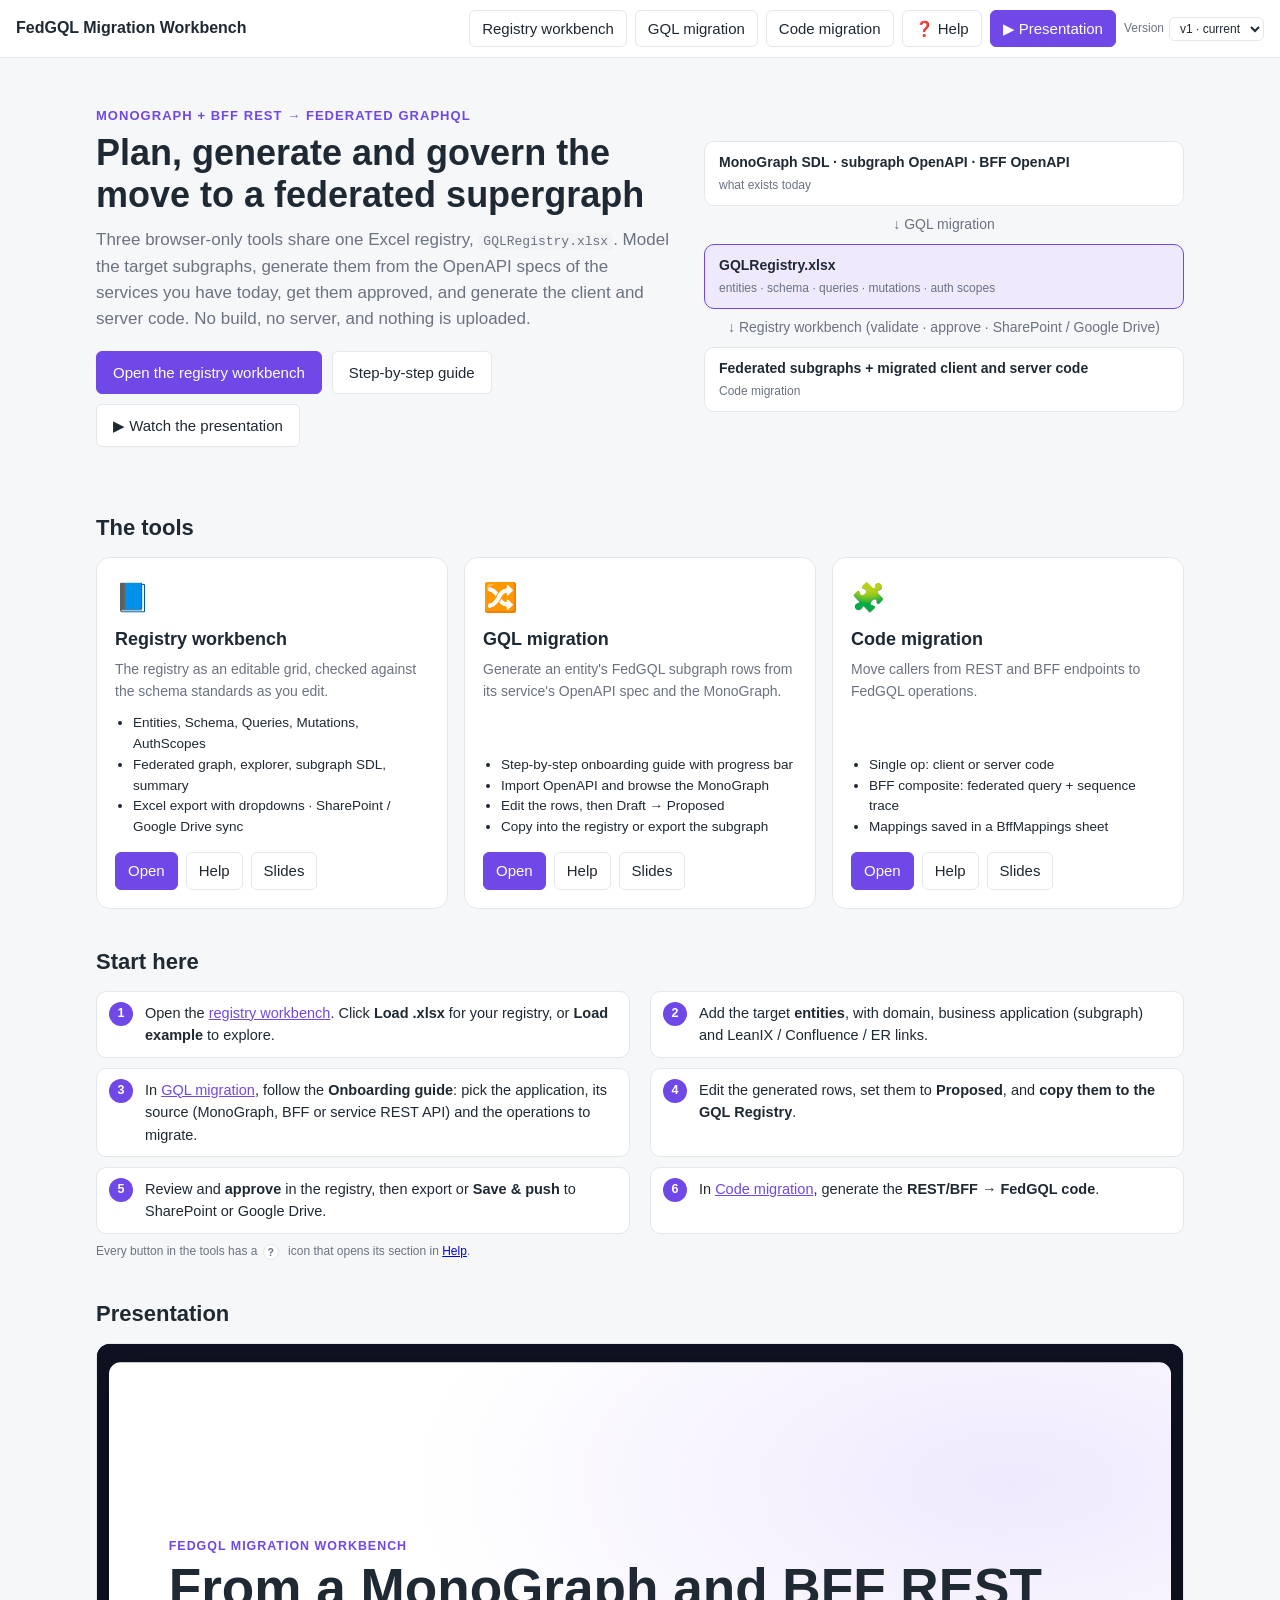
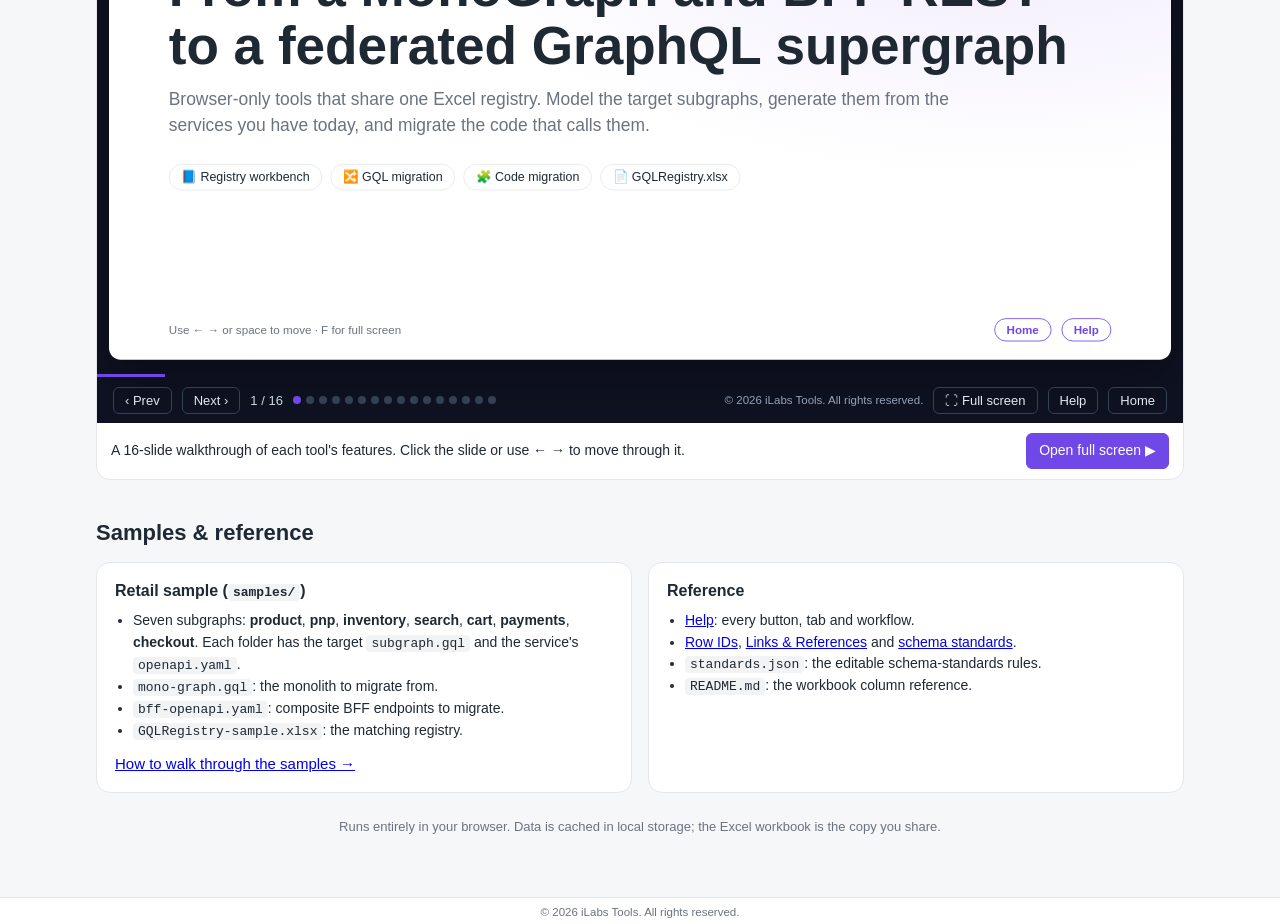
<file: index.html>
<!DOCTYPE html>
<html lang="en">
<head>
<meta charset="UTF-8" />
<meta name="viewport" content="width=device-width, initial-scale=1" />
<title>FedGQL Migration Workbench</title>
<link rel="stylesheet" href="styles.css" />
<style>
  :root{
    --bg: #f6f7f9; --panel: #fff; --ink: #1f2933; --muted: #6b7280; --line: #e4e7eb;
    --accent: #7048e8; --accent-soft: #efe9fd; --ok: #15803d; --bad: #b91c1c; --warn: #b45309;
  }
  body{ font-family: -apple-system, BlinkMacSystemFont, "Segoe UI", Roboto, Helvetica, Arial, sans-serif;
    background: var(--bg); color: var(--ink); font-size: 15px; line-height: 1.55; }
  header{ background: var(--panel); border-bottom: 1px solid var(--line); padding: 10px 16px; display: flex; align-items: center; gap: 8px; flex-wrap: wrap; }
  header a.btn{ text-decoration: none; }
  a.btn.primary{ background: var(--accent); color: #fff; border-color: var(--accent); }
  a.btn.primary:hover{ filter: brightness(1.08); }
  main{ max-width: 1120px; margin: 0 auto; padding: 0 16px 60px; }
  .hero{ padding: 48px 0 28px; display: grid; grid-template-columns: 1.2fr 1fr; gap: 32px; align-items: center; }
  .hero h2{ font-size: 36px; line-height: 1.15; margin: 0 0 12px; }
  .hero p{ font-size: 17px; color: var(--muted); margin: 0 0 18px; }
  .hero .ctas{ display: flex; gap: 10px; flex-wrap: wrap; }
  .hero .ctas a{ text-decoration: none; padding: 9px 16px; font-size: 15px; }
  .kicker{ font-size: 13px; font-weight: 700; letter-spacing: .08em; text-transform: uppercase; color: var(--accent); margin-bottom: 6px; }
  .flow{ display: grid; gap: 8px; }
  .flow div{ background: var(--panel); border: 1px solid var(--line); border-radius: 10px; padding: 10px 14px; font-size: 14px; }
  .flow div b{ display: block; }
  .flow .arrow{ border: none; background: none; text-align: center; padding: 0; color: var(--muted); }
  .flow .hi{ border-color: var(--accent); background: var(--accent-soft); }
  h2.sec{ font-size: 22px; margin: 36px 0 12px; }
  .tools{ display: grid; grid-template-columns: repeat(auto-fit, minmax(250px, 1fr)); gap: 16px; }
  .tool{ background: var(--panel); border: 1px solid var(--line); border-radius: 14px; padding: 18px; display: flex; flex-direction: column; gap: 6px; }
  .tool .ico{ font-size: 28px; }
  .tool h3{ margin: 0; font-size: 18px; }
  .tool p{ margin: 0; color: var(--muted); font-size: 14px; flex: 1; }
  .tool ul{ margin: 4px 0 8px; padding-left: 18px; font-size: 13.5px; }
  .tool .acts{ display: flex; gap: 8px; flex-wrap: wrap; }
  .tool .acts a{ text-decoration: none; }
  ol.steps{ counter-reset: s; list-style: none; padding: 0; margin: 0; display: grid; grid-template-columns: 1fr 1fr; gap: 10px 20px; }
  ol.steps li{ counter-increment: s; position: relative; background: var(--panel); border: 1px solid var(--line); border-radius: 10px; padding: 10px 12px 10px 48px; font-size: 14.5px; }
  ol.steps li::before{ content: counter(s); position: absolute; left: 12px; top: 10px; width: 24px; height: 24px; border-radius: 50%; background: var(--accent); color: #fff; font-weight: 700; font-size: 12.5px; display: flex; align-items: center; justify-content: center; }
  ol.steps a{ color: var(--accent); }
  .demo{ background: var(--panel); border: 1px solid var(--line); border-radius: 14px; overflow: hidden; }
  .demo iframe{ display: block; width: 100%; aspect-ratio: 16 / 10; border: 0; background: #0f1222; }
  .demo .bar{ display: flex; gap: 10px; align-items: center; padding: 10px 14px; border-top: 1px solid var(--line); font-size: 14px; flex-wrap: wrap; }
  .demo .bar a{ text-decoration: none; }
  .grid2{ display: grid; grid-template-columns: 1fr 1fr; gap: 16px; }
  .panel{ background: var(--panel); border: 1px solid var(--line); border-radius: 14px; padding: 16px 18px; }
  .panel h3{ margin: 0 0 6px; font-size: 16px; }
  .panel ul{ margin: 0; padding-left: 18px; font-size: 14px; }
  code{ background: #f1f3f5; padding: 1px 5px; border-radius: 4px; font-size: 13px; }
  footer{ color: var(--muted); font-size: 13px; text-align: center; padding: 24px 0 0; }
  @media (max-width: 860px){
    .hero, .tools, .grid2, ol.steps{ grid-template-columns: 1fr; }
    .hero{ padding-top: 28px; }
  }
</style>
</head>
<body>
<header>
  <h1>FedGQL Migration Workbench</h1>
  <span class="spacer"></span>
  <a class="btn" href="workbench.html">Registry workbench</a>
  <a class="btn" href="gql-migration.html">GQL migration</a>
  <a class="btn" href="subgraph-codemigration.html">Code migration</a>
  <!-- 
  <a class="btn" href="data-mapping.html">Data mapping</a>
  <a class="btn" href="rtm-mapping.html">Traceability</a>
--> 
  <a class="btn" href="help.html">❓ Help</a>
  <a class="btn primary" href="demo.html">▶ Presentation</a>
</header>

<main>
  <section class="hero">
    <div>
      <div class="kicker">MonoGraph + BFF REST → federated GraphQL</div>
      <h2>Plan, generate and govern the move to a federated supergraph</h2>
      <p>Three browser-only tools share one Excel registry, <code>GQLRegistry.xlsx</code>. Model the target
        subgraphs, generate them from the OpenAPI specs of the services you have today, get them approved,
        and generate the client and server code. No build, no server, and nothing is uploaded.</p>
      <div class="ctas">
        <a class="btn primary" href="workbench.html">Open the registry workbench</a>
        <a class="btn" href="help.html#quick-start">Step-by-step guide</a>
        <a class="btn" href="demo.html">▶ Watch the presentation</a>
      </div>
    </div>
    <div class="flow" aria-label="How the tools fit together">
      <div><b>MonoGraph SDL · subgraph OpenAPI · BFF OpenAPI</b><span class="hint">what exists today</span></div>
      <div class="arrow">↓ GQL migration</div>
      <div class="hi"><b>GQLRegistry.xlsx</b><span class="hint">entities · schema · queries · mutations · auth scopes</span></div>
      <div class="arrow">↓ Registry workbench (validate · approve · SharePoint / Google Drive)</div>
      <div><b>Federated subgraphs + migrated client and server code</b><span class="hint">Code migration</span></div>
    </div>
  </section>

  <h2 class="sec">The tools</h2>
  <div class="tools">
    <div class="tool">
      <div class="ico">📘</div><h3>Registry workbench</h3>
      <p>The registry as an editable grid, checked against the schema standards as you edit.</p>
      <ul><li>Entities, Schema, Queries, Mutations, AuthScopes</li><li>Federated graph, explorer, subgraph SDL, summary</li><li>Excel export with dropdowns · SharePoint / Google Drive sync</li></ul>
      <div class="acts"><a class="btn primary" href="workbench.html">Open</a><a class="btn" href="help.html#workbench">Help</a><a class="btn" href="demo.html#wb">Slides</a></div>
    </div>
    <div class="tool">
      <div class="ico">🔀</div><h3>GQL migration</h3>
      <p>Generate an entity's FedGQL subgraph rows from its service's OpenAPI spec and the MonoGraph.</p>
      <ul><li>Step-by-step onboarding guide with progress bar</li><li>Import OpenAPI and browse the MonoGraph</li><li>Edit the rows, then Draft → Proposed</li><li>Copy into the registry or export the subgraph</li></ul>
      <div class="acts"><a class="btn primary" href="gql-migration.html">Open</a><a class="btn" href="help.html#migration">Help</a><a class="btn" href="demo.html#mig">Slides</a></div>
    </div>
    <div class="tool">
      <div class="ico">🧩</div><h3>Code migration</h3>
      <p>Move callers from REST and BFF endpoints to FedGQL operations.</p>
      <ul><li>Single op: client or server code</li><li>BFF composite: federated query + sequence trace</li><li>Mappings saved in a BffMappings sheet</li></ul>
      <div class="acts"><a class="btn primary" href="subgraph-codemigration.html">Open</a><a class="btn" href="help.html#code-migration">Help</a><a class="btn" href="demo.html#code">Slides</a></div>
    </div>
    <!-- 
    <div class="tool">
      <div class="ico">🧭</div><h3>Requirements traceability</h3>
      <p>Trace a program's high-level requirements to detail requirements, impacted applications and interfaces, and the Data mapping datasets they change.</p>
      <ul><li>Onboarding guide: HLR → reqs → design → detail design</li><li>Change summary across apps, interfaces, datasets</li><li>Lineage by HLR ID · coverage checks</li></ul>
      <div class="acts"><a class="btn primary" href="rtm-mapping.html">Open</a><a class="btn" href="help.html#rtm">Help</a><a class="btn" href="samples/RTM-Sample.xlsx">Sample .xlsx</a></div>
    </div>
    <div class="tool">
      <div class="ico">🗺️</div><h3>Data mapping registry</h3>
      <p>Register applications by domain, then trace each attribute from MDM / PIM through integration and domain services to the BFF / FedGQL router and the UI.</p>
      <ul><li>Domains &amp; applications registry with architecture checks</li><li>Editable source → target mapping canvas</li><li>Lineage by business term · systems &amp; flows</li><li>Kafka event catalog · Avro / JSON Schema / SDL / DDL</li></ul>
      <div class="acts"><a class="btn primary" href="data-mapping.html">Open</a><a class="btn" href="samples/DataMappingRegistry-sample.xlsx">Sample .xlsx</a></div>
    </div>
    -->
  </div>

  <h2 class="sec">Start here</h2>
  <ol class="steps">
    <li>Open the <a href="workbench.html">registry workbench</a>. Click <b>Load .xlsx</b> for your registry, or <b>Load example</b> to explore.</li>
    <li>Add the target <b>entities</b>, with domain, business application (subgraph) and LeanIX / Confluence / ER links.</li>
    <li>In <a href="gql-migration.html">GQL migration</a>, follow the <b>Onboarding guide</b>: pick the application, its source (MonoGraph, BFF or service REST API) and the operations to migrate.</li>
    <li>Edit the generated rows, set them to <b>Proposed</b>, and <b>copy them to the GQL Registry</b>.</li>
    <li>Review and <b>approve</b> in the registry, then export or <b>Save &amp; push</b> to SharePoint or Google Drive.</li>
    <li>In <a href="subgraph-codemigration.html">Code migration</a>, generate the <b>REST/BFF → FedGQL code</b>.</li>
  </ol>
  <p class="hint" style="margin-top:8px">Every button in the tools has a <span class="help-ico" style="display:inline-flex">?</span> icon that opens its section in <a href="help.html">Help</a>.</p>

  <h2 class="sec">Presentation</h2>
  <div class="demo">
    <iframe src="demo.html" title="Workbench presentation" loading="lazy"></iframe>
    <div class="bar"><span>A 16-slide walkthrough of each tool's features. Click the slide or use ← → to move through it.</span><span class="spacer" style="flex:1"></span><a class="btn primary" href="demo.html">Open full screen ▶</a></div>
  </div>

  <h2 class="sec">Samples &amp; reference</h2>
  <div class="grid2">
    <div class="panel">
      <h3>Retail sample (<code>samples/</code>)</h3>
      <ul>
        <li>Seven subgraphs: <b>product</b>, <b>pnp</b>, <b>inventory</b>, <b>search</b>, <b>cart</b>, <b>payments</b>, <b>checkout</b>. Each folder has the target <code>subgraph.gql</code> and the service's <code>openapi.yaml</code>.</li>
        <li><code>mono-graph.gql</code>: the monolith to migrate from.</li>
        <li><code>bff-openapi.yaml</code>: composite BFF endpoints to migrate.</li>
        <li><code>GQLRegistry-sample.xlsx</code>: the matching registry.</li>
        <!-- 
        <li><code>DataMappingRegistry-sample.xlsx</code>: product and cart data mapped from MDM / PIM through Kafka, the services and the supergraph to the web, for <a href="data-mapping.html">Data mapping</a>.</li>
        <li><code>DataMappingRegistry-FCC-sample.xlsx</code>: cart &amp; checkout on Flipkart Commerce Cloud (FCC Transact API), from the PDP through the FCC cart, checkout, payment and order calls to the Order Service, plus a Databricks catalog hub (FCC Catalog, Algolia, Elasticsearch) and a ClickHouse data feed observatory, for <a href="data-mapping.html">Data mapping</a> (<a href="help.html#dm-samples">details</a>).</li>
        -->
      </ul>
      <p style="margin:10px 0 0"><a href="help.html#try-samples">How to walk through the samples →</a></p>
    </div>
    <div class="panel">
      <h3>Reference</h3>
      <ul>
        <li><a href="help.html">Help</a>: every button, tab and workflow.</li>
        <li><a href="help.html#row-ids">Row IDs</a>, <a href="help.html#links">Links &amp; References</a> and <a href="help.html#wb-standards">schema standards</a>.</li>
        <li><code>standards.json</code>: the editable schema-standards rules.</li>
        <li><code>README.md</code>: the workbook column reference.</li>
      </ul>
    </div>
  </div>

  <footer>Runs entirely in your browser. Data is cached in local storage; the Excel workbook is the copy you share.</footer>
</main>
<script src="versions.js" defer></script>
<footer class="site-foot">© 2026 iLabs Tools. All rights reserved.</footer>
</body>
</html>
</file>
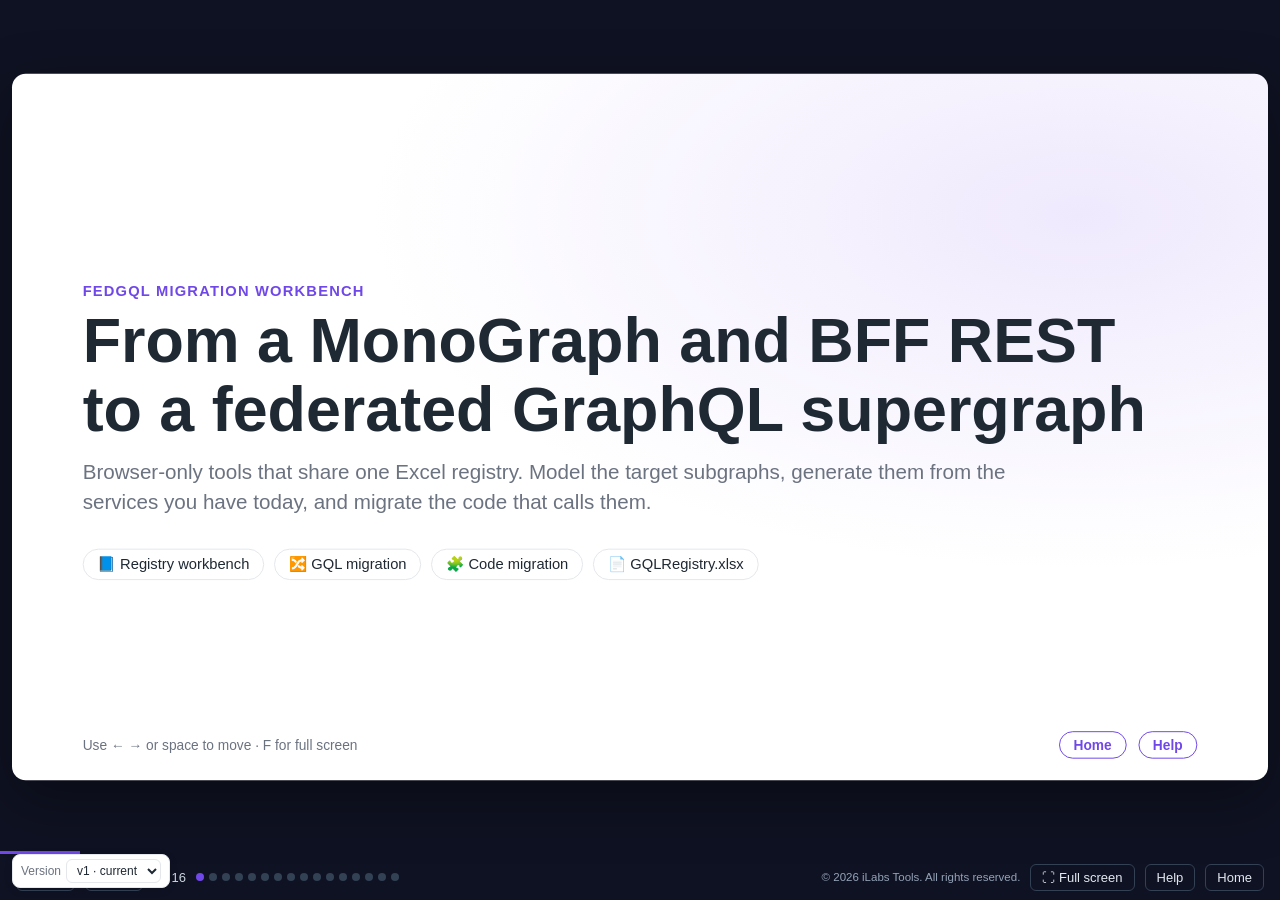
<file: demo.html>
<!DOCTYPE html>
<html lang="en">
<head>
<meta charset="UTF-8" />
<meta name="viewport" content="width=device-width, initial-scale=1" />
<title>Workbench Demo</title>
<style>
  :root{
    --bg: #0f1222; --stage: #ffffff; --ink: #1f2933; --muted: #6b7280; --line: #e4e7eb;
    --accent: #7048e8; --accent-soft: #efe9fd; --query: #0b7285; --mutation: #b45309;
    --ok: #15803d; --bad: #b91c1c; --warn: #b45309; --code: #0f172a;
  }
  *{ box-sizing: border-box; }
  html, body{ margin: 0; height: 100%; background: var(--bg); overflow: hidden;
    font-family: -apple-system, BlinkMacSystemFont, "Segoe UI", Roboto, Helvetica, Arial, sans-serif; color: var(--ink); }
  /* 1280×720 stage scaled to fit the window (PowerPoint-style) */
  #viewport{ position: absolute; inset: 0 0 46px 0; display: flex; align-items: center; justify-content: center; }
  #stage{ width: 1280px; height: 720px; position: relative; flex: none; transform-origin: center center; }
  .slide{ position: absolute; inset: 0; background: var(--stage); border-radius: 14px; padding: 56px 72px 48px;
    display: none; flex-direction: column; overflow: hidden; box-shadow: 0 20px 60px rgba(0,0,0,.35); }
  .slide.active{ display: flex; animation: in .35s ease; }
  @keyframes in{ from{ opacity: 0; transform: translateX(24px); } to{ opacity: 1; transform: none; } }
  .kicker{ font-size: 15px; font-weight: 700; letter-spacing: .08em; text-transform: uppercase; color: var(--accent); margin-bottom: 8px; }
  .slide h1{ font-size: 50px; line-height: 1.1; margin: 0 0 14px; }
  .slide h2{ font-size: 36px; line-height: 1.15; margin: 0 0 18px; }
  .slide p.sub{ font-size: 21px; color: var(--muted); margin: 0 0 22px; max-width: 980px; line-height: 1.45; }
  .cols{ display: grid; grid-template-columns: 1fr 1.15fr; gap: 40px; flex: 1; min-height: 0; align-items: start; }
  .cols.wide{ grid-template-columns: .8fr 1.35fr; gap: 32px; }
  table.m.wrap td{ white-space: normal; }
  ul.pts{ margin: 0; padding: 0; list-style: none; font-size: 19px; line-height: 1.45; }
  ul.pts li{ padding-left: 30px; position: relative; margin: 0 0 14px; }
  ul.pts li::before{ content: ""; position: absolute; left: 4px; top: 10px; width: 10px; height: 10px; border-radius: 3px; background: var(--accent); }
  ul.pts b{ color: var(--ink); }
  .foot{ position: absolute; left: 72px; right: 72px; bottom: 22px; display: flex; gap: 12px; align-items: center; font-size: 14px; color: var(--muted); }
  .foot .sp{ flex: 1; }
  .foot a, a.cta{ color: var(--accent); text-decoration: none; font-weight: 600; border: 1px solid var(--accent); border-radius: 999px; padding: 5px 14px; }
  .foot a:hover, a.cta:hover{ background: var(--accent); color: #fff; }
  code, .mono{ font-family: ui-monospace, SFMono-Regular, Menlo, monospace; }
  code{ background: #f1f3f5; padding: 1px 6px; border-radius: 5px; font-size: .88em; }

  /* title slide */
  .title{ background: radial-gradient(1200px 600px at 85% 20%, #efe9fd 0%, #fff 60%); justify-content: center; }
  .title h1{ font-size: 64px; }
  .badges{ display: flex; gap: 10px; flex-wrap: wrap; margin-top: 10px; }
  .badge{ font-size: 15px; border: 1px solid var(--line); border-radius: 999px; padding: 6px 14px; background: #fff; }

  /* mock app window */
  .win{ border: 1px solid var(--line); border-radius: 12px; background: #f6f7f9; overflow: hidden; box-shadow: 0 10px 30px rgba(15,18,34,.12); font-size: 13px; }
  .win .bar{ background: #fff; border-bottom: 1px solid var(--line); padding: 8px 12px; display: flex; gap: 6px; align-items: center; }
  .win .bar i{ width: 10px; height: 10px; border-radius: 50%; background: #e4e7eb; display: inline-block; }
  .win .bar b{ margin-left: 8px; font-size: 13px; }
  .win .bar .btn{ margin-left: auto; }
  .btn{ display: inline-block; border: 1px solid var(--line); background: #fff; border-radius: 6px; padding: 3px 9px; font-size: 12px; white-space: nowrap; }
  .btn.p{ background: var(--accent); color: #fff; border-color: var(--accent); }
  .tabs{ display: flex; gap: 2px; background: #fff; border-bottom: 1px solid var(--line); padding: 0 10px; }
  .tabs span{ padding: 7px 10px; color: var(--muted); border-bottom: 2px solid transparent; font-size: 12.5px; }
  .tabs span.on{ color: var(--accent); border-bottom-color: var(--accent); font-weight: 600; }
  .body{ padding: 12px; }
  table.m{ border-collapse: collapse; width: 100%; background: #fff; font-size: 12px; }
  table.m th, table.m td{ border: 1px solid var(--line); padding: 5px 7px; text-align: left; white-space: nowrap; }
  table.m th{ background: #f8f9fb; font-weight: 600; }
  .sel{ border: 1px solid #c9ccd1; border-radius: 5px; padding: 1px 6px; background: #fff; }
  .sel::after{ content: " ▾"; color: var(--muted); }
  .chip{ display: inline-block; border-radius: 999px; padding: 1px 8px; font-size: 11px; border: 1px solid var(--line); }
  .chip.draft{ color: var(--muted); } .chip.prop{ color: var(--warn); border-color: var(--warn); background: #fdf4e7; }
  .chip.appr{ color: var(--ok); border-color: var(--ok); background: #eafaf0; }
  .chip.lt{ color: var(--accent); border-color: var(--accent); background: var(--accent-soft); }
  .q{ color: var(--query); font-weight: 700; } .mu{ color: var(--mutation); font-weight: 700; }
  .warnrow td{ background: #fdf9ef; } .errcell{ outline: 2px solid var(--bad); outline-offset: -2px; }
  .hl{ box-shadow: 0 0 0 3px #fde68a; border-radius: 6px; }
  pre.code{ background: var(--code); color: #e2e8f0; padding: 12px 14px; border-radius: 10px; margin: 0; font-size: 12.5px; line-height: 1.5; overflow: hidden; white-space: pre; }
  pre.code .k{ color: #c4b5fd; } pre.code .c{ color: #64748b; } pre.code .s{ color: #86efac; } pre.code mark{ background: #78350f; color: #fde68a; border-radius: 3px; padding: 0 2px; }

  /* diagrams */
  .flow{ display: flex; align-items: stretch; gap: 14px; margin-top: 10px; }
  .node{ flex: 1; border: 1px solid var(--line); border-radius: 14px; padding: 16px; background: #fff; }
  .node h3{ margin: 0 0 6px; font-size: 19px; }
  .node p{ margin: 0; color: var(--muted); font-size: 15px; line-height: 1.4; }
  .node.hi{ border-color: var(--accent); background: var(--accent-soft); }
  .arrow{ align-self: center; font-size: 28px; color: var(--muted); }
  .tools{ display: grid; grid-template-columns: repeat(3, 1fr); gap: 20px; margin-top: 8px; }
  .tool{ border: 1px solid var(--line); border-radius: 16px; padding: 22px; background: #fff; display: flex; flex-direction: column; gap: 8px; }
  .tool .ico{ font-size: 34px; }
  .tool h3{ margin: 0; font-size: 22px; }
  .tool p{ margin: 0; color: var(--muted); font-size: 15.5px; line-height: 1.45; flex: 1; }
  .sg{ display: grid; grid-template-columns: repeat(4, 1fr); gap: 14px; }
  .sgc{ border: 1px solid var(--line); border-radius: 12px; padding: 14px; background: #fff; font-size: 14px; }
  .sgc h4{ margin: 0 0 6px; font-size: 17px; color: var(--accent); }
  .sgc div{ color: var(--muted); line-height: 1.45; }
  .router{ text-align: center; margin: 0 auto 14px; width: 60%; border: 2px dashed var(--accent); border-radius: 12px; padding: 10px; font-weight: 700; color: var(--accent); }
  ol.big{ counter-reset: s; list-style: none; padding: 0; margin: 0; display: grid; grid-template-columns: 1fr 1fr; gap: 12px 28px; }
  ol.big li{ counter-increment: s; position: relative; padding: 10px 14px 10px 54px; border: 1px solid var(--line); border-radius: 12px; font-size: 16.5px; line-height: 1.35; }
  ol.big li::before{ content: counter(s); position: absolute; left: 12px; top: 10px; width: 30px; height: 30px; border-radius: 50%; background: var(--accent); color: #fff; font-weight: 700; display: flex; align-items: center; justify-content: center; }
  .seq{ font-size: 13px; }
  .seq .lane{ display: grid; grid-template-columns: 110px repeat(4, 1fr); gap: 6px; margin-bottom: 6px; align-items: center; }
  .seq .actor{ text-align: center; background: #fff; border: 1px solid var(--line); border-radius: 8px; padding: 6px 4px; font-weight: 600; }
  .seq .msg{ grid-column: span 1; background: var(--accent-soft); border-radius: 6px; padding: 4px 8px; }

  /* controls */
  #controls{ position: fixed; left: 0; right: 0; bottom: 0; height: 46px; display: flex; align-items: center; gap: 10px; padding: 0 16px; color: #cbd5e1; font-size: 13px; }
  #controls button, #controls a{ background: transparent; color: #e2e8f0; border: 1px solid #334155; border-radius: 6px; padding: 5px 11px; font: inherit; cursor: pointer; text-decoration: none; }
  #controls button:hover, #controls a:hover{ background: #1e293b; }
  #controls .copy{ font-size: 11.5px; color: #94a3b8; white-space: nowrap; }
  @media (max-width: 760px){ #controls .copy{ display: none; } }
  #controls .sp{ flex: 1; }
  #progress{ position: fixed; left: 0; bottom: 46px; height: 3px; background: var(--accent); transition: width .3s; }
  #dots{ display: flex; gap: 5px; }
  #dots b{ width: 8px; height: 8px; border-radius: 50%; background: #334155; cursor: pointer; }
  #dots b.on{ background: var(--accent); }
  @media (prefers-reduced-motion: reduce){ .slide.active{ animation: none; } }
</style>
</head>
<body>
<div id="viewport"><div id="stage">

<!-- 1 · Title -->
<section class="slide title" data-id="intro">
  <div class="kicker">FedGQL Migration Workbench</div>
  <h1>From a MonoGraph and BFF REST<br>to a federated GraphQL supergraph</h1>
  <p class="sub">Browser-only tools that share one Excel registry. Model the target subgraphs, generate them from the services you have today, and migrate the code that calls them.</p>
  <div class="badges"><span class="badge">📘 Registry workbench</span><span class="badge">🔀 GQL migration</span><span class="badge">🧩 Code migration</span><span class="badge">📄 GQLRegistry.xlsx</span></div>
  <div class="foot"><span>Use ← → or space to move · F for full screen</span><span class="sp"></span><a href="index.html">Home</a><a href="help.html">Help</a></div>
</section>

<!-- 2 · Journey -->
<section class="slide" data-id="journey">
  <div class="kicker">The journey</div>
  <h2>Split the monolith into subgraphs, one entity at a time</h2>
  <div class="flow">
    <div class="node"><h3>Today</h3><p>A monolithic <b>MonoGraph</b> schema, plus <b>BFF</b> REST endpoints that fan out to several services by hand.</p></div>
    <div class="arrow">→</div>
    <div class="node hi"><h3>Registry</h3><p>Every entity, type, operation and auth scope in <code>GQLRegistry.xlsx</code>, with owners, approval status and links.</p></div>
    <div class="arrow">→</div>
    <div class="node"><h3>Target</h3><p>Federated <b>subgraphs</b> joined by <code>@key</code>. The router answers one query from several subgraphs.</p></div>
  </div>
  <ul class="pts" style="margin-top:34px">
    <li><b>Generate the subgraphs</b> from each service's OpenAPI spec, and check them against the MonoGraph.</li>
    <li><b>Govern</b> every change: Draft → Proposed → Approved, checked against the schema standards.</li>
    <li><b>Migrate the callers</b>: REST and BFF endpoints become FedGQL client and server code.</li>
  </ul>
  <div class="foot"><span>2</span><span class="sp"></span><a href="help.html#overview">Help: overview</a></div>
</section>

<!-- 3 · Three tools -->
<section class="slide" data-id="tools">
  <div class="kicker">Three tools, one workbook</div>
  <h2>What each tool does</h2>
  <div class="tools">
    <div class="tool"><div class="ico">📘</div><h3>Registry workbench</h3><p>The registry as an editable grid, with a federated graph view, an operation explorer, subgraph SDL, a summary and SharePoint / Google Drive sync.</p><a class="cta" href="workbench.html">workbench.html</a></div>
    <div class="tool"><div class="ico">🔀</div><h3>GQL migration</h3><p>Turn a service's OpenAPI spec and the MonoGraph into FedGQL registry rows. Review, propose and copy them into the registry.</p><a class="cta" href="gql-migration.html">gql-migration.html</a></div>
    <div class="tool"><div class="ico">🧩</div><h3>Code migration</h3><p>Map REST operations and BFF endpoints to FedGQL operations, and generate client and server code plus federated queries.</p><a class="cta" href="subgraph-codemigration.html">subgraph-codemigration.html</a></div>
  </div>
  <div class="foot"><span>3</span><span class="sp"></span><a href="help.html#quick-start">Help: quick start</a></div>
</section>

<!-- 4 · Registry grid -->
<section class="slide" data-id="wb">
  <div class="kicker">Registry workbench · workbench.html</div>
  <h2>The registry as an editable grid</h2>
  <div class="cols wide">
    <ul class="pts">
      <li><b>Five sheets</b>: Entities, Schema, Queries, Mutations, AuthScopes.</li>
      <li><b>Dropdowns</b> for entity, Kind, Persona and Approval Status, including in the exported Excel file.</li>
      <li><b>Row IDs include the entity</b>: <code>QRY-ENT-003-001</code>. Picking a row's entity renumbers its ID.</li>
      <li>Excel-style <b>filter, widen and hide</b> on every column. Edits save automatically.</li>
      <li><b>Links</b> are tagged <span class="chip lt">LeanIX</span> <span class="chip lt">Confluence</span> <span class="chip lt">ER</span>.</li>
    </ul>
    <div class="win">
      <div class="bar"><i></i><i></i><i></i><b>GraphQL Schema Registry</b><span class="btn">Load .xlsx</span><span class="btn">Export .xlsx</span><span class="btn">Template</span></div>
      <div class="tabs"><span class="on">Registry</span><span>Federated Graph</span><span>Explorer</span><span>Subgraph SDL</span><span>Summary</span></div>
      <div class="body">
        <div style="display:flex;gap:6px;margin-bottom:8px"><span class="btn">Entities (5)</span><span class="btn">Schema (27)</span><span class="btn p">Queries (5)</span><span class="btn">Mutations (2)</span><span class="btn">AuthScopes (11)</span></div>
        <table class="m wrap">
          <tr><th>QueryID</th><th>Entity</th><th>Query</th><th>Return</th><th>Approval</th></tr>
          <tr><td class="mono">QRY-ENT-001-001</td><td><span class="sel">ENT-001 · Product</span></td><td>product</td><td>Product</td><td><span class="chip appr">Approved</span></td></tr>
          <tr><td class="mono">QRY-ENT-002-001</td><td><span class="sel">ENT-002 · ProductStoreContext</span></td><td>productStoreContext</td><td>ProductStoreContext</td><td><span class="chip prop">Proposed</span></td></tr>
          <tr><td class="mono">QRY-ENT-004-001</td><td><span class="sel">ENT-004 · ProductSearch</span></td><td>searchProducts</td><td>SearchResponse!</td><td><span class="chip draft">Draft</span></td></tr>
          <tr><td class="mono hl">QRY-ENT-000-001</td><td><span class="sel">—</span></td><td></td><td></td><td></td></tr>
        </table>
        <div style="margin-top:8px;font-size:12px;color:var(--muted)">↑ <b>+ Add row</b> creates <code>…-ENT-000-001</code>; pick an entity and it becomes <code>QRY-ENT-00n-###</code>.</div>
      </div>
    </div>
  </div>
  <div class="foot"><span>4</span><span class="sp"></span><a href="workbench.html">Open</a><a href="help.html#wb-registry">Help</a></div>
</section>

<!-- 5 · AuthScopes -->
<section class="slide" data-id="wb-scopes">
  <div class="kicker">Registry workbench · AuthScopes</div>
  <h2>Auth scopes: one row per scope and persona</h2>
  <div class="cols">
    <ul class="pts">
      <li>Pick the <b>Persona</b> from a dropdown: Customer, CustomerCare, B2BShopper, B2BShopperCare, B2BAdmin, B2BAdminCare.</li>
      <li>Describe the <b>Permission</b> the scope grants that persona. <b>No row means no access.</b></li>
      <li>Scopes belong to an entity, so their IDs are <code>SCP-&lt;EntityID&gt;-###</code>.</li>
    </ul>
    <div class="win">
      <div class="bar"><i></i><i></i><i></i><b>AuthScopes (11)</b></div>
      <div class="body">
        <table class="m">
          <tr><th>ScopeID</th><th>Scope</th><th>Persona</th><th>Permission</th></tr>
          <tr><td class="mono">SCP-ENT-002-001</td><td>price:read</td><td><span class="sel">Customer</span></td><td>read store shelf price</td></tr>
          <tr><td class="mono">SCP-ENT-002-002</td><td>price:read</td><td><span class="sel">B2BShopper</span></td><td>read own org contract price</td></tr>
          <tr><td class="mono">SCP-ENT-002-004</td><td>price:write</td><td><span class="sel hl">B2BAdmin</span></td><td>set store price for own org</td></tr>
          <tr><td class="mono">SCP-ENT-003-001</td><td>inventory:read</td><td><span class="sel">Customer</span></td><td>read store availability</td></tr>
          <tr><td class="mono">SCP-ENT-004-001</td><td>search:read</td><td><span class="sel">Customer</span></td><td>search the catalogue</td></tr>
        </table>
      </div>
    </div>
  </div>
  <div class="foot"><span>5</span><span class="sp"></span><a href="workbench.html">Open</a><a href="help.html#sheet-authscopes">Help</a></div>
</section>

<!-- 6 · Standards -->
<section class="slide" data-id="wb-standards">
  <div class="kicker">Registry workbench · schema standards</div>
  <h2>Schema standards checked as you type</h2>
  <div class="cols">
    <ul class="pts">
      <li>Rules come from <i>GQL Federation — Schema Standards and Patterns</i> (<code>standards.json</code>).</li>
      <li>Flagged cells are <b>outlined</b>. The ⚠ badge lists each issue with a fix and a link to the relevant section.</li>
      <li>Filter the grid to <b>rows with issues</b>. <b>Standards ⓘ</b> opens the full rule list.</li>
      <li>Advisory in the registry. In GQL migration, <b>errors block</b> copying and export.</li>
    </ul>
    <div class="win">
      <div class="bar"><i></i><i></i><i></i><b>Schema</b><span class="btn" style="color:var(--warn);border-color:var(--warn)">⚠ 2 rows with standards issues</span></div>
      <div class="body">
        <table class="m">
          <tr><th>TypeName</th><th>Definition</th><th></th></tr>
          <tr class="warnrow"><td>Price</td><td class="mono">amount: <span class="errcell">Float!</span></td><td><span class="chip prop">⚠ 1</span></td></tr>
          <tr><td colspan="3" style="white-space:normal;font-size:11.5px;color:var(--warn)">SCALAR-MONEY-NOT-DECIMAL — monetary fields should use the <b>Money</b> scalar · §Scalars ↗</td></tr>
          <tr class="warnrow"><td>SearchResponse</td><td class="mono">facets: <span class="errcell">[SearchFacet!]</span></td><td><span class="chip" style="color:var(--bad);border-color:var(--bad)">⚠ 1</span></td></tr>
          <tr><td colspan="3" style="white-space:normal;font-size:11.5px;color:var(--bad)">NULL-ARRAY-NONNULL — arrays must be <b>[Type!]!</b> (no data = empty array) · §Nullability ↗</td></tr>
        </table>
      </div>
    </div>
  </div>
  <div class="foot"><span>6</span><span class="sp"></span><a href="workbench.html">Open</a><a href="help.html#wb-standards">Help</a></div>
</section>

<!-- 7 · Views -->
<section class="slide" data-id="wb-views">
  <div class="kicker">Registry workbench · views</div>
  <h2>See the supergraph the registry describes</h2>
  <div class="cols">
    <ul class="pts">
      <li><b>Federated Graph</b>: a Mermaid diagram of router → subgraphs → entities, grouped by application or capability.</li>
      <li><b>Federated Graph</b>: subgraphs → entities, an Apollo-style schema <b>Visualization</b> with lint markers, and a <b>Mermaid ER</b> of how types extend each other across subgraphs.</li>
      <li><b>Explorer</b>: search the queries and mutations and see each one's signature, a sample operation and the entity SDL.</li>
      <li><b>✎ Edit row</b>: every field and parameter as its own row with a description.</li>
      <li><b>Subgraph SDL</b>: the complete SDL for an entity, with <b>borrow / extend</b> for entities owned by other subgraphs.</li>
      <li><b>Summary</b>: counts per subgraph, an approval breakdown and a tree of type relationships.</li>
    </ul>
<pre class="code"><span class="c"># Subgraph SDL — pnp (ENT-002)</span>
<span class="k">type</span> ProductStoreContext <span class="c">@key(fields: "sku storeId")</span> {
  sku: String!
  storeId: ID!
  price: Price!
}
<span class="k">type</span> Price { amount: Money!  currency: String! }

<span class="k">extend type</span> Product <span class="c">@key(fields: "sku")</span> {
  sku: String! <span class="c">@external</span>
  <mark>storeContext(storeId: ID!): ProductStoreContext</mark>
  <mark>allStoreContexts: [ProductStoreContext!]!</mark>
}

<span class="k">type</span> Query {
  productStoreContext(sku: String!, storeId: ID!): ProductStoreContext
}</pre>
  </div>
  <div class="foot"><span>7</span><span class="sp"></span><a href="workbench.html">Open</a><a href="help.html#wb-graph">Help</a></div>
</section>

<!-- 8 · Sync -->
<section class="slide" data-id="wb-sync">
  <div class="kicker">Registry workbench · sharing</div>
  <h2>Excel is the shared copy; SharePoint or Google Drive keeps the versions</h2>
  <div class="flow">
    <div class="node"><h3>📥 Load / Template / Example</h3><p>Open a workbook, start from the template (it includes the FedGQL default scalars), or load the retail sample.</p></div>
    <div class="node hi"><h3>🔀 Pull &amp; merge</h3><p>Compares your last sync, your local edits and the SharePoint or Drive copy. If both sides changed a row, both versions are kept.</p></div>
    <div class="node"><h3>📤 Save &amp; push</h3><p>Downloads the next version (<code>…-v3.xlsx</code>) to upload next to the previous one in SharePoint or Drive.</p></div>
  </div>
  <ul class="pts" style="margin-top:30px">
    <li>Switch between <b>SharePoint</b> and <b>Google Drive</b> in the sync bar. No sign-in: the page opens the file or folder for you.</li>
    <li>Exports include <b>in-cell dropdowns</b> for Persona, Kind, Approval Status and EntityID.</li>
  </ul>
  <div class="foot"><span>8</span><span class="sp"></span><a href="workbench.html">Open</a><a href="help.html#wb-sharepoint">Help</a></div>
</section>

<!-- 9 · Migration: load + import -->
<section class="slide" data-id="mig">
  <div class="kicker">GQL migration · gql-migration.html</div>
  <h2>Pick the entity, import the service's OpenAPI spec</h2>
  <div class="cols">
    <ul class="pts">
      <li><b>Load data</b>: load <code>GQLRegistry.xlsx</code> and pick the <b>registry entity</b> to migrate.</li>
      <li><b>Import OpenAPI spec</b>: schemas become types, request bodies become inputs, GETs become <span class="q">queries</span> and writes become <span class="mu">mutations</span>.</li>
      <li>Generated rows get the entity in their IDs: <code>SCH-</code>, <code>QRY-</code>, <code>MUT-ENT-002-###</code>.</li>
      <li>You can reload a <code>…-subgraph.xlsx</code> you exported earlier to continue.</li>
    </ul>
    <div class="win">
      <div class="bar"><i></i><i></i><i></i><b>FedGQL Migration Workbench</b><span class="btn">Export subgraph</span></div>
      <div class="tabs"><span class="on">Load data</span><span>MonoGraph schema</span><span>Subgraphs</span><span>FedGQL subgraph</span><span>Code migration</span><span>GQL Registry</span></div>
      <div class="body">
        <div style="margin-bottom:8px"><b>GQL Registry entity</b> <span class="sel hl">ENT-002 · ProductStoreContext</span></div>
        <table class="m"><tr><th>Field</th><th>Value</th></tr>
          <tr><td>Business Application</td><td>pnp</td></tr>
          <tr><td>Links &amp; References</td><td><span class="chip lt">LeanIX</span> <span class="chip lt">Confluence</span> <span class="chip lt">ER</span></td></tr></table>
        <div style="margin-top:10px"><span class="btn p">Import OpenAPI spec (JSON/YAML)…</span> <span style="color:var(--ok);font-size:12px">✓ pnp/openapi.yaml · 3 types · 3 ops</span></div>
      </div>
    </div>
  </div>
  <div class="foot"><span>9</span><span class="sp"></span><a href="gql-migration.html">Open</a><a href="help.html#mig-load">Help</a></div>
</section>

<!-- 10 · MonoGraph -->
<section class="slide" data-id="mig-mono">
  <div class="kicker">GQL migration · MonoGraph schema</div>
  <h2>Track where each MonoGraph type and method moves</h2>
  <div class="cols">
    <ul class="pts">
      <li>Load the monolith's SDL, then <b>search</b> its types and root methods.</li>
      <li>View each item's source SDL, or copy it as a <b>federation <code>@key</code> stub</b>.</li>
      <li><b>Assign</b> each item to a target domain and entity, to see how much of the monolith is covered.</li>
    </ul>
    <div class="win">
      <div class="bar"><i></i><i></i><i></i><b>MonoGraph schema · mono-graph.gql</b></div>
      <div class="body" style="display:grid;grid-template-columns:170px 1fr;gap:10px">
        <table class="m"><tr><th>Types &amp; methods</th></tr><tr><td>Product</td></tr><tr><td style="background:var(--accent-soft)"><b>ProductStoreContext</b></td></tr><tr><td>Inventory</td></tr><tr><td><span class="q">Q</span> searchProducts</td></tr><tr><td><span class="mu">M</span> updateStorePrice</td></tr></table>
        <div>
<pre class="code" style="font-size:11.5px"><span class="k">type</span> ProductStoreContext {
  sku: String!
  storeId: ID!
  price: Price!
  inventoryCount: Int!
}</pre>
          <div style="margin-top:8px;font-size:12px"><b>Assign to target</b> Domain <span class="sel">pnp</span> Entity <span class="sel">ProductStoreContext</span> <span class="btn p">Save</span></div>
        </div>
      </div>
    </div>
  </div>
  <div class="foot"><span>10</span><span class="sp"></span><a href="gql-migration.html">Open</a><a href="help.html#mig-monograph">Help</a></div>
</section>

<!-- 11 · FedGQL subgraph -->
<section class="slide" data-id="mig-fedgql">
  <div class="kicker">GQL migration · FedGQL subgraph</div>
  <h2>Edit, propose, then copy into the registry</h2>
  <div class="cols wide">
    <ul class="pts">
      <li><b>Step 1</b>: edit the generated rows in place, including links, approval and parameters.</li>
      <li><b>Step 2</b>: set a row's Approval to <span class="chip prop">Proposed</span> when it's ready.</li>
      <li><b>Step 3</b>: <b>Copy to GQL Registry →</b>. Only Proposed rows are checked and copied. <b>Standards errors must be fixed first.</b></li>
      <li>Or <b>Export subgraph xls</b> to share the rows as a file.</li>
    </ul>
    <div class="win">
      <div class="bar"><i></i><i></i><i></i><b>FedGQL subgraph — pnp</b><span class="btn p">Copy to GQL Registry →</span></div>
      <div class="body">
        <table class="m wrap">
          <tr><th>ID</th><th>Name</th><th>REST API</th><th>Approval</th></tr>
          <tr><td class="mono">QRY-ENT-002-001</td><td>productStoreContext</td><td class="mono">GET /prices/{sku}/stores/{storeId}</td><td><span class="sel hl">Proposed</span></td></tr>
          <tr><td class="mono">QRY-ENT-002-002</td><td>allStoreContexts</td><td class="mono">GET /prices/{sku}/stores</td><td><span class="sel">Draft</span></td></tr>
          <tr><td class="mono">MUT-ENT-002-001</td><td>updateStorePrice</td><td class="mono">PUT /prices/{sku}/stores/{storeId}</td><td><span class="sel hl">Proposed</span></td></tr>
        </table>
        <div style="margin-top:8px;font-size:12px;color:var(--ok)">✓ Registry merged: 1 entity · 2 queries/mutations → review under <b>GQL Registry</b></div>
      </div>
    </div>
  </div>
  <div class="foot"><span>11</span><span class="sp"></span><a href="gql-migration.html">Open</a><a href="help.html#mig-fedgql">Help</a></div>
</section>

<!-- 12 · Code: single op -->
<section class="slide" data-id="code">
  <div class="kicker">Code migration · subgraph-codemigration.html</div>
  <h2>REST call in, FedGQL client or server code out</h2>
  <div class="cols">
    <ul class="pts">
      <li>Load the registry and the service's REST spec. The <b>REST</b> line in each operation's <b>Links &amp; References</b> pairs it with its REST operation.</li>
      <li><b>Client</b>: JavaScript, Java, Android (Kotlin), iOS (Swift).</li>
      <li><b>Server</b>: the whole federation subgraph — schema, REST client, Query / Mutation / entity resolvers and bootstrap — in Spring for GraphQL, Hot Chocolate or Apollo Server.</li>
      <li>REST and FedGQL shown side by side, with <mark style="background:#fef3c7">renamed fields highlighted</mark>.</li>
    </ul>
    <div style="display:grid;gap:10px">
<pre class="code"><span class="c">// Current — REST (GET /products/{sku})</span>
<span class="k">const</span> res = <span class="k">await</span> fetch(`${BASE}/products/${sku}`);
<span class="k">const</span> product = <span class="k">await</span> res.json();</pre>
<pre class="code"><span class="c">// Target — FedGQL</span>
<span class="k">const</span> query = `<span class="k">query</span> Product($sku: String!) {
  product(sku: $sku) { sku title <mark>imageUrl</mark> brand }
}`;
<span class="k">const</span> { data } = <span class="k">await</span> post(GRAPHQL_URL, { query, variables: { sku } });</pre>
    </div>
  </div>
  <div class="foot"><span>12</span><span class="sp"></span><a href="subgraph-codemigration.html">Open</a><a href="help.html#code-single">Help</a></div>
</section>

<!-- 13 · Code: BFF composite -->
<section class="slide" data-id="code-bff">
  <div class="kicker">Code migration · BFF composite</div>
  <h2>One BFF endpoint becomes one federated query</h2>
  <div class="cols">
    <ul class="pts">
      <li>Pick the BFF endpoint, then <b>＋ Add FedGQL op</b> for each subgraph operation it calls.</li>
      <li>You get the <b>combined document</b>, a <b>single federated query</b> and a <b>sequence trace</b> of how the router resolves it.</li>
      <li>Handler or client code is generated. Mappings are saved to a <code>BffMappings</code> sheet.</li>
    </ul>
    <div>
      <div class="win" style="margin-bottom:10px"><div class="body seq">
        <div class="lane"><span class="actor">Client</span><span class="actor">Router</span><span class="actor">search</span><span class="actor">product</span><span class="actor">pnp + inventory</span></div>
        <div class="lane"><span>GET /bff/search</span><span class="msg" style="grid-column:2/4">① searchProducts → skus</span></div>
        <div class="lane"><span></span><span class="msg" style="grid-column:3/5;margin-left:40%">② _entities: title, brand</span></div>
        <div class="lane"><span></span><span class="msg" style="grid-column:4/6;margin-left:40%">③ storeContext → price + stock</span></div>
      </div></div>
<pre class="code" style="font-size:11.5px"><span class="k">query</span> SearchAndCheckStorePrices {
  searchProducts(query: <span class="s">"running shoes"</span>) {
    hits { sku title brand
      storeContext(storeId: <span class="s">"store-melbourne-01"</span>) {
        price { amount currency } inventoryCount } } } }</pre>
    </div>
  </div>
  <div class="foot"><span>13</span><span class="sp"></span><a href="subgraph-codemigration.html">Open</a><a href="help.html#code-bff">Help</a></div>
</section>

<!-- 14 · Code: orchestrated mutation -->
<section class="slide" data-id="code-orch">
  <div class="kicker">Code migration · orchestrating mutation</div>
  <h2>Checkout: one mutation, orchestrated</h2>
  <div class="cols">
    <ul class="pts">
      <li>The router runs mutation fields one after another, but <b>one field can't use the previous field's result</b>.</li>
      <li>Pick <b>submitCheckout</b> as the <b>orchestrating mutation</b>. The other ops become its steps: cart → inventory → payments → clear cart.</li>
      <li>You get the one mutation the client sends, a <b>resolver skeleton</b> with compensation on failure, and a <b>Mermaid</b> sequence diagram.</li>
      <li>Single ops get a sequence trace too: router → subgraph → <code>_entities</code> by <code>@key</code>.</li>
    </ul>
    <div>
      <div class="win" style="margin-bottom:10px"><div class="body seq">
        <div class="lane"><span class="actor">Client</span><span class="actor">Router</span><span class="actor">checkout</span><span class="actor">cart · inventory</span><span class="actor">payments</span></div>
        <div class="lane"><span>POST /bff/checkout</span><span class="msg" style="grid-column:2/4">① submitCheckout(input)</span></div>
        <div class="lane"><span></span><span class="msg" style="grid-column:3/5;margin-left:30%">② cart(id) · ③ inventory(sku, storeId)</span></div>
        <div class="lane"><span></span><span class="msg" style="grid-column:3/6;margin-left:20%">④ processPayment(input) → PaymentTransaction</span></div>
        <div class="lane"><span></span><span class="msg" style="grid-column:3/5;margin-left:30%">⑤ clearCart(input)</span></div>
        <div class="lane"><span></span><span class="msg" style="grid-column:2/4">⑥ CheckoutResult { success, order }</span></div>
      </div></div>
<pre class="code" style="font-size:11.5px"><span class="k">mutation</span> SubmitCheckout($input: SubmitCheckoutInput!) {
  submitCheckout(input: $input) {
    success
    order { id status totalPaid paymentTransaction { id status } }
    errors { code message } } }</pre>
    </div>
  </div>
  <div class="foot"><span>14</span><span class="sp"></span><a href="subgraph-codemigration.html">Open</a><a href="help.html#code-bff">Help</a></div>
</section>

<!-- 15 · Data mapping -->
 <!-- 
<section class="slide" data-id="dm">
  <div class="kicker">Data mapping · data-mapping.html</div>
  <h2>Trace every attribute from core system to screen</h2>
  <div class="flow">
    <div class="node"><h3>Core &amp; third party</h3><p>MDM, PIM, ERP, supplier files, SaaS APIs.</p></div>
    <div class="arrow">→</div>
    <div class="node"><h3>Integration</h3><p>REST, Kafka or CSV into an integration service; canonical Kafka events out.</p></div>
    <div class="arrow">→</div>
    <div class="node hi"><h3>Services</h3><p>Each owns its table, REST API, subgraph and events.</p></div>
    <div class="arrow">→</div>
    <div class="node"><h3>Edge &amp; UI</h3><p>FedGQL router → web, BFF → app.</p></div>
  </div>
  <ul class="pts" style="margin-top:28px">
    <li>One workbook, <code>DataMappingRegistry.xlsx</code>: domains, applications, datasets, attributes, <b>source → target mappings</b> with transformations, flows, Kafka events and a business glossary.</li>
    <li><b>Mapping canvas</b>: drag a port onto an attribute to map it; focus on a flow, a term or an application; ✨ Auto-map suggests drafts.</li>
    <li><b>Lineage</b> by business term (core → UI coverage), a <b>Kafka catalog</b>, and generated Avro / JSON Schema / SDL / DDL / TypeScript.</li>
    <li><b>Issues</b> enforce the architecture: front ends only via the BFF or router, core data only via integration services, PII masked before it leaves.</li>
  </ul>
  <div class="foot"><span>15</span><span class="sp"></span><a href="data-mapping.html">Open</a><a href="help.html#data-mapping">Help</a></div>
</section>
-->
<!-- 16 · Data mapping: FCC sample -->
 <!-- 
<section class="slide" data-id="dm-fcc">
  <div class="kicker">Data mapping · samples/DataMappingRegistry-FCC-sample.xlsx</div>
  <h2>Cart &amp; checkout on Flipkart Commerce Cloud</h2>
  <div class="cols">
    <ul class="pts">
      <li><b>PDP → cart</b>: the SKU's FCC <code>listingId</code> rides from the Product Service to the add-to-cart form.</li>
      <li>The <b>Commerce Orchestrator</b> owns the commerce subgraph and calls the FCC Transact REST API with the five FCC headers.</li>
      <li><b>placeOrder</b> is a saga: Initiate Checkout (soft reservation) → Initiate Payment (order id) → Create Order (pending / approved).</li>
      <li>The <b>FCC Order Bridge</b> turns FCC's payment webhook + Get Checkout into <code>order.created.v1</code> for the Order Service.</li>
      <li>A Databricks <b>Catalog Hub</b> (data hub) merges MDM (Kafka) and PIM (file) and pushes the catalog to the Product Service, FCC Catalog, Algolia and Elasticsearch; a ClickHouse <b>Data Feed Observatory</b> collects every feed and ingestion log from Kafka.</li>
      <li>FCC bodies are modelled from the public docs and marked <i>Proposed</i>.</li>
    </ul>
    <div class="win"><div class="body seq">
      <div class="lane"><span class="actor">Web</span><span class="actor">Router</span><span class="actor">Orchestrator</span><span class="actor">FCC</span><span class="actor">Bridge → OMS</span></div>
      <div class="lane"><span></span><span class="msg" style="grid-column:2/4">① addToCart(input)</span></div>
      <div class="lane"><span></span><span class="msg" style="grid-column:3/5;margin-left:20%">② POST /v1/cart · /v1/cart/{id}/items</span></div>
      <div class="lane"><span></span><span class="msg" style="grid-column:2/4">③ placeOrder(input)</span></div>
      <div class="lane"><span></span><span class="msg" style="grid-column:3/5;margin-left:20%">④ /v1/checkout → /payments → /order</span></div>
      <div class="lane"><span></span><span class="msg" style="grid-column:4/6;margin-left:20%">⑤ webhook · GET /v1/checkout/{id}</span></div>
      <div class="lane"><span></span><span class="msg" style="grid-column:4/6;margin-left:40%">⑥ order.created.v1</span></div>
    </div></div>
  </div>
  <div class="foot"><span>16</span><span class="sp"></span><a href="data-mapping.html">Open</a><a href="help.html#dm-samples">Help</a></div>
</section>
-->
<!-- 17 · Samples -->
<section class="slide" data-id="samples">
  <div class="kicker">samples/</div>
  <h2>A complete retail example to practise on</h2>
  <div class="router">Router · supergraph (7 subgraphs)</div>
  <div class="sg">
    <div class="sgc"><h4>product</h4><div>Owns <code>Product @key(sku)</code>.</div></div>
    <div class="sgc"><h4>pnp</h4><div>Owns ProductStoreContext and Price; adds <code>storeContext</code> to Product.</div></div>
    <div class="sgc"><h4>inventory</h4><div>Owns Inventory; adds <code>inventoryCount</code>.</div></div>
    <div class="sgc"><h4>search</h4><div><code>searchProducts</code>; returns Product references.</div></div>
    <div class="sgc"><h4>cart</h4><div>Owns <code>Cart @key(id)</code>; lines reference Product.</div></div>
    <div class="sgc"><h4>payments</h4><div><code>processPayment</code>; knows amounts, not items.</div></div>
    <div class="sgc"><h4>checkout</h4><div><code>submitCheckout</code> saga; owns Order.</div></div>
  </div>
  <ul class="pts" style="margin-top:24px">
    <li><code>subgraph/&lt;name&gt;/subgraph.gql</code> (target) and <code>openapi.yaml</code> (the service's current REST API) for each subgraph. All seven compose into a valid supergraph.</li>
    <li><code>mono-graph.gql</code>, <code>bff-openapi.yaml</code>, <code>GQLRegistry-sample.xlsx</code> (with pre-mapped BFF endpoints) and reference query/mutation + Mermaid files.</li>
    <li><code>DataMappingRegistry-sample.xlsx</code> (the same retail flow, attribute by attribute) and <code>DataMappingRegistry-FCC-sample.xlsx</code> (cart &amp; checkout on Flipkart Commerce Cloud) for <a href="data-mapping.html">Data mapping</a>.</li>
  </ul>
  <div class="foot"><span>17</span><span class="sp"></span><a href="help.html#try-samples">Help: try the samples</a></div>
</section>

<!-- 18 · Get started -->
<section class="slide" data-id="start">
  <div class="kicker">Get started</div>
  <h2>End to end in eight steps</h2>
  <ol class="big">
    <li><b>Workbench</b>: load the registry, or Load example.</li>
    <li>Add the target <b>entities</b>: domain, application, links.</li>
    <li><b>GQL migration</b>: pick the entity and import its OpenAPI spec.</li>
    <li>Compare with the <b>MonoGraph</b> and assign its types.</li>
    <li>Edit the rows and set them to <b>Proposed</b>.</li>
    <li><b>Copy to the GQL Registry</b>, then review and approve.</li>
    <li>Export, or <b>Save &amp; push</b> to SharePoint or Drive.</li>
    <li><b>Code migration</b>: generate the REST/BFF → FedGQL code.</li>
  </ol>
  <div class="foot"><span>18</span><span class="sp"></span><a href="index.html">Home</a><a href="workbench.html">Open workbench</a><a href="help.html#quick-start">Step-by-step help</a></div>
</section>

</div></div>

<div id="progress"></div>
<div id="controls">
  <button id="prev" title="Previous (←)">‹ Prev</button>
  <button id="next" title="Next (→ / space)">Next ›</button>
  <span id="count"></span>
  <span id="dots"></span>
  <span class="sp"></span>
  <span class="copy">© 2026 iLabs Tools. All rights reserved.</span>
  <button id="fs" title="Full screen (F)">⛶ Full screen</button>
  <a href="help.html">Help</a>
  <a href="index.html">Home</a>
</div>

<script>
const slides = [...document.querySelectorAll(".slide")];
const stage = document.getElementById("stage");
let cur = 0;
// Deep links: #mig / #code / #dm (used by the tools' Demo buttons) or #<n>.
function fromHash() {
  const h = decodeURIComponent(location.hash.slice(1));
  if (!h) return 0;
  if (/^\d+$/.test(h)) return Math.min(slides.length - 1, Math.max(0, +h - 1));
  const i = slides.findIndex(s => s.dataset.id === h);
  return i < 0 ? 0 : i;
}
function show(i) {
  cur = Math.max(0, Math.min(slides.length - 1, i));
  slides.forEach((s, k) => s.classList.toggle("active", k === cur));
  document.getElementById("count").textContent = `${cur + 1} / ${slides.length}`;
  document.getElementById("progress").style.width = ((cur + 1) / slides.length * 100) + "%";
  document.querySelectorAll("#dots b").forEach((d, k) => d.classList.toggle("on", k === cur));
  const id = slides[cur].dataset.id; if (location.hash.slice(1) !== id) history.replaceState(null, "", "#" + id);
}
// Scale the fixed 1280×720 stage to the window, like a presentation.
function fit() {
  const vp = document.getElementById("viewport").getBoundingClientRect();
  const s = Math.min((vp.width - 24) / 1280, (vp.height - 24) / 720);
  stage.style.transform = `scale(${Math.max(0.2, s)})`;
}
const dots = document.getElementById("dots");
slides.forEach((s, k) => { const d = document.createElement("b"); d.title = (k + 1) + " · " + (s.querySelector("h1,h2") || {}).textContent; d.onclick = () => show(k); dots.appendChild(d); });
document.getElementById("prev").onclick = () => show(cur - 1);
document.getElementById("next").onclick = () => show(cur + 1);
const fsToggle = () => { if (document.fullscreenElement) document.exitFullscreen(); else if (document.documentElement.requestFullscreen) document.documentElement.requestFullscreen(); };
document.getElementById("fs").onclick = fsToggle;
document.addEventListener("keydown", e => {
  if (e.target.closest && e.target.closest("input,textarea,select")) return;
  if (["ArrowRight", "PageDown", " "].includes(e.key)) { e.preventDefault(); show(cur + 1); }
  else if (["ArrowLeft", "PageUp", "Backspace"].includes(e.key)) { e.preventDefault(); show(cur - 1); }
  else if (e.key === "Home") show(0);
  else if (e.key === "End") show(slides.length - 1);
  else if (e.key === "f" || e.key === "F") fsToggle();
});
// Click on the slide background advances (links and buttons keep working).
stage.addEventListener("click", e => { if (!e.target.closest("a,button")) show(cur + 1); });
let tx = null;
stage.addEventListener("touchstart", e => { tx = e.touches[0].clientX; }, { passive: true });
stage.addEventListener("touchend", e => { if (tx == null) return; const dx = e.changedTouches[0].clientX - tx; if (Math.abs(dx) > 40) show(cur + (dx < 0 ? 1 : -1)); tx = null; });
window.addEventListener("resize", fit);
window.addEventListener("hashchange", () => show(fromHash()));
fit(); show(fromHash());
</script>
<script src="versions.js" defer></script>
</body>
</html>
</file>
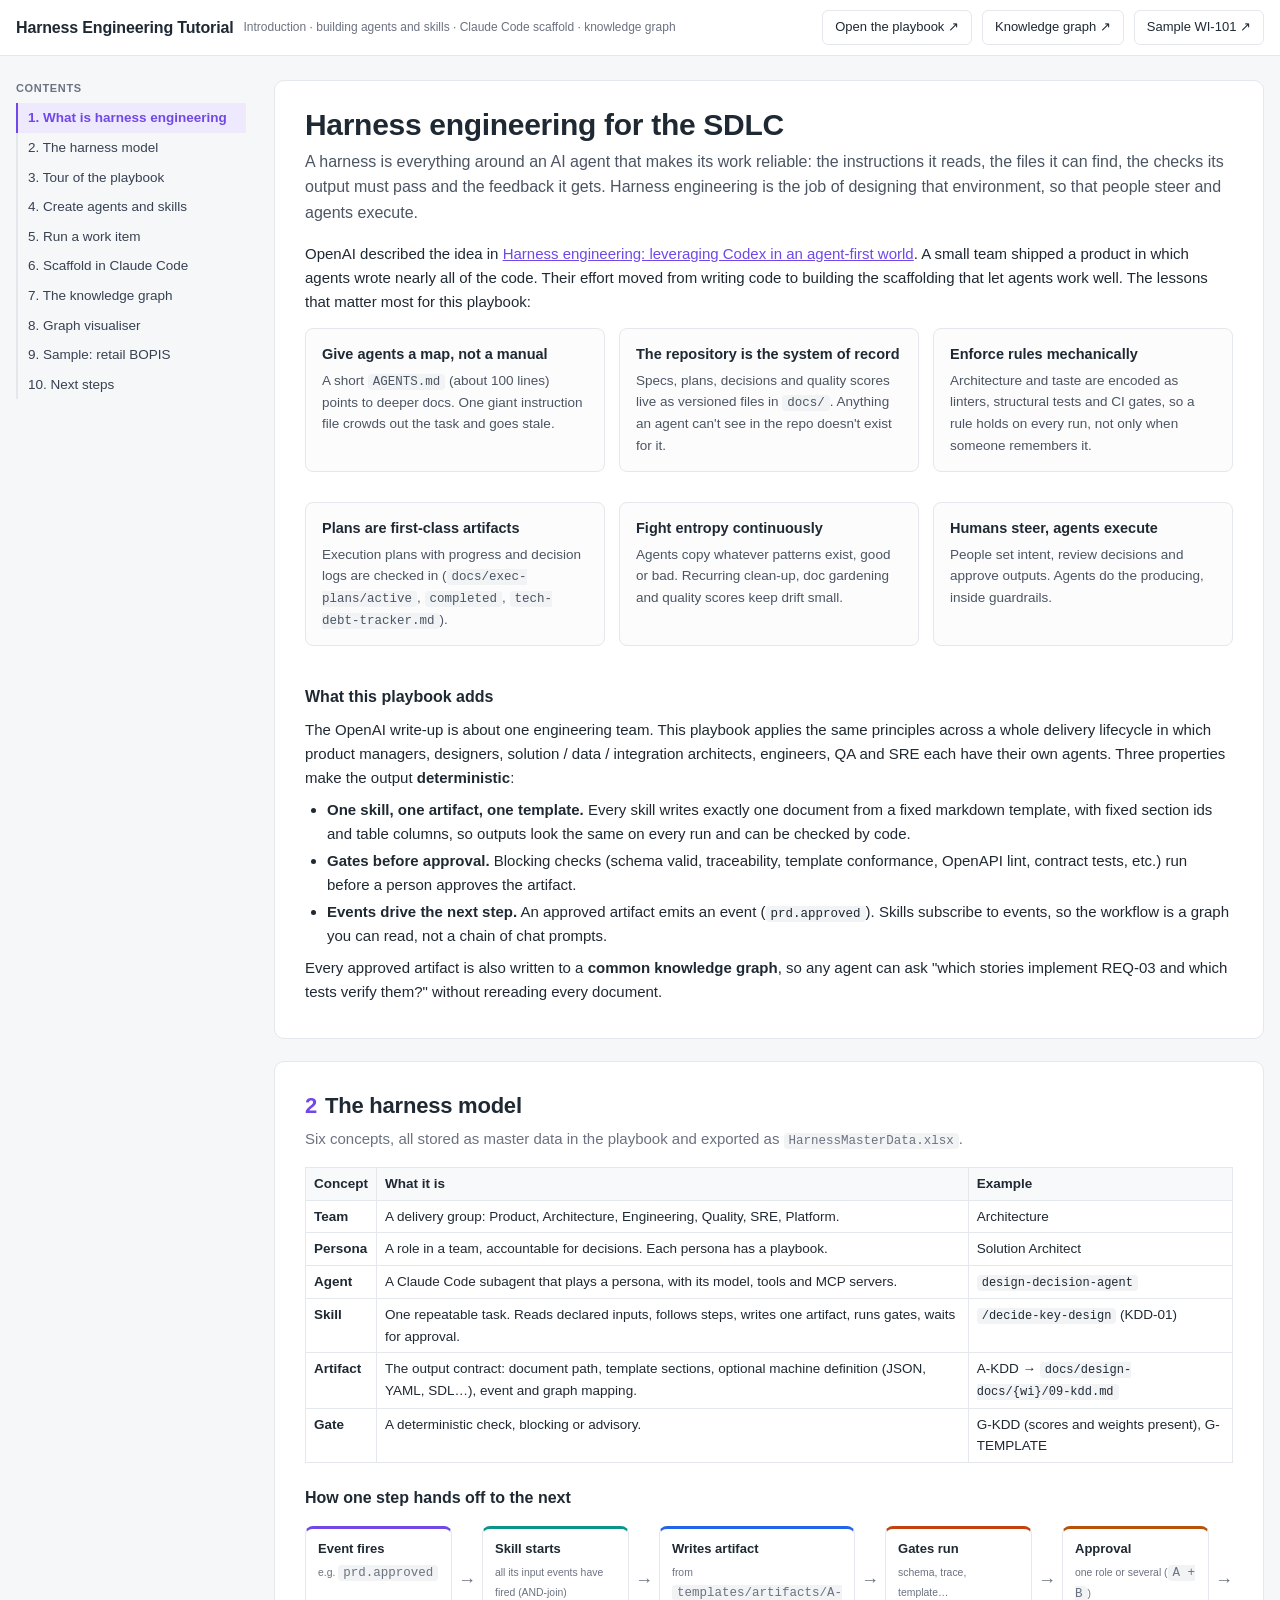
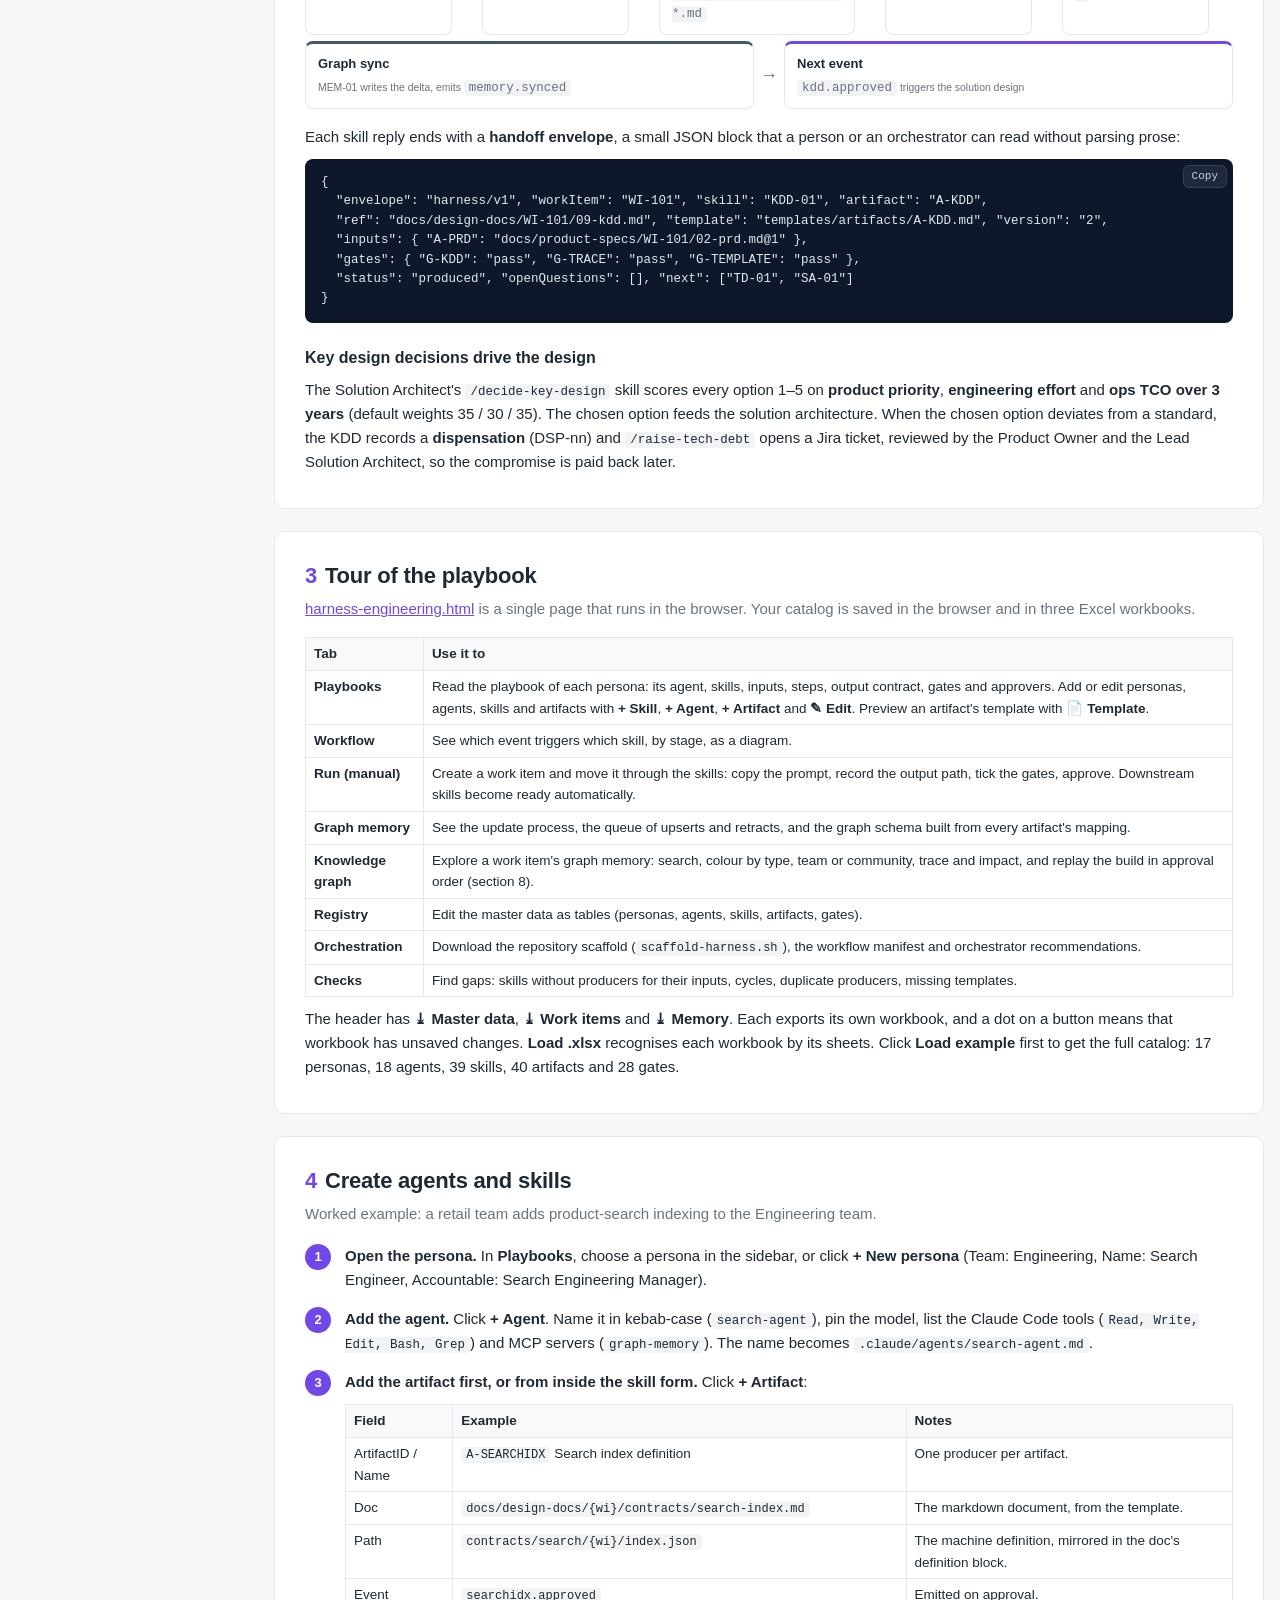
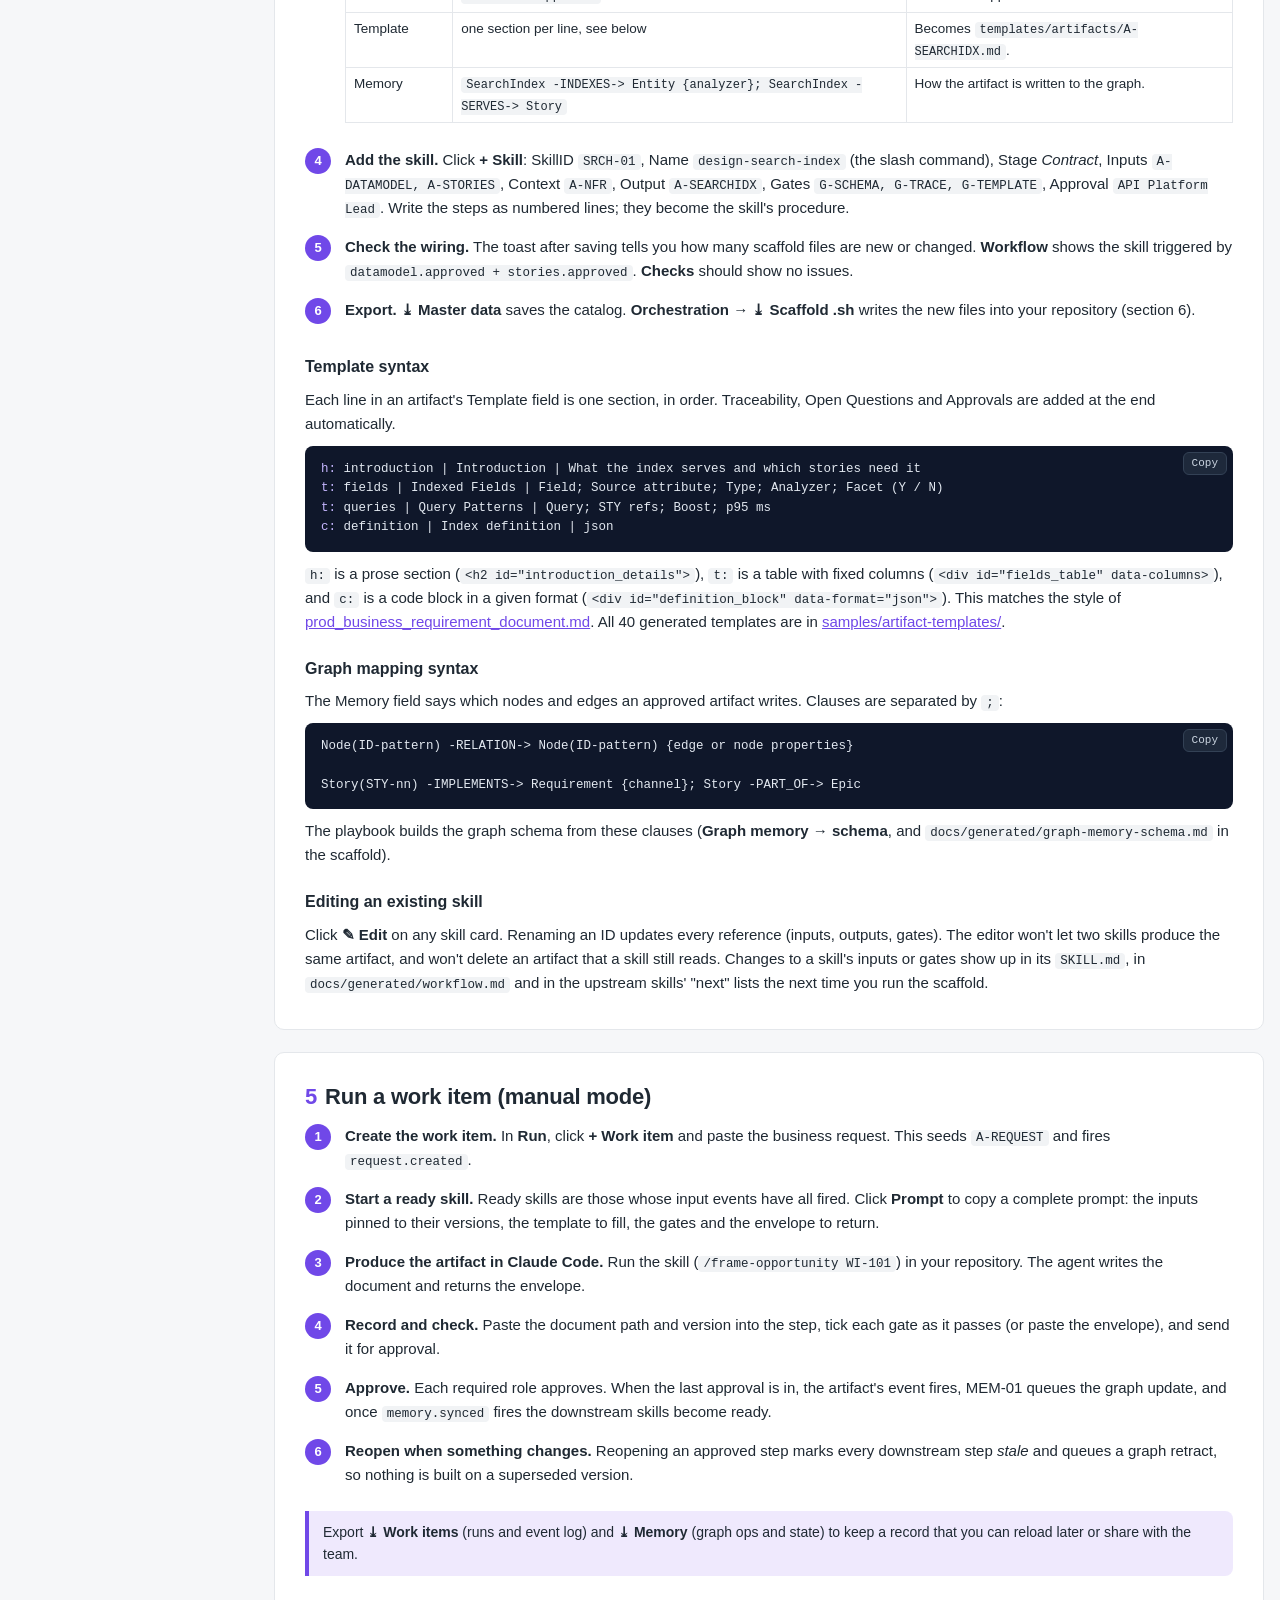
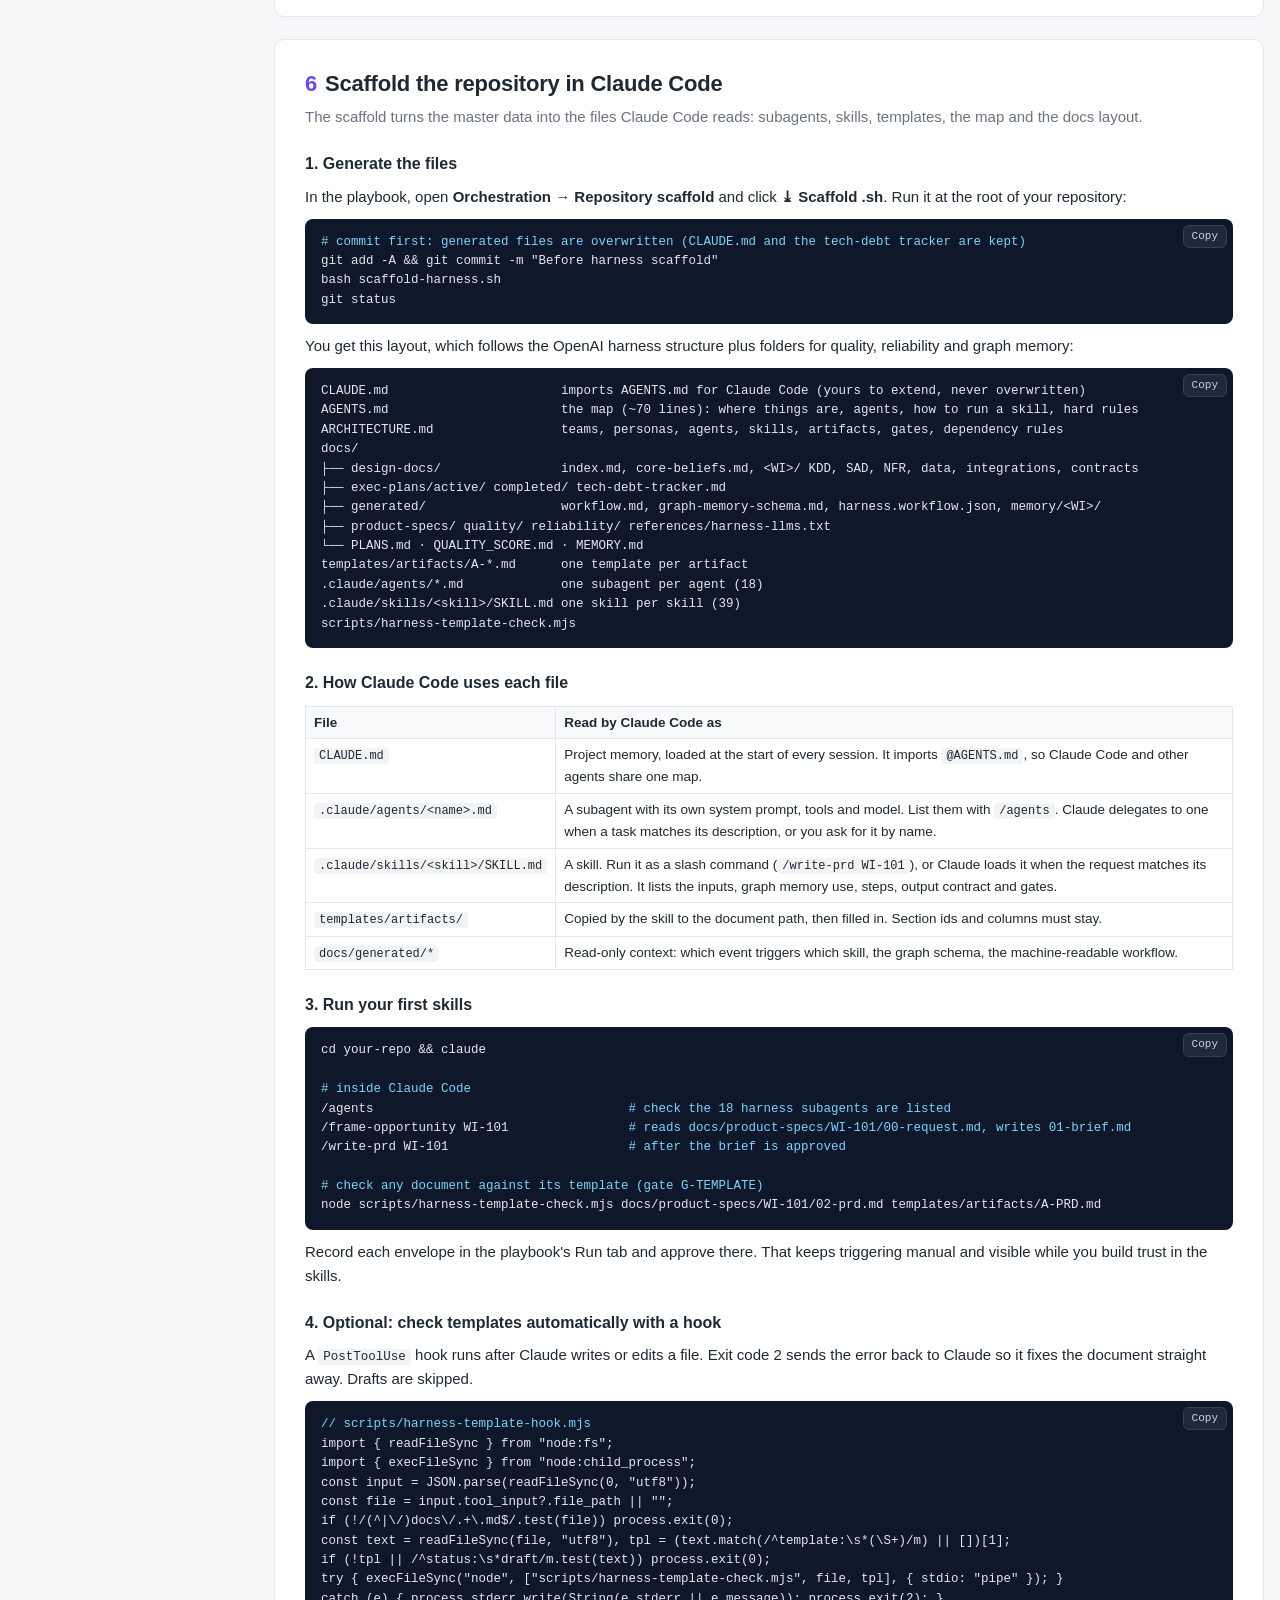
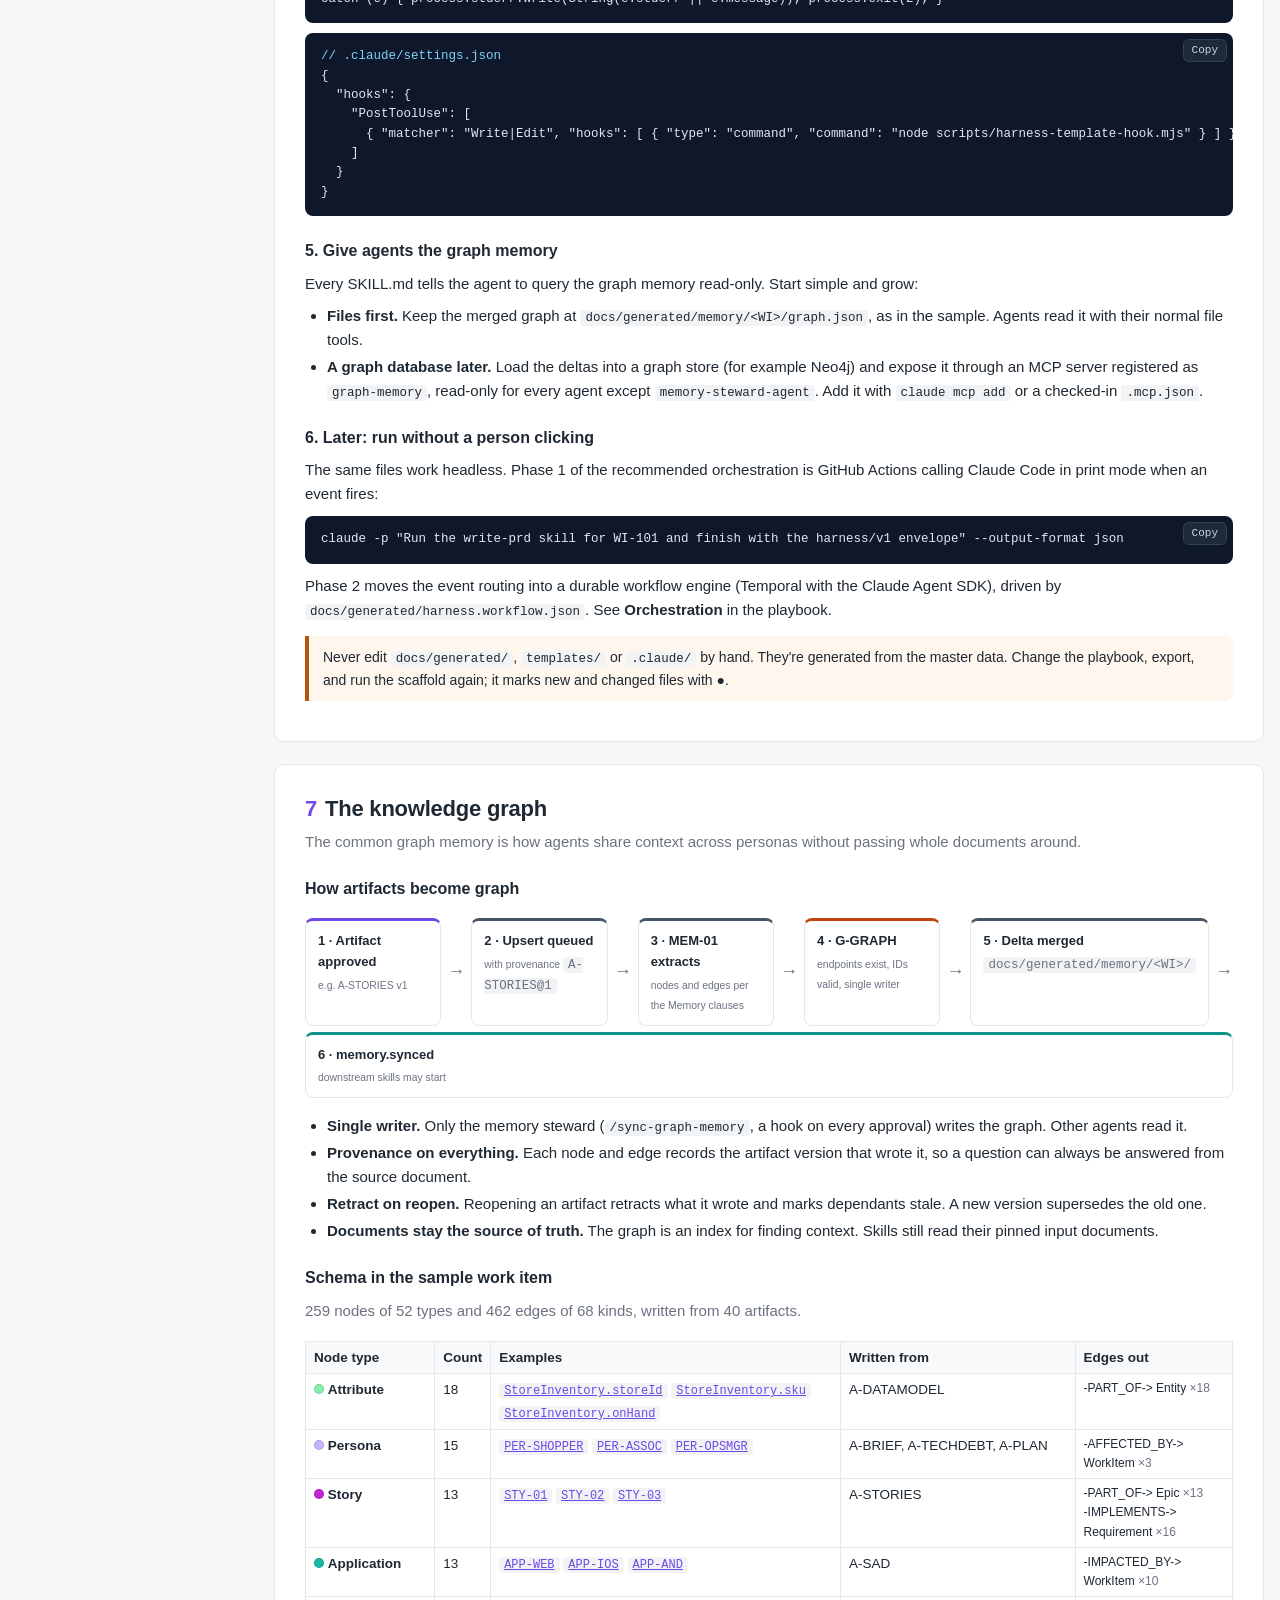
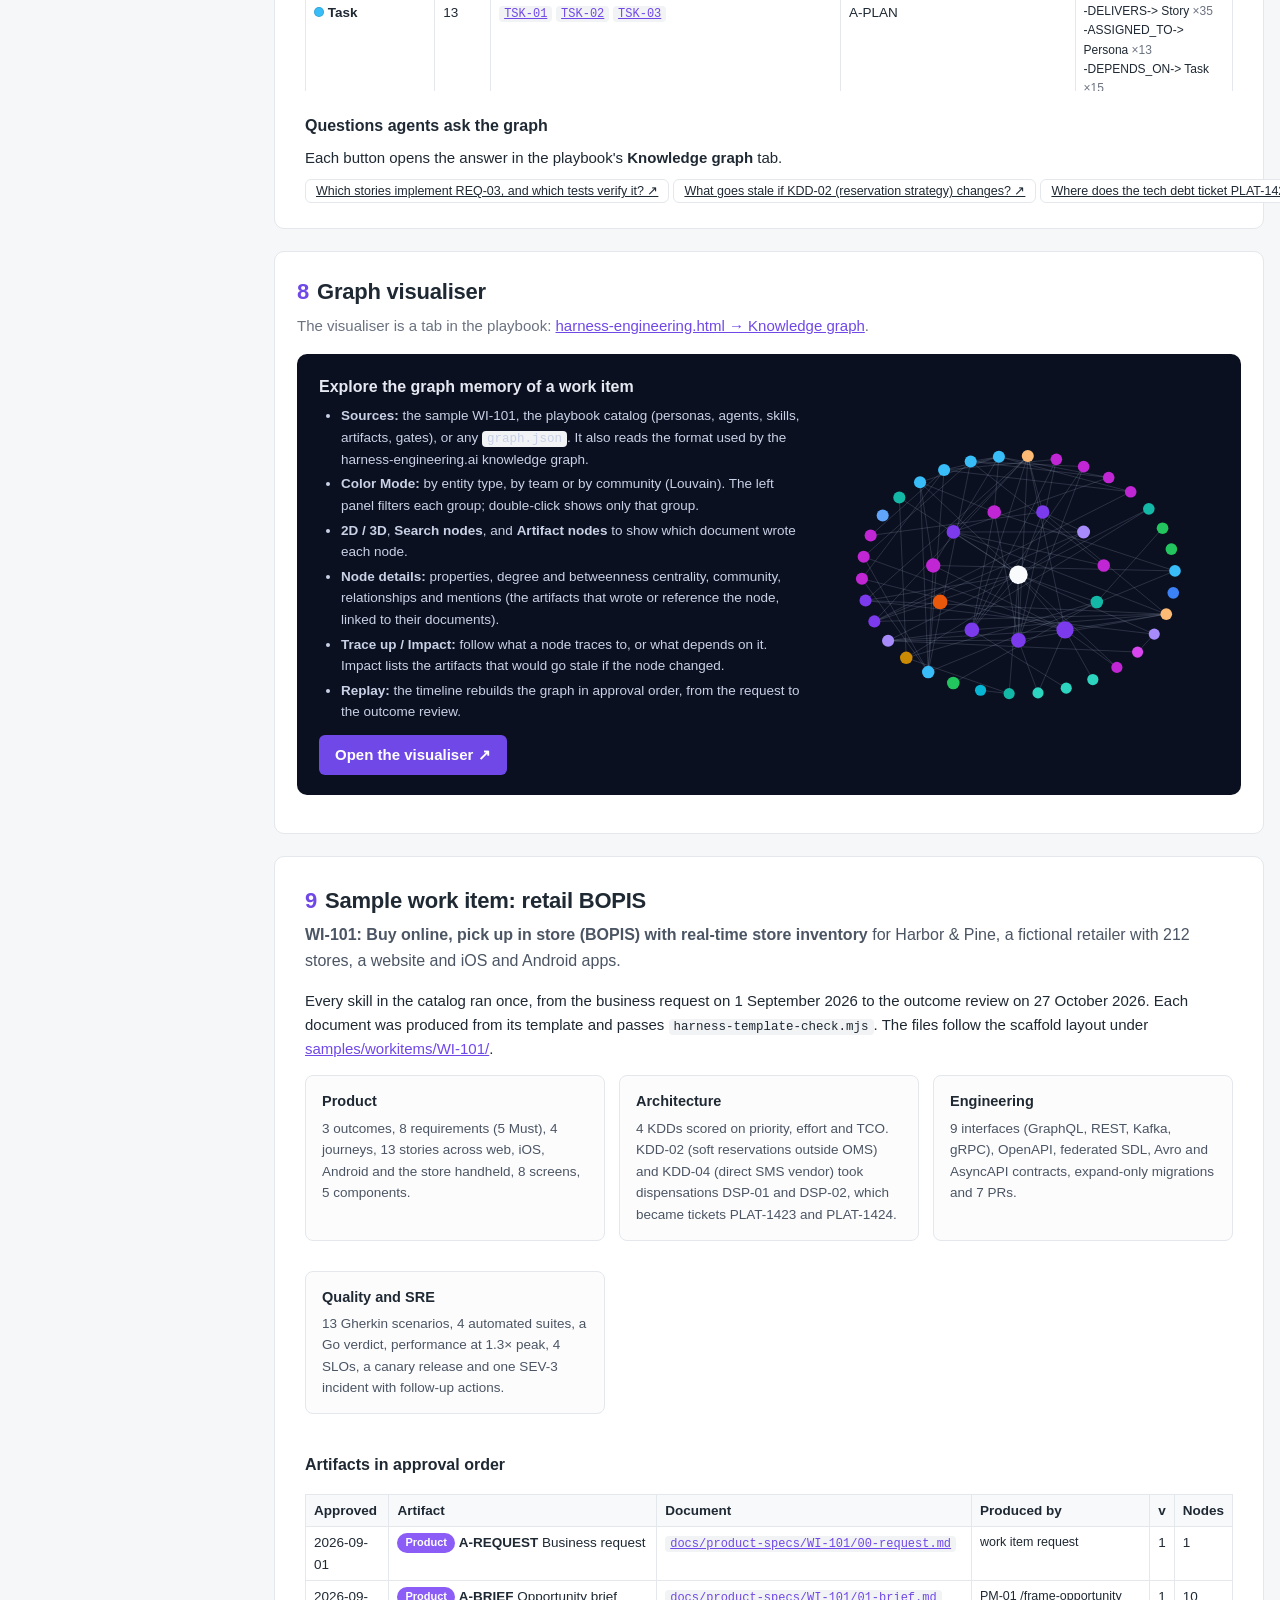
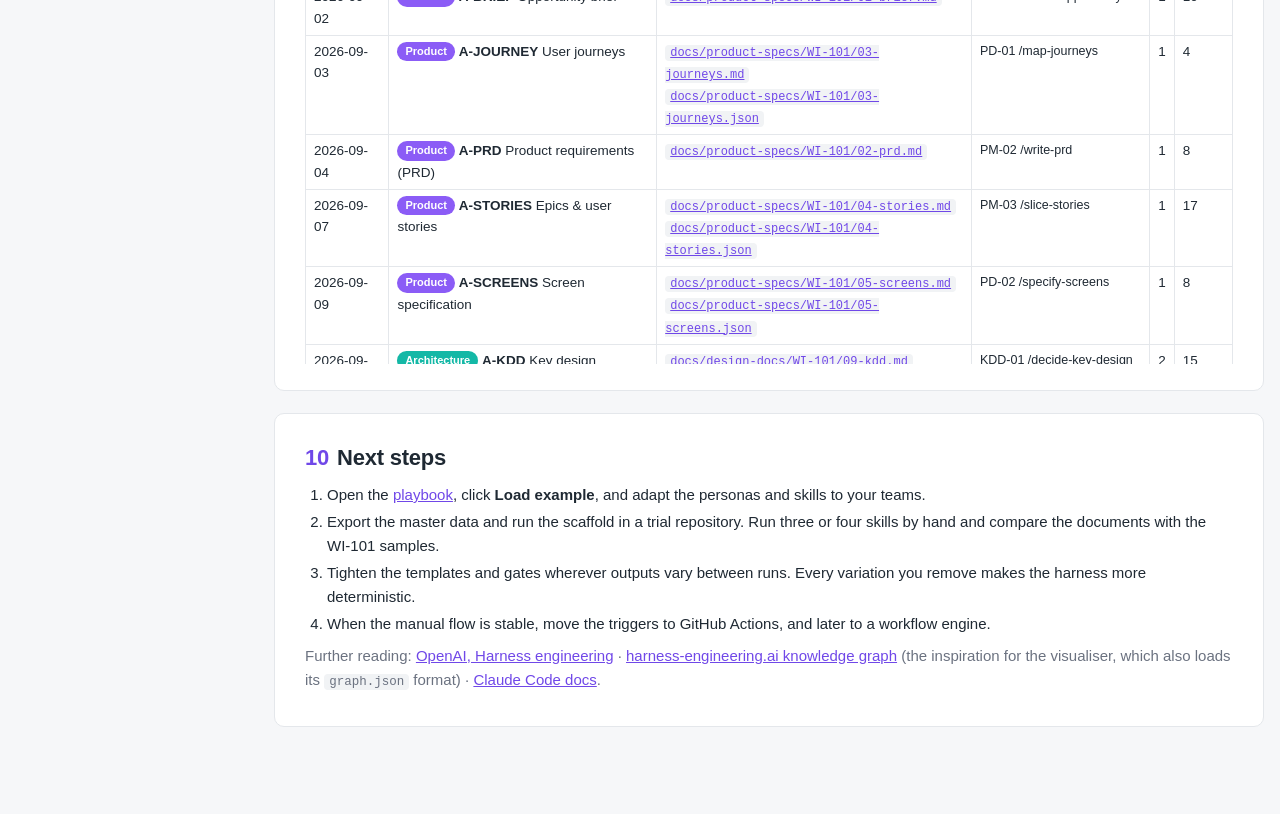
<file: harness-tutorial.html>
<!DOCTYPE html>
<html lang="en">
<head>
<meta charset="UTF-8" />
<meta name="viewport" content="width=device-width, initial-scale=1.0" />
<title>Harness Engineering Tutorial</title>
<link rel="stylesheet" href="styles.css" />
<script src="samples/workitems/WI-101/graph.js"></script>
<script src="harness-kg.js"></script>
<style>
  :root{
    --bg: #f6f7f9; --panel: #fff; --ink: #1f2933; --muted: #6b7280; --line: #e4e7eb;
    --accent: #7048e8; --accent-soft: #efe9fd; --ok: #15803d; --bad: #b91c1c; --warn: #b45309;
    --t-product: #7048e8; --t-arch: #0d9488; --t-eng: #2563eb; --t-qa: #c2410c; --t-sre: #b45309; --t-plat: #475569;
  }
  body{ font-family: -apple-system, BlinkMacSystemFont, "Segoe UI", Roboto, Helvetica, Arial, sans-serif; background: var(--bg); color: var(--ink); font-size: 15px; line-height: 1.6; height: auto; }
  header{ position: sticky; top: 0; z-index: 20; background: var(--panel); border-bottom: 1px solid var(--line); padding: 10px 16px; display: flex; align-items: center; gap: 10px; flex-wrap: wrap; }
  header a.btn{ text-decoration: none; font-size: 13px; }
  header .tag{ font-size: 12px; color: var(--muted); }
  .layout{ display: grid; grid-template-columns: 230px minmax(0, 1fr); gap: 28px; max-width: 1280px; margin: 0 auto; padding: 24px 16px 80px; }
  nav.toc{ position: sticky; top: 70px; align-self: start; font-size: 13.5px; }
  nav.toc b{ display: block; font-size: 11px; letter-spacing: .06em; text-transform: uppercase; color: var(--muted); margin-bottom: 6px; }
  nav.toc a{ display: block; padding: 4px 10px; border-left: 2px solid var(--line); color: #374151; text-decoration: none; }
  nav.toc a:hover{ color: var(--accent); }
  nav.toc a.on{ border-left-color: var(--accent); color: var(--accent); font-weight: 600; background: var(--accent-soft); }
  main{ min-width: 0; }
  section{ background: var(--panel); border: 1px solid var(--line); border-radius: 10px; padding: 26px 30px; margin-bottom: 22px; scroll-margin-top: 70px; }
  section.wide{ padding: 22px 22px 26px; }
  h1{ font-size: 30px; line-height: 1.2; margin: 0 0 6px; letter-spacing: -.01em; }
  h2{ font-size: 22px; margin: 0 0 4px; letter-spacing: -.01em; }
  h2 .num{ color: var(--accent); margin-right: 8px; }
  h3{ font-size: 16px; margin: 22px 0 6px; }
  .lede{ color: #4b5563; font-size: 16px; margin: 0 0 16px; }
  .sub{ color: var(--muted); margin: 0 0 16px; }
  p{ margin: 8px 0; } ul, ol{ margin: 8px 0; padding-left: 22px; } li{ margin: 3px 0; }
  code{ font-family: ui-monospace, SFMono-Regular, Menlo, monospace; font-size: 12.5px; background: #f1f3f5; padding: 1px 5px; border-radius: 4px; }
  pre{ position: relative; background: #0f172a; color: #e2e8f0; border-radius: 8px; padding: 14px 16px; overflow-x: auto; font-size: 12.5px; line-height: 1.55; margin: 10px 0; }
  pre code{ background: none; padding: 0; color: inherit; font-size: inherit; }
  pre .cp{ position: absolute; top: 6px; right: 6px; font-size: 11px; padding: 2px 8px; background: #1e293b; color: #cbd5e1; border-color: #334155; }
  pre .cm{ color: #7dd3fc; } pre .k{ color: #c4b5fd; }
  table{ font-size: 13.5px; margin: 10px 0; } th{ background: #f8f9fb; font-weight: 600; }
  td code, th code{ font-size: 12px; }
  .grid2{ display: grid; grid-template-columns: repeat(auto-fit, minmax(260px, 1fr)); gap: 14px; margin: 14px 0; }
  .card{ border: 1px solid var(--line); border-radius: 8px; padding: 14px 16px; background: #fcfcfd; }
  .card h4{ margin: 0 0 4px; font-size: 14.5px; }
  .card p{ margin: 0; font-size: 13.5px; color: #4b5563; }
  .callout{ border-left: 4px solid var(--accent); background: var(--accent-soft); padding: 10px 14px; border-radius: 0 8px 8px 0; margin: 14px 0; font-size: 14px; }
  .callout.warn{ border-color: var(--warn); background: #fff7ed; }
  .flow{ display: flex; flex-wrap: wrap; align-items: stretch; gap: 6px; margin: 16px 0; }
  .flow .st{ flex: 1 1 120px; border: 1px solid var(--line); border-radius: 8px; padding: 10px 12px; background: #fff; font-size: 12.5px; position: relative; }
  .flow .st b{ display: block; font-size: 13px; margin-bottom: 2px; }
  .flow .st small{ color: var(--muted); }
  .flow .ar{ align-self: center; color: var(--muted); font-size: 18px; }
  .flow .st.p{ border-top: 3px solid var(--t-product); } .flow .st.a{ border-top: 3px solid var(--t-arch); } .flow .st.e{ border-top: 3px solid var(--t-eng); }
  .flow .st.q{ border-top: 3px solid var(--t-qa); } .flow .st.s{ border-top: 3px solid var(--t-sre); } .flow .st.m{ border-top: 3px solid var(--t-plat); }
  .steps{ counter-reset: s; list-style: none; padding: 0; }
  .steps > li{ counter-increment: s; position: relative; padding: 2px 0 10px 40px; }
  .steps > li::before{ content: counter(s); position: absolute; left: 0; top: 2px; width: 26px; height: 26px; border-radius: 50%; background: var(--accent); color: #fff; font-size: 13px; font-weight: 700; display: grid; place-items: center; }
  .pill{ display: inline-block; font-size: 11px; font-weight: 700; padding: 1px 8px; border-radius: 999px; color: #fff; vertical-align: 1px; }
  a{ color: var(--accent); }
  .qbtn{ font-size: 12.5px; padding: 4px 10px; margin: 3px 4px 3px 0; }
  .muted{ color: var(--muted); }
  .dot{ width: 10px; height: 10px; border-radius: 50%; flex: none; display: inline-block; }
  .kg-hero{ display: grid; grid-template-columns: minmax(0, 1.2fr) minmax(0, 1fr); gap: 18px; align-items: center; background: #0b1020; color: #e6e9f2; border-radius: 10px; padding: 20px 22px; margin: 12px 0; }
  .kg-hero h4{ margin: 0 0 6px; font-size: 16px; } .kg-hero ul{ margin: 6px 0 12px; font-size: 13.5px; color: #c9d1e6; }
  .kg-hero a.go{ display: inline-block; background: var(--accent); color: #fff; padding: 8px 16px; border-radius: 6px; text-decoration: none; font-weight: 600; }
  .kg-hero svg{ width: 100%; height: auto; }
  @media (max-width: 760px){ .kg-hero{ grid-template-columns: 1fr; } }

  @media (max-width: 1000px){
    .layout{ grid-template-columns: 1fr; } nav.toc{ display: none; }
    section{ padding: 18px 16px; }
  }
</style>
</head>
<body>
<header>
  <h1 style="font-size:16px;margin:0">Harness Engineering Tutorial</h1>
  <span class="tag">Introduction · building agents and skills · Claude Code scaffold · knowledge graph</span>
  <span class="spacer"></span>
  <a class="btn" href="harness-engineering.html" target="_blank" rel="noopener">Open the playbook ↗</a>
  <a class="btn" href="harness-engineering.html#kg" target="_blank" rel="noopener">Knowledge graph ↗</a>
  <a class="btn" href="samples/workitems/WI-101/README.md" target="_blank" rel="noopener">Sample WI-101 ↗</a>
</header>

<div class="layout">
<nav class="toc" id="toc">
  <b>Contents</b>
  <a href="#intro">1. What is harness engineering</a>
  <a href="#model">2. The harness model</a>
  <a href="#playbook">3. Tour of the playbook</a>
  <a href="#create">4. Create agents and skills</a>
  <a href="#run">5. Run a work item</a>
  <a href="#scaffold">6. Scaffold in Claude Code</a>
  <a href="#graph">7. The knowledge graph</a>
  <a href="#viz">8. Graph visualiser</a>
  <a href="#sample">9. Sample: retail BOPIS</a>
  <a href="#next">10. Next steps</a>
</nav>

<main>
<!-- ============================================================ 1 -->
<section id="intro">
  <h1>Harness engineering for the SDLC</h1>
  <p class="lede">A harness is everything around an AI agent that makes its work reliable: the instructions it reads, the files it can find, the checks its output must pass and the feedback it gets. Harness engineering is the job of designing that environment, so that people steer and agents execute.</p>
  <p>OpenAI described the idea in <a href="https://openai.com/index/harness-engineering/" target="_blank" rel="noopener">Harness engineering: leveraging Codex in an agent-first world</a>. A small team shipped a product in which agents wrote nearly all of the code. Their effort moved from writing code to building the scaffolding that let agents work well. The lessons that matter most for this playbook:</p>
  <div class="grid2">
    <div class="card"><h4>Give agents a map, not a manual</h4><p>A short <code>AGENTS.md</code> (about 100 lines) points to deeper docs. One giant instruction file crowds out the task and goes stale.</p></div>
    <div class="card"><h4>The repository is the system of record</h4><p>Specs, plans, decisions and quality scores live as versioned files in <code>docs/</code>. Anything an agent can't see in the repo doesn't exist for it.</p></div>
    <div class="card"><h4>Enforce rules mechanically</h4><p>Architecture and taste are encoded as linters, structural tests and CI gates, so a rule holds on every run, not only when someone remembers it.</p></div>
    <div class="card"><h4>Plans are first-class artifacts</h4><p>Execution plans with progress and decision logs are checked in (<code>docs/exec-plans/active</code>, <code>completed</code>, <code>tech-debt-tracker.md</code>).</p></div>
    <div class="card"><h4>Fight entropy continuously</h4><p>Agents copy whatever patterns exist, good or bad. Recurring clean-up, doc gardening and quality scores keep drift small.</p></div>
    <div class="card"><h4>Humans steer, agents execute</h4><p>People set intent, review decisions and approve outputs. Agents do the producing, inside guardrails.</p></div>
  </div>
  <h3>What this playbook adds</h3>
  <p>The OpenAI write-up is about one engineering team. This playbook applies the same principles across a whole delivery lifecycle in which product managers, designers, solution / data / integration architects, engineers, QA and SRE each have their own agents. Three properties make the output <b>deterministic</b>:</p>
  <ul>
    <li><b>One skill, one artifact, one template.</b> Every skill writes exactly one document from a fixed markdown template, with fixed section ids and table columns, so outputs look the same on every run and can be checked by code.</li>
    <li><b>Gates before approval.</b> Blocking checks (schema valid, traceability, template conformance, OpenAPI lint, contract tests, etc.) run before a person approves the artifact.</li>
    <li><b>Events drive the next step.</b> An approved artifact emits an event (<code>prd.approved</code>). Skills subscribe to events, so the workflow is a graph you can read, not a chain of chat prompts.</li>
  </ul>
  <p>Every approved artifact is also written to a <b>common knowledge graph</b>, so any agent can ask "which stories implement REQ-03 and which tests verify them?" without rereading every document.</p>
</section>

<!-- ============================================================ 2 -->
<section id="model">
  <h2><span class="num">2</span>The harness model</h2>
  <p class="sub">Six concepts, all stored as master data in the playbook and exported as <code>HarnessMasterData.xlsx</code>.</p>
  <table>
    <tr><th>Concept</th><th>What it is</th><th>Example</th></tr>
    <tr><td><b>Team</b></td><td>A delivery group: Product, Architecture, Engineering, Quality, SRE, Platform.</td><td>Architecture</td></tr>
    <tr><td><b>Persona</b></td><td>A role in a team, accountable for decisions. Each persona has a playbook.</td><td>Solution Architect</td></tr>
    <tr><td><b>Agent</b></td><td>A Claude Code subagent that plays a persona, with its model, tools and MCP servers.</td><td><code>design-decision-agent</code></td></tr>
    <tr><td><b>Skill</b></td><td>One repeatable task. Reads declared inputs, follows steps, writes one artifact, runs gates, waits for approval.</td><td><code>/decide-key-design</code> (KDD-01)</td></tr>
    <tr><td><b>Artifact</b></td><td>The output contract: document path, template sections, optional machine definition (JSON, YAML, SDL…), event and graph mapping.</td><td>A-KDD → <code>docs/design-docs/{wi}/09-kdd.md</code></td></tr>
    <tr><td><b>Gate</b></td><td>A deterministic check, blocking or advisory.</td><td>G-KDD (scores and weights present), G-TEMPLATE</td></tr>
  </table>
  <h3>How one step hands off to the next</h3>
  <div class="flow">
    <div class="st p"><b>Event fires</b><small>e.g. <code>prd.approved</code></small></div><span class="ar">→</span>
    <div class="st a"><b>Skill starts</b><small>all its input events have fired (AND-join)</small></div><span class="ar">→</span>
    <div class="st e"><b>Writes artifact</b><small>from <code>templates/artifacts/A-*.md</code></small></div><span class="ar">→</span>
    <div class="st q"><b>Gates run</b><small>schema, trace, template…</small></div><span class="ar">→</span>
    <div class="st s"><b>Approval</b><small>one role or several (<code>A + B</code>)</small></div><span class="ar">→</span>
    <div class="st m"><b>Graph sync</b><small>MEM-01 writes the delta, emits <code>memory.synced</code></small></div><span class="ar">→</span>
    <div class="st p"><b>Next event</b><small><code>kdd.approved</code> triggers the solution design</small></div>
  </div>
  <p>Each skill reply ends with a <b>handoff envelope</b>, a small JSON block that a person or an orchestrator can read without parsing prose:</p>
<pre><code>{
  "envelope": "harness/v1", "workItem": "WI-101", "skill": "KDD-01", "artifact": "A-KDD",
  "ref": "docs/design-docs/WI-101/09-kdd.md", "template": "templates/artifacts/A-KDD.md", "version": "2",
  "inputs": { "A-PRD": "docs/product-specs/WI-101/02-prd.md@1" },
  "gates": { "G-KDD": "pass", "G-TRACE": "pass", "G-TEMPLATE": "pass" },
  "status": "produced", "openQuestions": [], "next": ["TD-01", "SA-01"]
}</code></pre>
  <h3>Key design decisions drive the design</h3>
  <p>The Solution Architect's <code>/decide-key-design</code> skill scores every option 1–5 on <b>product priority</b>, <b>engineering effort</b> and <b>ops TCO over 3 years</b> (default weights 35 / 30 / 35). The chosen option feeds the solution architecture. When the chosen option deviates from a standard, the KDD records a <b>dispensation</b> (DSP-nn) and <code>/raise-tech-debt</code> opens a Jira ticket, reviewed by the Product Owner and the Lead Solution Architect, so the compromise is paid back later.</p>
</section>

<!-- ============================================================ 3 -->
<section id="playbook">
  <h2><span class="num">3</span>Tour of the playbook</h2>
  <p class="sub"><a href="harness-engineering.html" target="_blank" rel="noopener">harness-engineering.html</a> is a single page that runs in the browser. Your catalog is saved in the browser and in three Excel workbooks.</p>
  <table>
    <tr><th>Tab</th><th>Use it to</th></tr>
    <tr><td><b>Playbooks</b></td><td>Read the playbook of each persona: its agent, skills, inputs, steps, output contract, gates and approvers. Add or edit personas, agents, skills and artifacts with <b>+ Skill</b>, <b>+ Agent</b>, <b>+ Artifact</b> and <b>✎ Edit</b>. Preview an artifact's template with <b>📄 Template</b>.</td></tr>
    <tr><td><b>Workflow</b></td><td>See which event triggers which skill, by stage, as a diagram.</td></tr>
    <tr><td><b>Run (manual)</b></td><td>Create a work item and move it through the skills: copy the prompt, record the output path, tick the gates, approve. Downstream skills become ready automatically.</td></tr>
    <tr><td><b>Graph memory</b></td><td>See the update process, the queue of upserts and retracts, and the graph schema built from every artifact's mapping.</td></tr>
    <tr><td><b>Knowledge graph</b></td><td>Explore a work item's graph memory: search, colour by type, team or community, trace and impact, and replay the build in approval order (section 8).</td></tr>
    <tr><td><b>Registry</b></td><td>Edit the master data as tables (personas, agents, skills, artifacts, gates).</td></tr>
    <tr><td><b>Orchestration</b></td><td>Download the repository scaffold (<code>scaffold-harness.sh</code>), the workflow manifest and orchestrator recommendations.</td></tr>
    <tr><td><b>Checks</b></td><td>Find gaps: skills without producers for their inputs, cycles, duplicate producers, missing templates.</td></tr>
  </table>
  <p>The header has <b>⤓ Master data</b>, <b>⤓ Work items</b> and <b>⤓ Memory</b>. Each exports its own workbook, and a dot on a button means that workbook has unsaved changes. <b>Load .xlsx</b> recognises each workbook by its sheets. Click <b>Load example</b> first to get the full catalog: 17 personas, 18 agents, 39 skills, 40 artifacts and 28 gates.</p>
</section>

<!-- ============================================================ 4 -->
<section id="create">
  <h2><span class="num">4</span>Create agents and skills</h2>
  <p class="sub">Worked example: a retail team adds product-search indexing to the Engineering team.</p>
  <ol class="steps">
    <li><b>Open the persona.</b> In <b>Playbooks</b>, choose a persona in the sidebar, or click <b>+ New persona</b> (Team: Engineering, Name: Search Engineer, Accountable: Search Engineering Manager).</li>
    <li><b>Add the agent.</b> Click <b>+ Agent</b>. Name it in kebab-case (<code>search-agent</code>), pin the model, list the Claude Code tools (<code>Read, Write, Edit, Bash, Grep</code>) and MCP servers (<code>graph-memory</code>). The name becomes <code>.claude/agents/search-agent.md</code>.</li>
    <li><b>Add the artifact first, or from inside the skill form.</b> Click <b>+ Artifact</b>:
      <table>
        <tr><th>Field</th><th>Example</th><th>Notes</th></tr>
        <tr><td>ArtifactID / Name</td><td><code>A-SEARCHIDX</code> Search index definition</td><td>One producer per artifact.</td></tr>
        <tr><td>Doc</td><td><code>docs/design-docs/{wi}/contracts/search-index.md</code></td><td>The markdown document, from the template.</td></tr>
        <tr><td>Path</td><td><code>contracts/search/{wi}/index.json</code></td><td>The machine definition, mirrored in the doc's definition block.</td></tr>
        <tr><td>Event</td><td><code>searchidx.approved</code></td><td>Emitted on approval.</td></tr>
        <tr><td>Template</td><td>one section per line, see below</td><td>Becomes <code>templates/artifacts/A-SEARCHIDX.md</code>.</td></tr>
        <tr><td>Memory</td><td><code>SearchIndex -INDEXES-> Entity {analyzer}; SearchIndex -SERVES-> Story</code></td><td>How the artifact is written to the graph.</td></tr>
      </table>
    </li>
    <li><b>Add the skill.</b> Click <b>+ Skill</b>: SkillID <code>SRCH-01</code>, Name <code>design-search-index</code> (the slash command), Stage <i>Contract</i>, Inputs <code>A-DATAMODEL, A-STORIES</code>, Context <code>A-NFR</code>, Output <code>A-SEARCHIDX</code>, Gates <code>G-SCHEMA, G-TRACE, G-TEMPLATE</code>, Approval <code>API Platform Lead</code>. Write the steps as numbered lines; they become the skill's procedure.</li>
    <li><b>Check the wiring.</b> The toast after saving tells you how many scaffold files are new or changed. <b>Workflow</b> shows the skill triggered by <code>datamodel.approved + stories.approved</code>. <b>Checks</b> should show no issues.</li>
    <li><b>Export.</b> <b>⤓ Master data</b> saves the catalog. <b>Orchestration → ⤓ Scaffold .sh</b> writes the new files into your repository (section 6).</li>
  </ol>
  <h3>Template syntax</h3>
  <p>Each line in an artifact's Template field is one section, in order. Traceability, Open Questions and Approvals are added at the end automatically.</p>
<pre><code><span class="k">h:</span> introduction | Introduction | What the index serves and which stories need it
<span class="k">t:</span> fields | Indexed Fields | Field; Source attribute; Type; Analyzer; Facet (Y / N)
<span class="k">t:</span> queries | Query Patterns | Query; STY refs; Boost; p95 ms
<span class="k">c:</span> definition | Index definition | json</code></pre>
  <p><code>h:</code> is a prose section (<code>&lt;h2 id="introduction_details"&gt;</code>), <code>t:</code> is a table with fixed columns (<code>&lt;div id="fields_table" data-columns&gt;</code>), and <code>c:</code> is a code block in a given format (<code>&lt;div id="definition_block" data-format="json"&gt;</code>). This matches the style of <a href="samples/artifact-templates/prod_business_requirement_document.md" target="_blank" rel="noopener">prod_business_requirement_document.md</a>. All 40 generated templates are in <a href="samples/artifact-templates/README.md" target="_blank" rel="noopener">samples/artifact-templates/</a>.</p>
  <h3>Graph mapping syntax</h3>
  <p>The Memory field says which nodes and edges an approved artifact writes. Clauses are separated by <code>;</code>:</p>
<pre><code>Node(ID-pattern) -RELATION-> Node(ID-pattern) {edge or node properties}

Story(STY-nn) -IMPLEMENTS-> Requirement {channel}; Story -PART_OF-> Epic</code></pre>
  <p>The playbook builds the graph schema from these clauses (<b>Graph memory → schema</b>, and <code>docs/generated/graph-memory-schema.md</code> in the scaffold).</p>
  <h3>Editing an existing skill</h3>
  <p>Click <b>✎ Edit</b> on any skill card. Renaming an ID updates every reference (inputs, outputs, gates). The editor won't let two skills produce the same artifact, and won't delete an artifact that a skill still reads. Changes to a skill's inputs or gates show up in its <code>SKILL.md</code>, in <code>docs/generated/workflow.md</code> and in the upstream skills' "next" lists the next time you run the scaffold.</p>
</section>

<!-- ============================================================ 5 -->
<section id="run">
  <h2><span class="num">5</span>Run a work item (manual mode)</h2>
  <ol class="steps">
    <li><b>Create the work item.</b> In <b>Run</b>, click <b>+ Work item</b> and paste the business request. This seeds <code>A-REQUEST</code> and fires <code>request.created</code>.</li>
    <li><b>Start a ready skill.</b> Ready skills are those whose input events have all fired. Click <b>Prompt</b> to copy a complete prompt: the inputs pinned to their versions, the template to fill, the gates and the envelope to return.</li>
    <li><b>Produce the artifact in Claude Code.</b> Run the skill (<code>/frame-opportunity WI-101</code>) in your repository. The agent writes the document and returns the envelope.</li>
    <li><b>Record and check.</b> Paste the document path and version into the step, tick each gate as it passes (or paste the envelope), and send it for approval.</li>
    <li><b>Approve.</b> Each required role approves. When the last approval is in, the artifact's event fires, MEM-01 queues the graph update, and once <code>memory.synced</code> fires the downstream skills become ready.</li>
    <li><b>Reopen when something changes.</b> Reopening an approved step marks every downstream step <i>stale</i> and queues a graph retract, so nothing is built on a superseded version.</li>
  </ol>
  <div class="callout">Export <b>⤓ Work items</b> (runs and event log) and <b>⤓ Memory</b> (graph ops and state) to keep a record that you can reload later or share with the team.</div>
</section>

<!-- ============================================================ 6 -->
<section id="scaffold">
  <h2><span class="num">6</span>Scaffold the repository in Claude Code</h2>
  <p class="sub">The scaffold turns the master data into the files Claude Code reads: subagents, skills, templates, the map and the docs layout.</p>
  <h3>1. Generate the files</h3>
  <p>In the playbook, open <b>Orchestration → Repository scaffold</b> and click <b>⤓ Scaffold .sh</b>. Run it at the root of your repository:</p>
<pre><code><span class="cm"># commit first: generated files are overwritten (CLAUDE.md and the tech-debt tracker are kept)</span>
git add -A &amp;&amp; git commit -m "Before harness scaffold"
bash scaffold-harness.sh
git status</code></pre>
  <p>You get this layout, which follows the OpenAI harness structure plus folders for quality, reliability and graph memory:</p>
<pre><code>CLAUDE.md                       imports AGENTS.md for Claude Code (yours to extend, never overwritten)
AGENTS.md                       the map (~70 lines): where things are, agents, how to run a skill, hard rules
ARCHITECTURE.md                 teams, personas, agents, skills, artifacts, gates, dependency rules
docs/
├── design-docs/                index.md, core-beliefs.md, &lt;WI&gt;/ KDD, SAD, NFR, data, integrations, contracts
├── exec-plans/active/ completed/ tech-debt-tracker.md
├── generated/                  workflow.md, graph-memory-schema.md, harness.workflow.json, memory/&lt;WI&gt;/
├── product-specs/ quality/ reliability/ references/harness-llms.txt
└── PLANS.md · QUALITY_SCORE.md · MEMORY.md
templates/artifacts/A-*.md      one template per artifact
.claude/agents/*.md             one subagent per agent (18)
.claude/skills/&lt;skill&gt;/SKILL.md one skill per skill (39)
scripts/harness-template-check.mjs</code></pre>
  <h3>2. How Claude Code uses each file</h3>
  <table>
    <tr><th>File</th><th>Read by Claude Code as</th></tr>
    <tr><td><code>CLAUDE.md</code></td><td>Project memory, loaded at the start of every session. It imports <code>@AGENTS.md</code>, so Claude Code and other agents share one map.</td></tr>
    <tr><td><code>.claude/agents/&lt;name&gt;.md</code></td><td>A subagent with its own system prompt, tools and model. List them with <code>/agents</code>. Claude delegates to one when a task matches its description, or you ask for it by name.</td></tr>
    <tr><td><code>.claude/skills/&lt;skill&gt;/SKILL.md</code></td><td>A skill. Run it as a slash command (<code>/write-prd WI-101</code>), or Claude loads it when the request matches its description. It lists the inputs, graph memory use, steps, output contract and gates.</td></tr>
    <tr><td><code>templates/artifacts/</code></td><td>Copied by the skill to the document path, then filled in. Section ids and columns must stay.</td></tr>
    <tr><td><code>docs/generated/*</code></td><td>Read-only context: which event triggers which skill, the graph schema, the machine-readable workflow.</td></tr>
  </table>
  <h3>3. Run your first skills</h3>
<pre><code>cd your-repo &amp;&amp; claude

<span class="cm"># inside Claude Code</span>
/agents                                  <span class="cm"># check the 18 harness subagents are listed</span>
/frame-opportunity WI-101                <span class="cm"># reads docs/product-specs/WI-101/00-request.md, writes 01-brief.md</span>
/write-prd WI-101                        <span class="cm"># after the brief is approved</span>

<span class="cm"># check any document against its template (gate G-TEMPLATE)</span>
node scripts/harness-template-check.mjs docs/product-specs/WI-101/02-prd.md templates/artifacts/A-PRD.md</code></pre>
  <p>Record each envelope in the playbook's Run tab and approve there. That keeps triggering manual and visible while you build trust in the skills.</p>
  <h3>4. Optional: check templates automatically with a hook</h3>
  <p>A <code>PostToolUse</code> hook runs after Claude writes or edits a file. Exit code 2 sends the error back to Claude so it fixes the document straight away. Drafts are skipped.</p>
<pre><code><span class="cm">// scripts/harness-template-hook.mjs</span>
import { readFileSync } from "node:fs";
import { execFileSync } from "node:child_process";
const input = JSON.parse(readFileSync(0, "utf8"));
const file = input.tool_input?.file_path || "";
if (!/(^|\/)docs\/.+\.md$/.test(file)) process.exit(0);
const text = readFileSync(file, "utf8"), tpl = (text.match(/^template:\s*(\S+)/m) || [])[1];
if (!tpl || /^status:\s*draft/m.test(text)) process.exit(0);
try { execFileSync("node", ["scripts/harness-template-check.mjs", file, tpl], { stdio: "pipe" }); }
catch (e) { process.stderr.write(String(e.stderr || e.message)); process.exit(2); }</code></pre>
<pre><code><span class="cm">// .claude/settings.json</span>
{
  "hooks": {
    "PostToolUse": [
      { "matcher": "Write|Edit", "hooks": [ { "type": "command", "command": "node scripts/harness-template-hook.mjs" } ] }
    ]
  }
}</code></pre>
  <h3>5. Give agents the graph memory</h3>
  <p>Every SKILL.md tells the agent to query the graph memory read-only. Start simple and grow:</p>
  <ul>
    <li><b>Files first.</b> Keep the merged graph at <code>docs/generated/memory/&lt;WI&gt;/graph.json</code>, as in the sample. Agents read it with their normal file tools.</li>
    <li><b>A graph database later.</b> Load the deltas into a graph store (for example Neo4j) and expose it through an MCP server registered as <code>graph-memory</code>, read-only for every agent except <code>memory-steward-agent</code>. Add it with <code>claude mcp add</code> or a checked-in <code>.mcp.json</code>.</li>
  </ul>
  <h3>6. Later: run without a person clicking</h3>
  <p>The same files work headless. Phase 1 of the recommended orchestration is GitHub Actions calling Claude Code in print mode when an event fires:</p>
<pre><code>claude -p "Run the write-prd skill for WI-101 and finish with the harness/v1 envelope" --output-format json</code></pre>
  <p>Phase 2 moves the event routing into a durable workflow engine (Temporal with the Claude Agent SDK), driven by <code>docs/generated/harness.workflow.json</code>. See <b>Orchestration</b> in the playbook.</p>
  <div class="callout warn">Never edit <code>docs/generated/</code>, <code>templates/</code> or <code>.claude/</code> by hand. They're generated from the master data. Change the playbook, export, and run the scaffold again; it marks new and changed files with ●.</div>
</section>

<!-- ============================================================ 7 -->
<section id="graph">
  <h2><span class="num">7</span>The knowledge graph</h2>
  <p class="sub">The common graph memory is how agents share context across personas without passing whole documents around.</p>
  <h3>How artifacts become graph</h3>
  <div class="flow">
    <div class="st p"><b>1 · Artifact approved</b><small>e.g. A-STORIES v1</small></div><span class="ar">→</span>
    <div class="st m"><b>2 · Upsert queued</b><small>with provenance <code>A-STORIES@1</code></small></div><span class="ar">→</span>
    <div class="st m"><b>3 · MEM-01 extracts</b><small>nodes and edges per the Memory clauses</small></div><span class="ar">→</span>
    <div class="st q"><b>4 · G-GRAPH</b><small>endpoints exist, IDs valid, single writer</small></div><span class="ar">→</span>
    <div class="st m"><b>5 · Delta merged</b><small><code>docs/generated/memory/&lt;WI&gt;/</code></small></div><span class="ar">→</span>
    <div class="st a"><b>6 · memory.synced</b><small>downstream skills may start</small></div>
  </div>
  <ul>
    <li><b>Single writer.</b> Only the memory steward (<code>/sync-graph-memory</code>, a hook on every approval) writes the graph. Other agents read it.</li>
    <li><b>Provenance on everything.</b> Each node and edge records the artifact version that wrote it, so a question can always be answered from the source document.</li>
    <li><b>Retract on reopen.</b> Reopening an artifact retracts what it wrote and marks dependants stale. A new version supersedes the old one.</li>
    <li><b>Documents stay the source of truth.</b> The graph is an index for finding context. Skills still read their pinned input documents.</li>
  </ul>
  <h3>Schema in the sample work item</h3>
  <p class="muted" id="schemaNote"></p>
  <div style="max-height:360px;overflow:auto"><table id="schemaTable"></table></div>
  <h3>Questions agents ask the graph</h3>
  <p>Each button opens the answer in the playbook's <b>Knowledge graph</b> tab.</p>
  <div id="qs"></div>
</section>

<!-- ============================================================ 8 -->
<section id="viz" class="wide">
  <h2><span class="num">8</span>Graph visualiser</h2>
  <p class="sub">The visualiser is a tab in the playbook: <a href="harness-engineering.html#kg" target="_blank" rel="noopener">harness-engineering.html → Knowledge graph</a>.</p>
  <div class="kg-hero">
    <div>
      <h4>Explore the graph memory of a work item</h4>
      <ul>
        <li><b>Sources:</b> the sample WI-101, the playbook catalog (personas, agents, skills, artifacts, gates), or any <code>graph.json</code>. It also reads the format used by the harness-engineering.ai knowledge graph.</li>
        <li><b>Color Mode:</b> by entity type, by team or by community (Louvain). The left panel filters each group; double-click shows only that group.</li>
        <li><b>2D / 3D</b>, <b>Search nodes</b>, and <b>Artifact nodes</b> to show which document wrote each node.</li>
        <li><b>Node details:</b> properties, degree and betweenness centrality, community, relationships and mentions (the artifacts that wrote or reference the node, linked to their documents).</li>
        <li><b>Trace up / Impact:</b> follow what a node traces to, or what depends on it. Impact lists the artifacts that would go stale if the node changed.</li>
        <li><b>Replay:</b> the timeline rebuilds the graph in approval order, from the request to the outcome review.</li>
      </ul>
      <a class="go" href="harness-engineering.html#kg" target="_blank" rel="noopener">Open the visualiser ↗</a>
    </div>
    <svg viewBox="0 0 320 220" aria-hidden="true" id="kgPreview"></svg>
  </div>
</section>

<!-- ============================================================ 9 -->
<section id="sample">
  <h2><span class="num">9</span>Sample work item: retail BOPIS</h2>
  <p class="lede"><b>WI-101: Buy online, pick up in store (BOPIS) with real-time store inventory</b> for Harbor &amp; Pine, a fictional retailer with 212 stores, a website and iOS and Android apps.</p>
  <p>Every skill in the catalog ran once, from the business request on 1 September 2026 to the outcome review on 27 October 2026. Each document was produced from its template and passes <code>harness-template-check.mjs</code>. The files follow the scaffold layout under <a href="samples/workitems/WI-101/README.md" target="_blank" rel="noopener">samples/workitems/WI-101/</a>.</p>
  <div class="grid2">
    <div class="card"><h4>Product</h4><p>3 outcomes, 8 requirements (5 Must), 4 journeys, 13 stories across web, iOS, Android and the store handheld, 8 screens, 5 components.</p></div>
    <div class="card"><h4>Architecture</h4><p>4 KDDs scored on priority, effort and TCO. KDD-02 (soft reservations outside OMS) and KDD-04 (direct SMS vendor) took dispensations DSP-01 and DSP-02, which became tickets PLAT-1423 and PLAT-1424.</p></div>
    <div class="card"><h4>Engineering</h4><p>9 interfaces (GraphQL, REST, Kafka, gRPC), OpenAPI, federated SDL, Avro and AsyncAPI contracts, expand-only migrations and 7 PRs.</p></div>
    <div class="card"><h4>Quality and SRE</h4><p>13 Gherkin scenarios, 4 automated suites, a Go verdict, performance at 1.3× peak, 4 SLOs, a canary release and one SEV-3 incident with follow-up actions.</p></div>
  </div>
  <h3>Artifacts in approval order</h3>
  <div style="max-height:480px;overflow:auto"><table id="artTable"></table></div>
</section>

<!-- ============================================================ 10 -->
<section id="next">
  <h2><span class="num">10</span>Next steps</h2>
  <ol>
    <li>Open the <a href="harness-engineering.html" target="_blank" rel="noopener">playbook</a>, click <b>Load example</b>, and adapt the personas and skills to your teams.</li>
    <li>Export the master data and run the scaffold in a trial repository. Run three or four skills by hand and compare the documents with the WI-101 samples.</li>
    <li>Tighten the templates and gates wherever outputs vary between runs. Every variation you remove makes the harness more deterministic.</li>
    <li>When the manual flow is stable, move the triggers to GitHub Actions, and later to a workflow engine.</li>
  </ol>
  <p class="muted">Further reading: <a href="https://openai.com/index/harness-engineering/" target="_blank" rel="noopener">OpenAI, Harness engineering</a> · <a href="https://harness-engineering.ai/knowledge-graph/" target="_blank" rel="noopener">harness-engineering.ai knowledge graph</a> (the inspiration for the visualiser, which also loads its <code>graph.json</code> format) · <a href="https://docs.claude.com/en/docs/claude-code/overview" target="_blank" rel="noopener">Claude Code docs</a>.</p>
</section>
</main>
</div>

<script>
"use strict";
const $ = id => document.getElementById(id);
const E = s => String(s == null ? "" : s).replace(/[&<>"']/g, c => ({ "&": "&amp;", "<": "&lt;", ">": "&gt;", '"': "&quot;", "'": "&#39;" }[c]));
const SAMPLE_BASE = "samples/workitems/WI-101/";

/* --------------------------------------------------------------- page chrome */
document.querySelectorAll("pre").forEach(p => { const b = document.createElement("button"); b.className = "cp"; b.textContent = "Copy";
  b.onclick = () => { navigator.clipboard && navigator.clipboard.writeText(p.querySelector("code").innerText).then(() => { b.textContent = "Copied"; setTimeout(() => b.textContent = "Copy", 1200); }); }; p.appendChild(b); });
(() => { const links = [...document.querySelectorAll("#toc a")], secs = links.map(a => $(a.hash.slice(1)));
  const io = new IntersectionObserver(es => es.forEach(e => { if (e.isIntersecting) links.forEach(a => a.classList.toggle("on", a.hash === "#" + e.target.id)); }), { rootMargin: "-20% 0px -70% 0px" });
  secs.forEach(s => s && io.observe(s)); })();

const KG = window.HarnessKG || { TYPE_COL: {}, TEAM_COL: {} }, TYPE_COL = KG.TYPE_COL, TEAM_COL = KG.TEAM_COL;
const kgLink = (id, mode) => `harness-engineering.html#kg?focus=${encodeURIComponent(id)}${mode ? "&mode=" + mode : ""}`;

// a small static preview of the sample graph: the most connected nodes around the work item
function preview() {
  const S = window.HX_SAMPLE_GRAPH, svg = $("kgPreview"); if (!S || !svg) return;
  const deg = {}; S.relationships.forEach(r => { deg[r.source] = (deg[r.source] || 0) + 1; deg[r.target] = (deg[r.target] || 0) + 1; });
  const top = Object.keys(S.entities).sort((a, b) => (deg[b] || 0) - (deg[a] || 0)).slice(0, 46), pos = {};
  top.forEach((id, i) => { const ring = i === 0 ? 0 : i < 12 ? 1 : 2, k = ring === 1 ? i - 1 : i - 12, n = ring === 1 ? 11 : 34, a = k / n * Math.PI * 2 + ring;
    pos[id] = [160 + Math.cos(a) * [0, 55, 100][ring] * 1.25, 110 + Math.sin(a) * [0, 55, 100][ring] * 0.95]; });
  const lines = S.relationships.filter(r => pos[r.source] && pos[r.target]).map(r => `<line x1="${pos[r.source][0]}" y1="${pos[r.source][1]}" x2="${pos[r.target][0]}" y2="${pos[r.target][1]}" stroke="rgba(148,163,184,.3)" stroke-width=".6"/>`).join("");
  const dots = top.map(id => `<circle cx="${pos[id][0]}" cy="${pos[id][1]}" r="${2 + Math.sqrt(deg[id] || 0)}" fill="${TYPE_COL[S.entities[id].type] || "#94a3b8"}"><title>${E(S.entities[id].name)}</title></circle>`).join("");
  svg.innerHTML = lines + dots;
}

/* --------------------------------------------------------------- tutorial tables from the sample */
function sampleTables() {
  const S = window.HX_SAMPLE_GRAPH; if (!S) return;
  const types = {}; Object.values(S.entities).forEach(e => { const t = types[e.type] = types[e.type] || { n: 0, arts: new Set(), ex: [] }; t.n++; t.arts.add(e.artifact); if (t.ex.length < 3) t.ex.push(e.name.length > 30 ? null : e.name); });
  Object.entries(S.entities).forEach(([id, e]) => { const t = types[e.type]; if (t.ids === undefined) t.ids = []; if (t.ids.length < 3) t.ids.push(id); });
  const rels = {}; S.relationships.forEach(r => { const k = `${S.entities[r.source].type} -${r.type}-> ${S.entities[r.target].type}`; rels[k] = (rels[k] || 0) + 1; });
  $("schemaNote").textContent = `${Object.keys(S.entities).length} nodes of ${Object.keys(types).length} types and ${S.relationships.length} edges of ${Object.keys(rels).length} kinds, written from ${Object.keys(S.artifacts).length} artifacts.`;
  $("schemaTable").innerHTML = `<tr><th>Node type</th><th>Count</th><th>Examples</th><th>Written from</th><th>Edges out</th></tr>` + Object.entries(types).sort((a, b) => b[1].n - a[1].n).map(([t, o]) =>
    `<tr><td><span class="dot" style="background:${TYPE_COL[t] || "#94a3b8"};border:1px solid #0002"></span> <b>${E(t)}</b></td><td>${o.n}</td><td>${o.ids.map(i => `<a href="${kgLink(i)}" target="_blank" rel="noopener"><code>${E(i)}</code></a>`).join(" ")}</td><td>${[...o.arts].map(E).join(", ")}</td><td style="font-size:12px">${Object.entries(rels).filter(([k]) => k.startsWith(t + " -")).map(([k, c]) => E(k.replace(t + " ", "")) + (c > 1 ? ` <span class="muted">×${c}</span>` : "")).join("<br>")}</td></tr>`).join("");
  $("artTable").innerHTML = `<tr><th>Approved</th><th>Artifact</th><th>Document</th><th>Produced by</th><th>v</th><th>Nodes</th></tr>` + Object.entries(S.artifacts).map(([aid, a]) => {
    const n = Object.values(S.entities).filter(e => e.artifact === aid).length;
    return `<tr><td>${E(a.approved)}</td><td><span class="pill" style="background:${TEAM_COL[a.team] || "#64748b"}">${E(a.team)}</span> <b>${E(aid)}</b> ${E(a.title)}</td><td><a href="${E(SAMPLE_BASE + a.doc)}" target="_blank" rel="noopener"><code>${E(a.doc)}</code></a>${a.definition && !a.definition.startsWith("pr://") && !a.definition.includes("*") && !a.definition.endsWith(".xlsx") && !a.definition.includes("<") ? `<br><a href="${E(SAMPLE_BASE + a.definition)}" target="_blank" rel="noopener"><code>${E(a.definition)}</code></a>` : ""}</td><td style="font-size:12.5px">${E(a.produced_by.split(" (")[0])}</td><td>${E(a.version)}</td><td>${n}</td></tr>`; }).join("");
  const QS = [["Which stories implement REQ-03, and which tests verify it?", "REQ-03", "impact"], ["What goes stale if KDD-02 (reservation strategy) changes?", "KDD-02", "impact"],
    ["Where does the tech debt ticket PLAT-1423 come from?", "PLAT-1423", "up"], ["What does the store availability interface IF-02 connect?", "IF-02", ""],
    ["Which journey and outcome does the incident INC-2041 hurt?", "INC-2041", "up"], ["What would changing StoreInventory.available affect?", "StoreInventory.available", "impact"]];
  $("qs").innerHTML = QS.map(([q, id, m]) => `<a class="btn qbtn" href="${kgLink(id, m)}" target="_blank" rel="noopener">${E(q)} ↗</a>`).join("");
}

sampleTables();
preview();
</script>
</body>
</html>
</file>
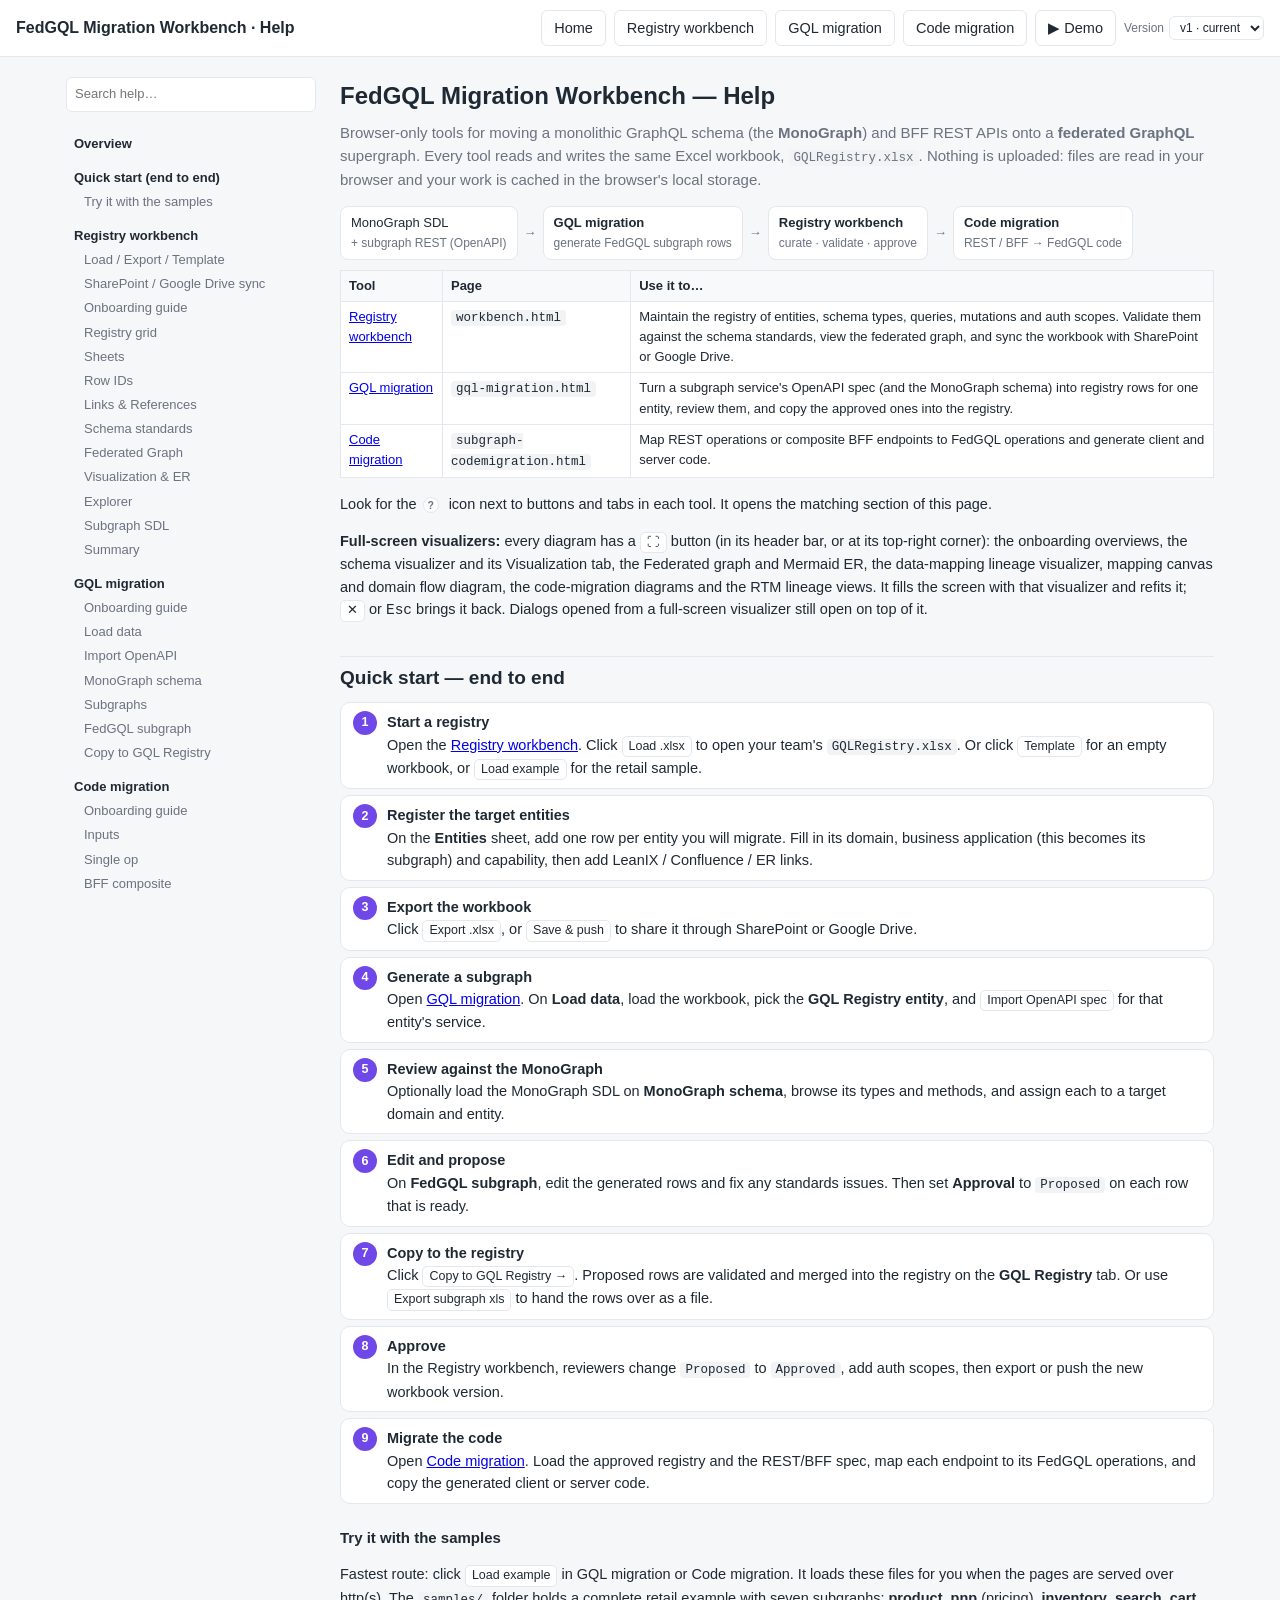
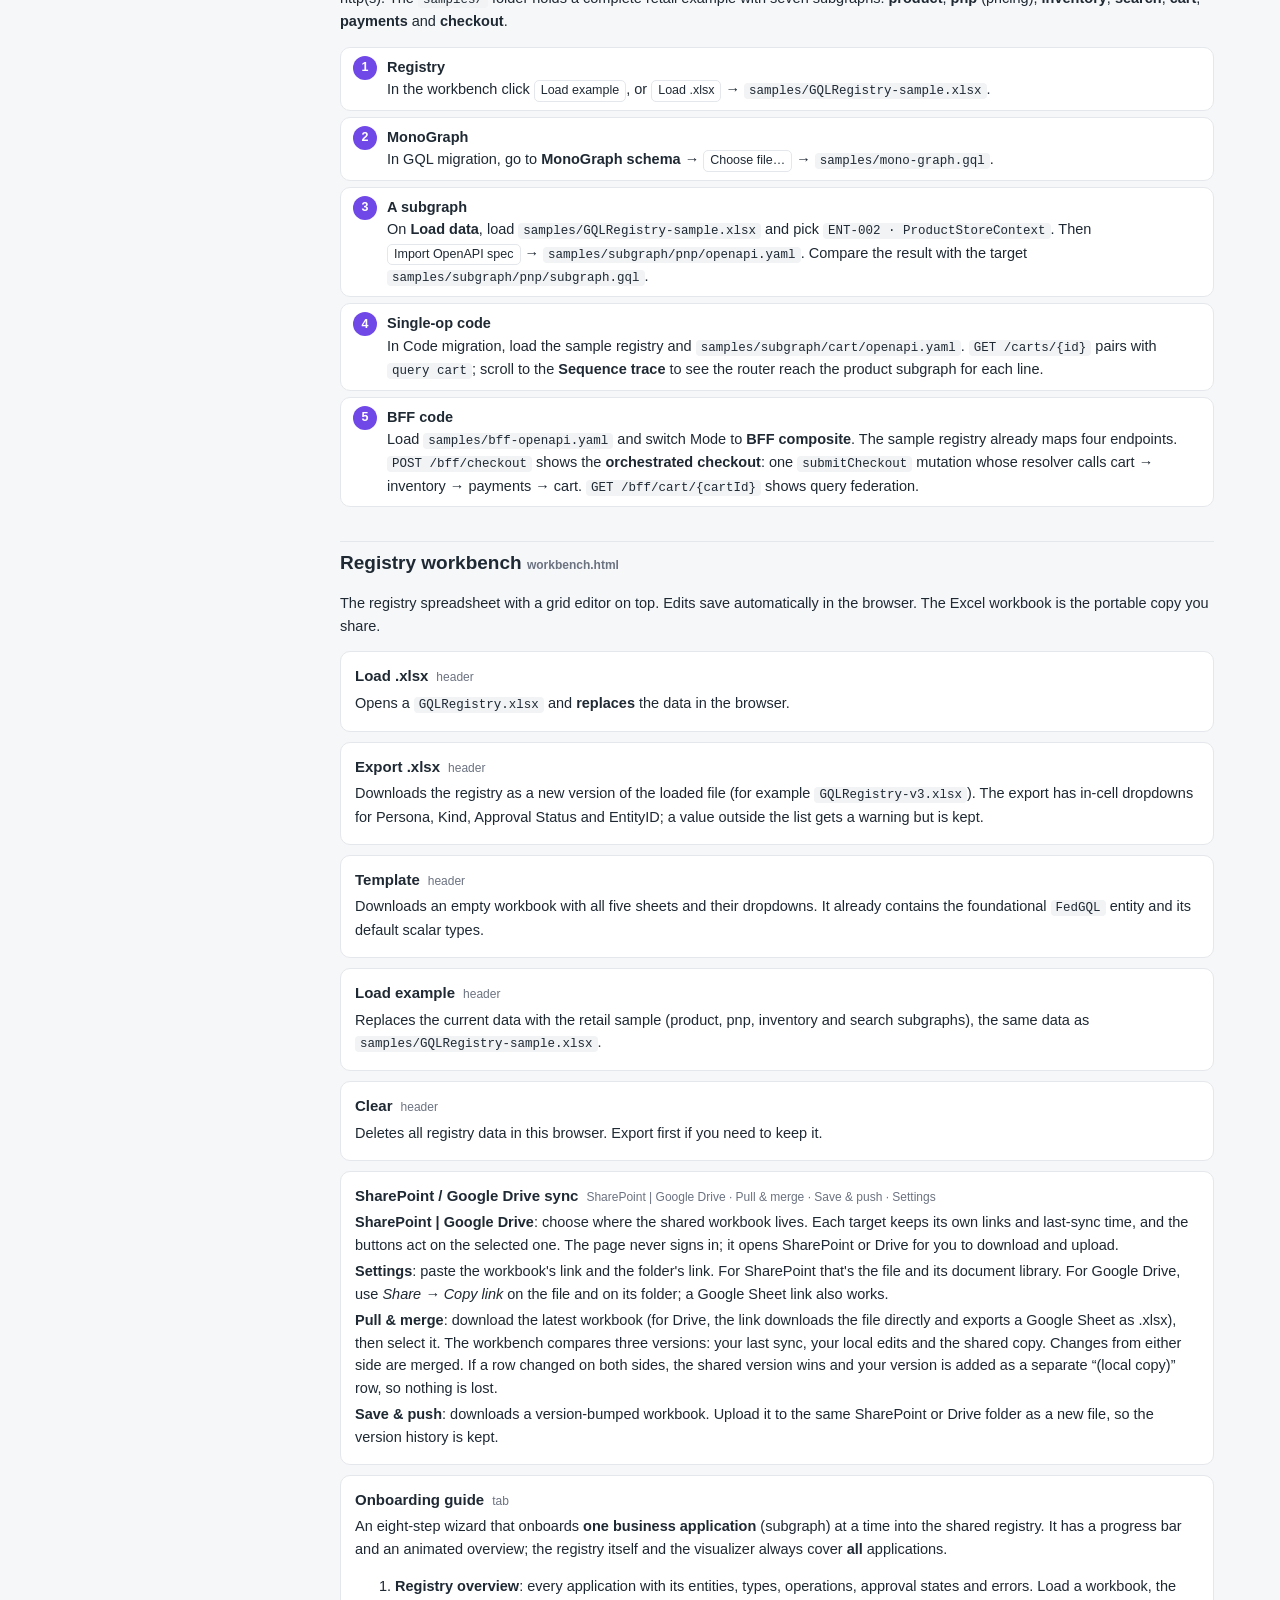
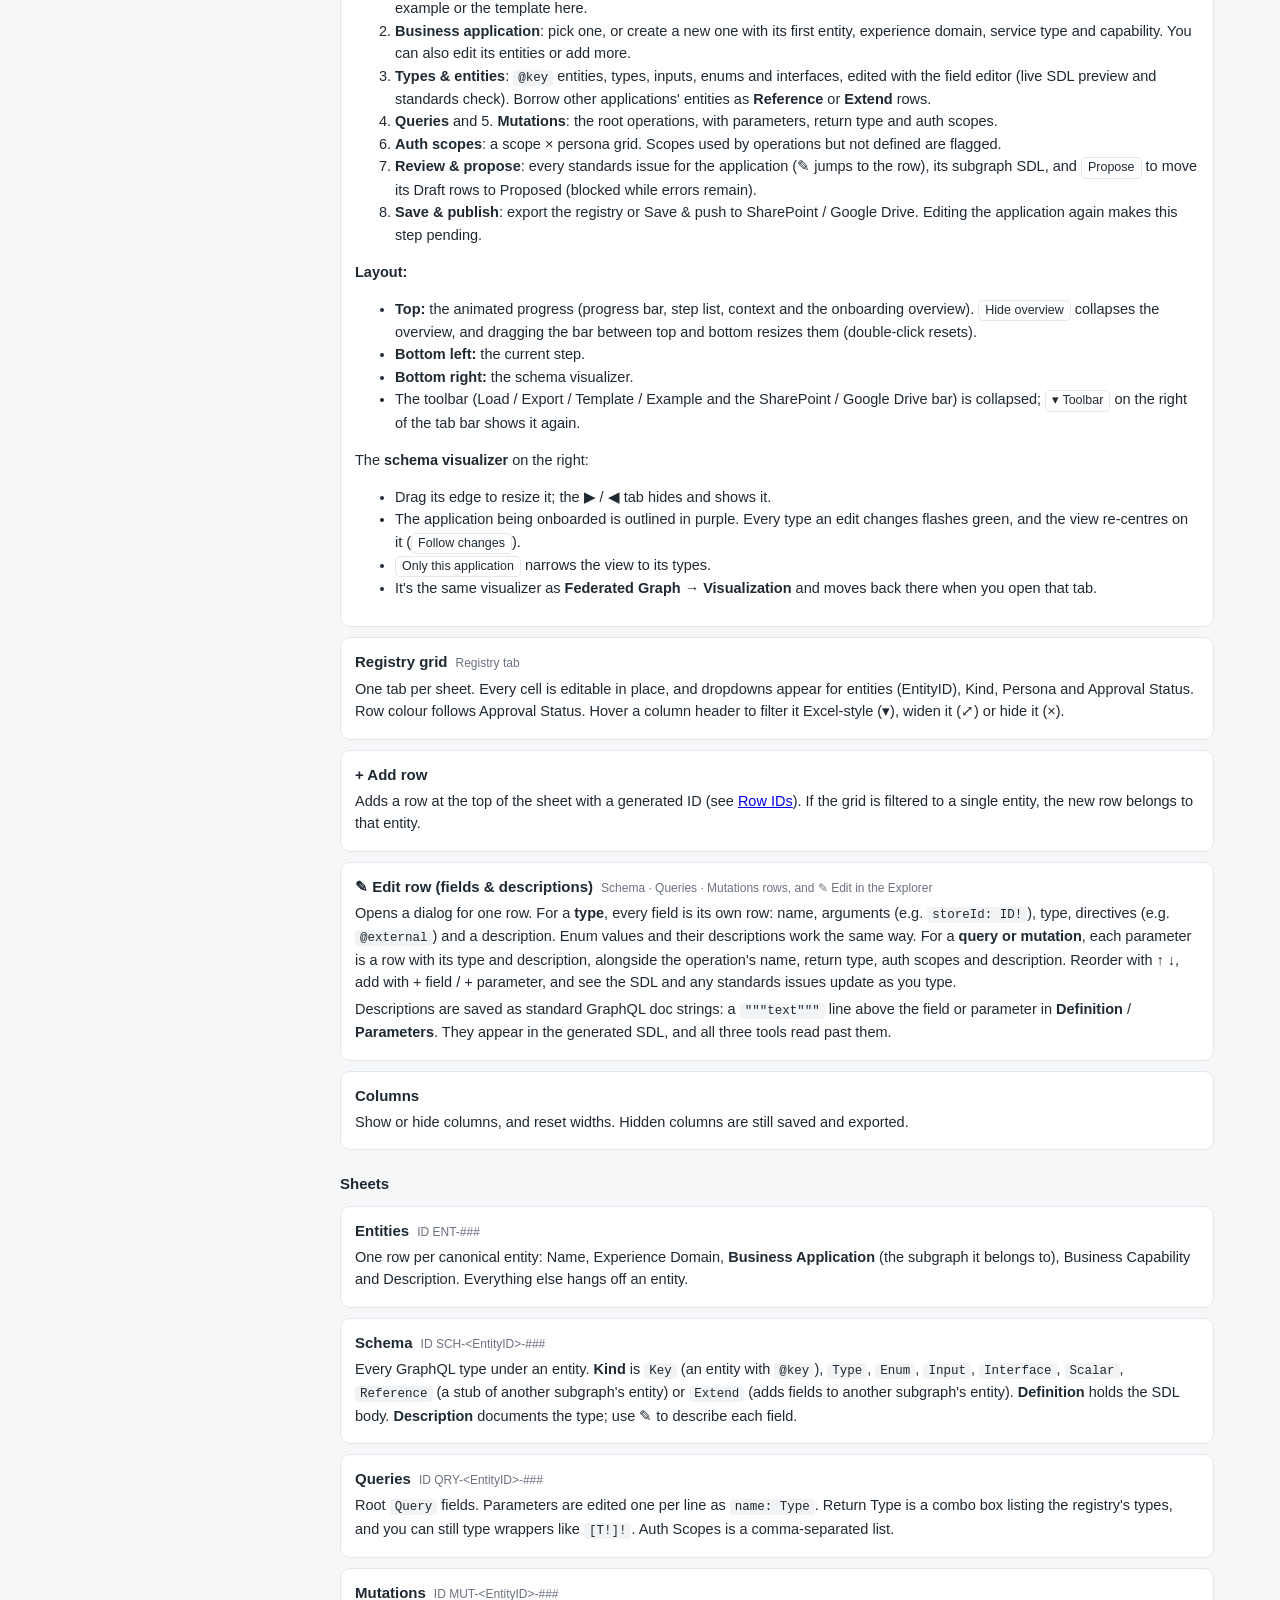
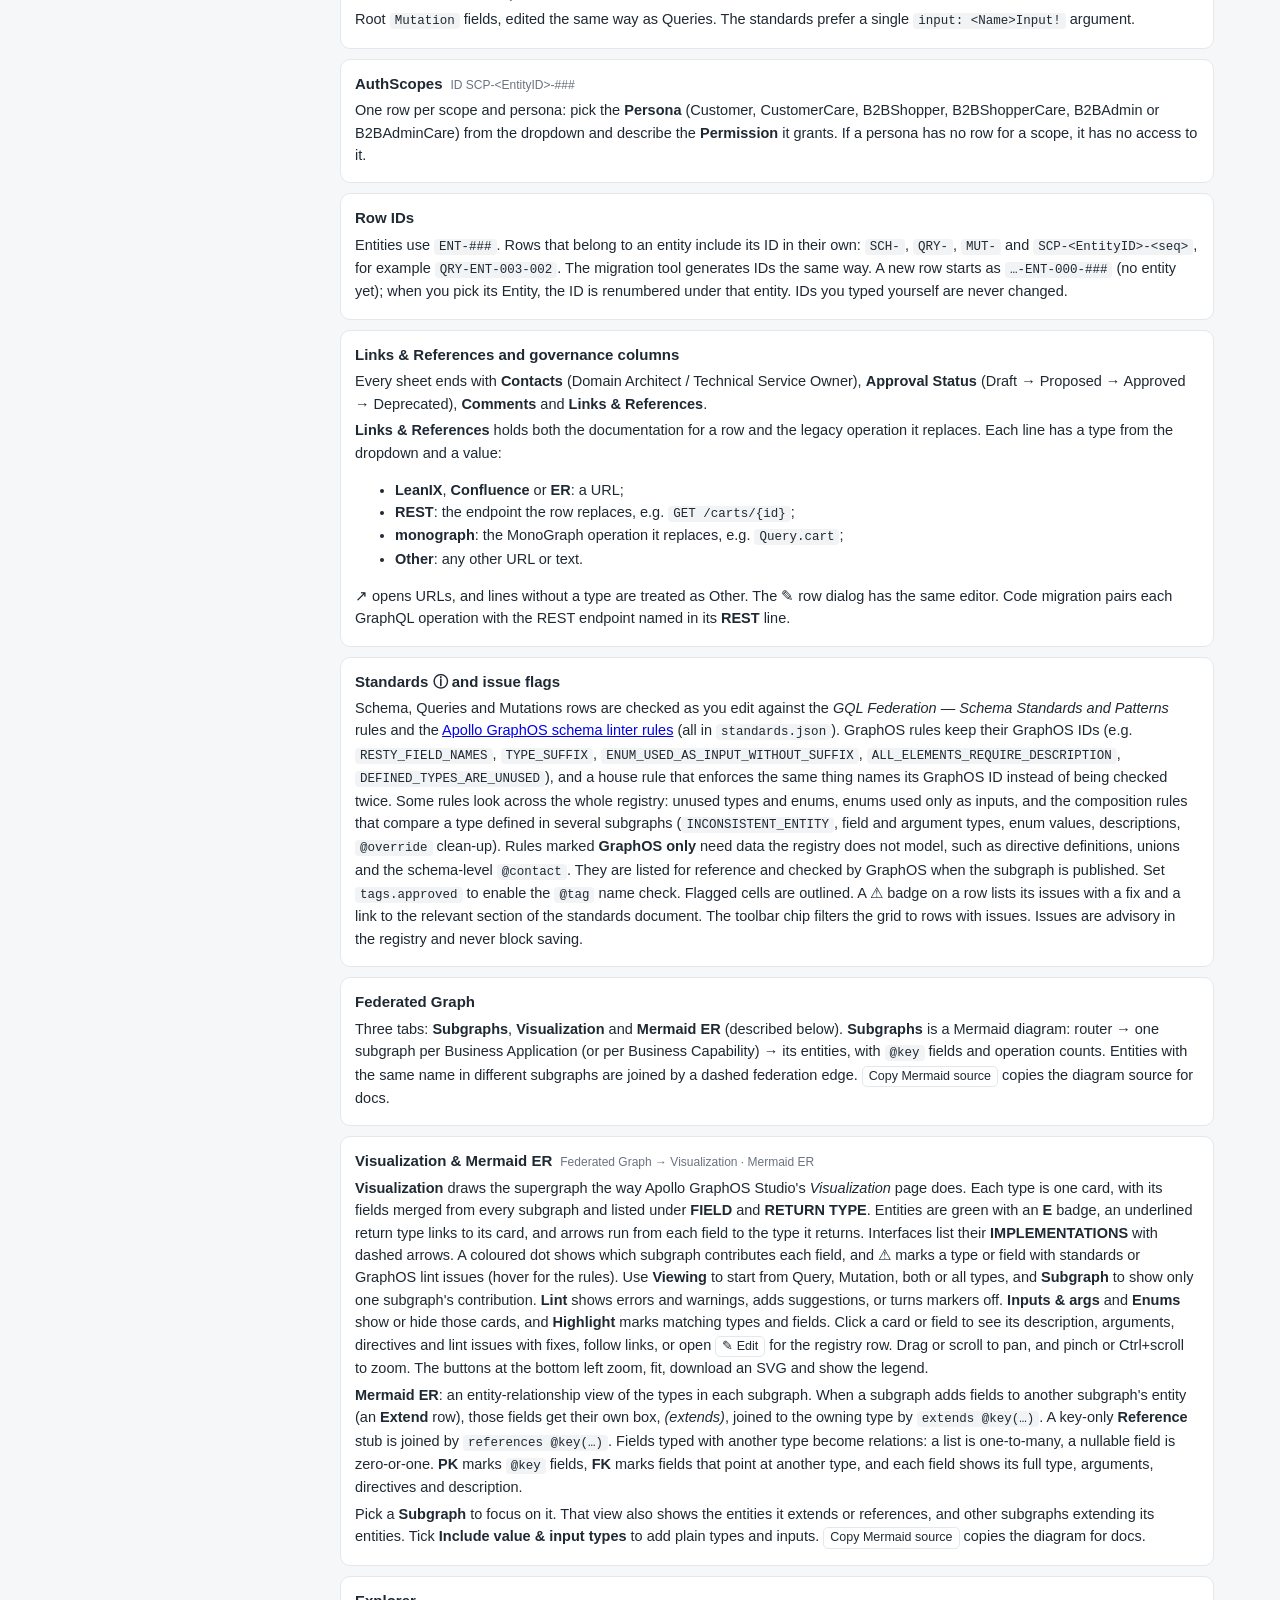
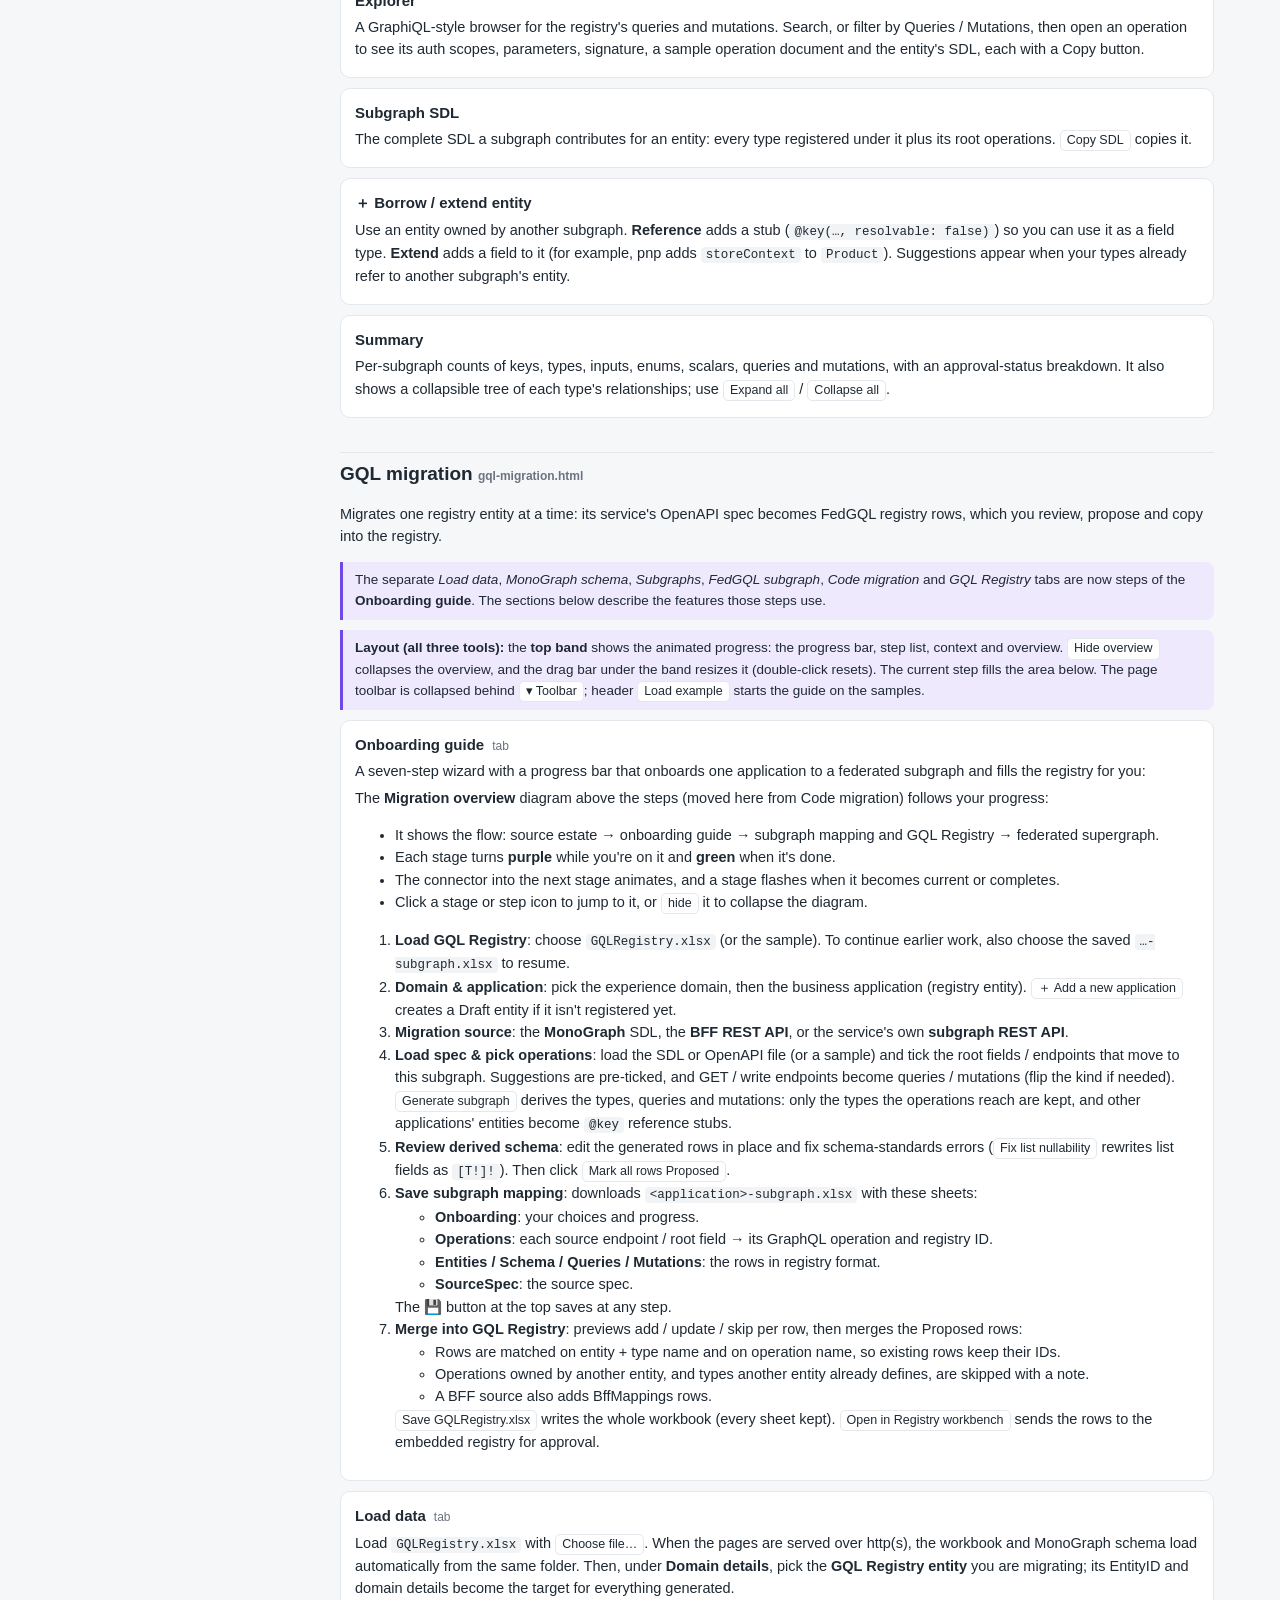
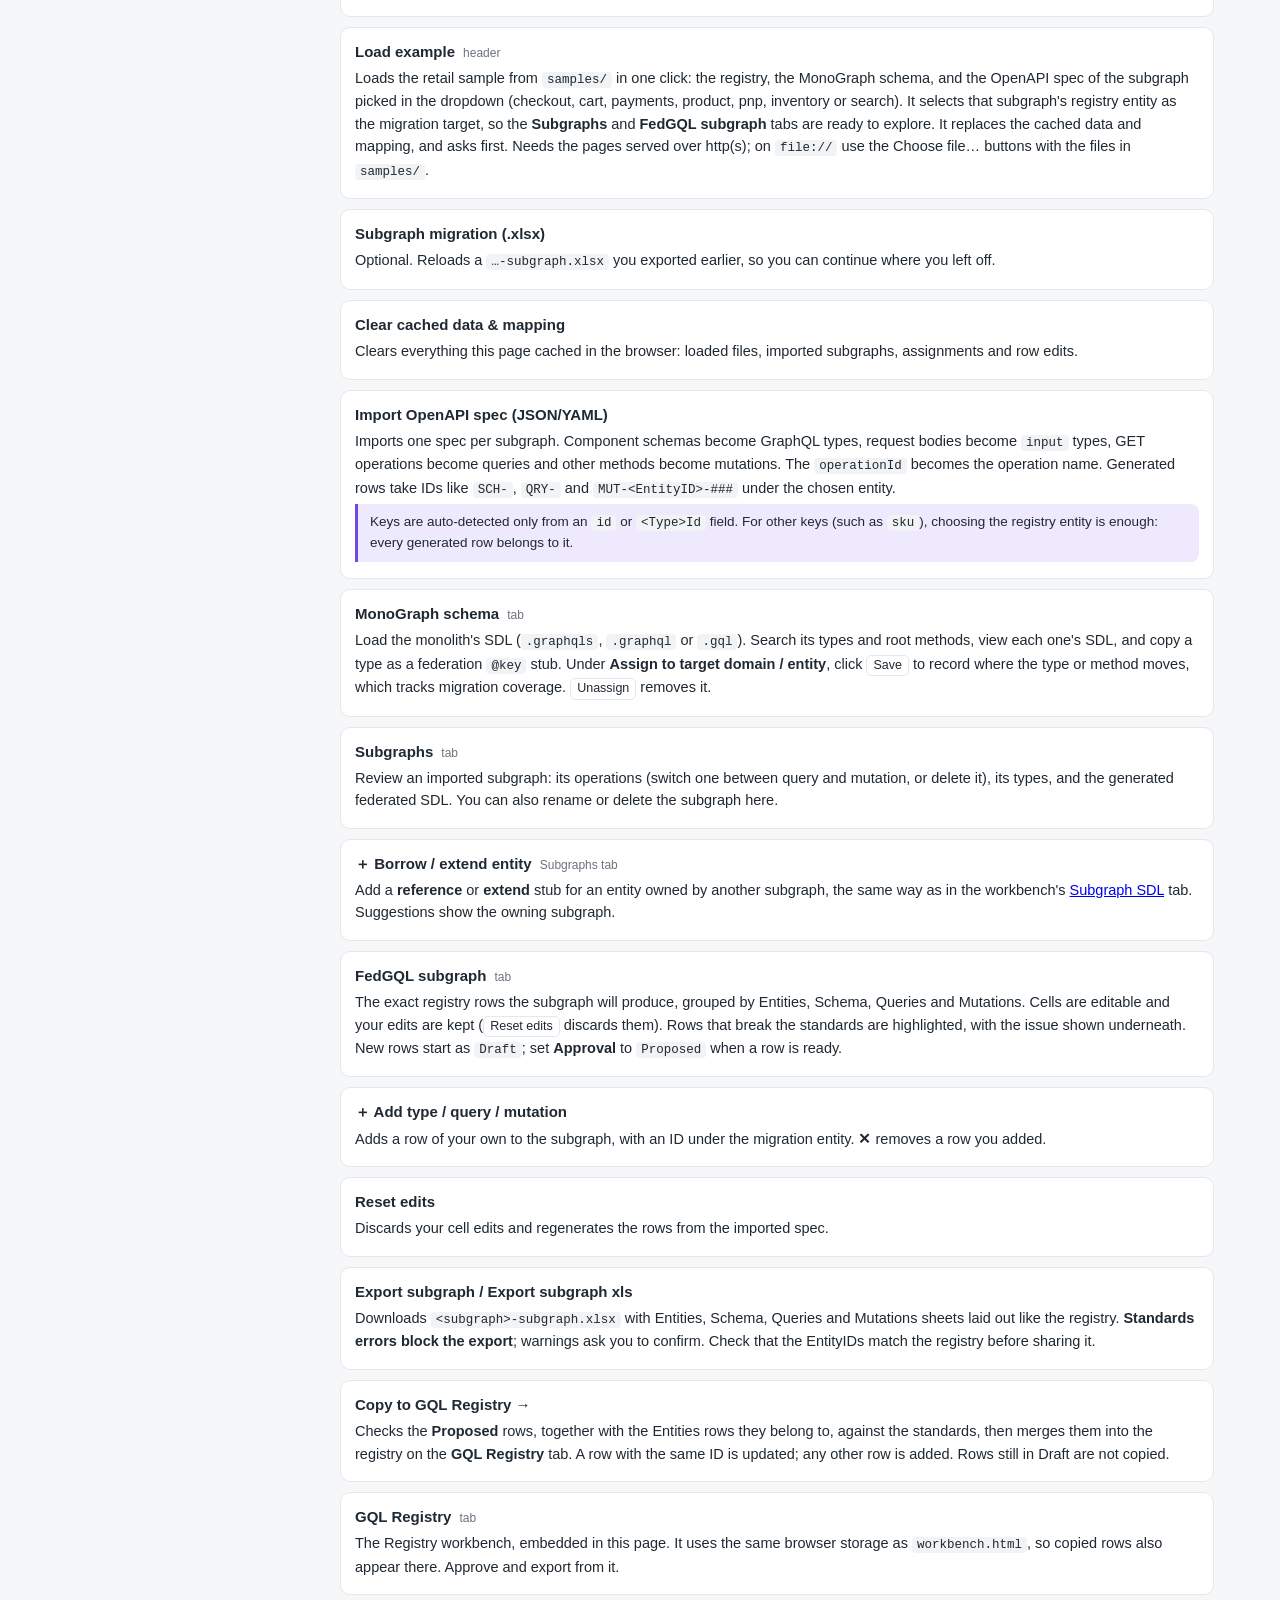
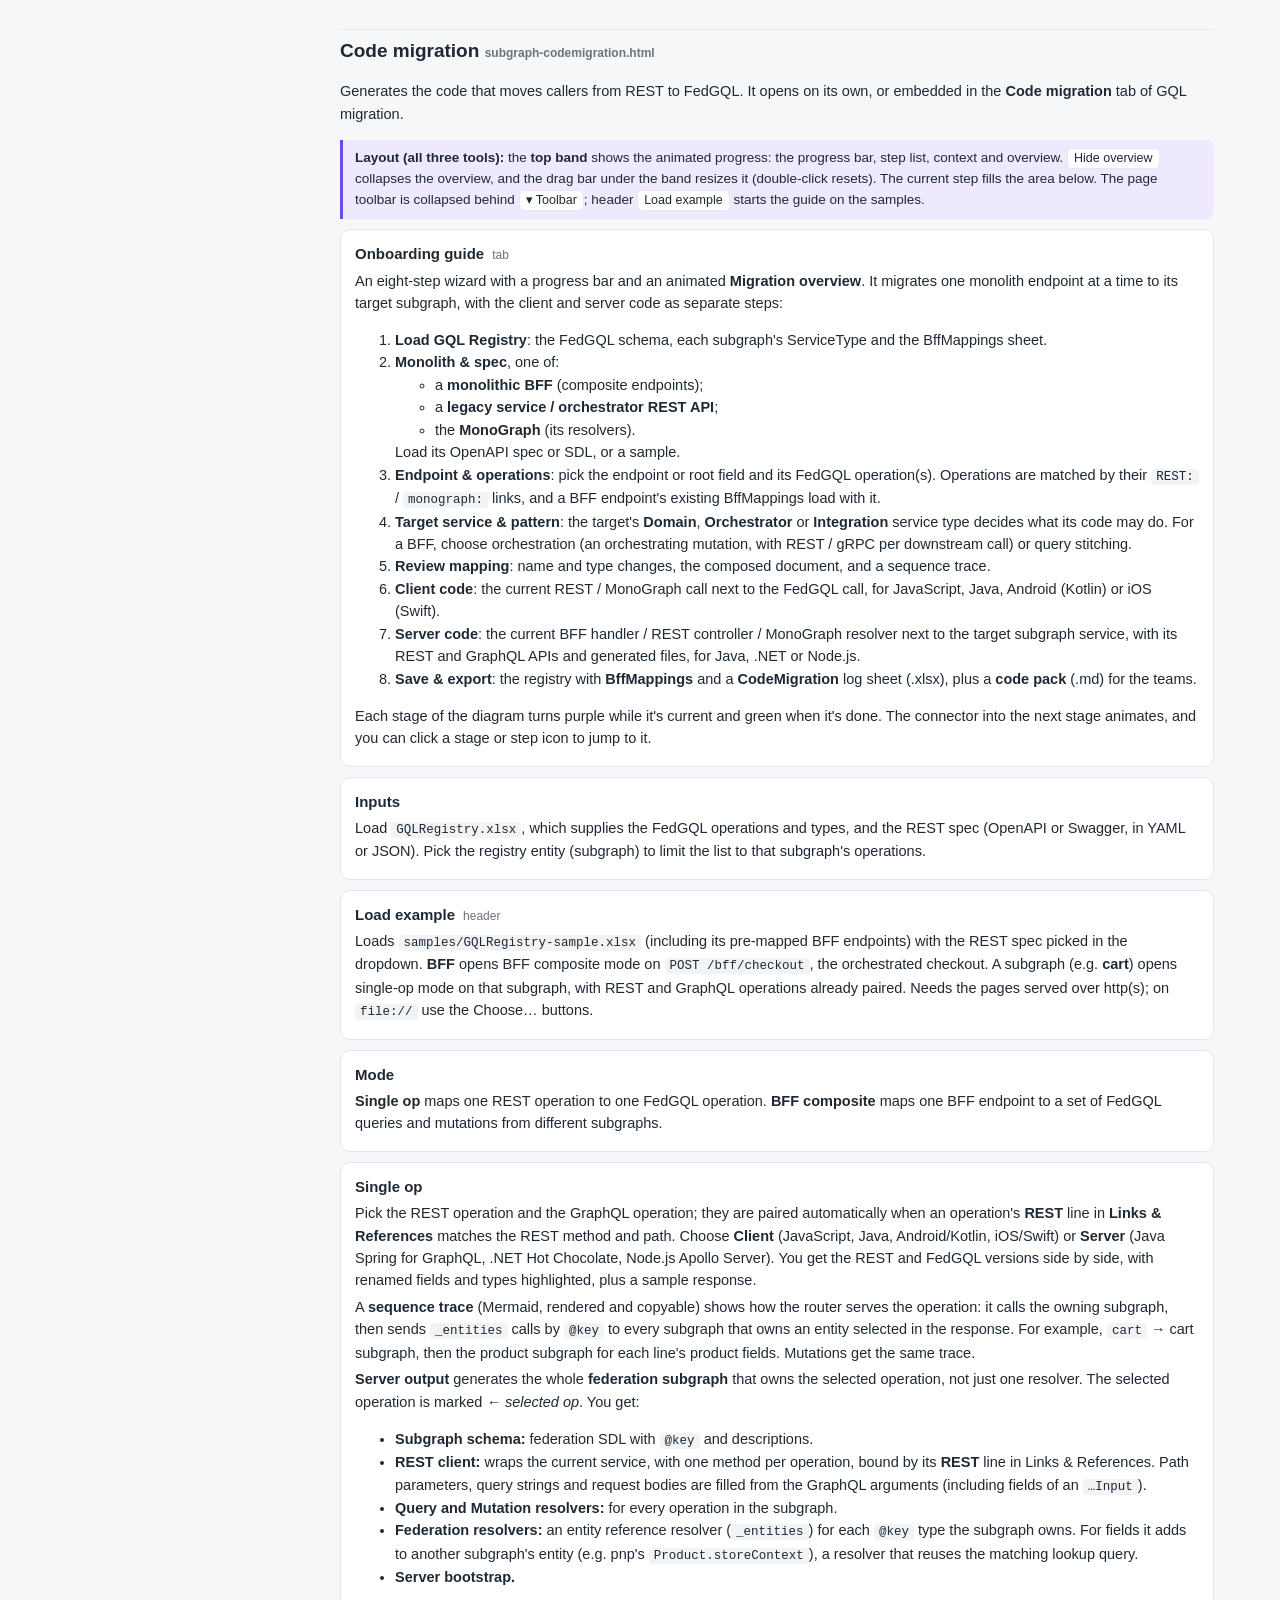
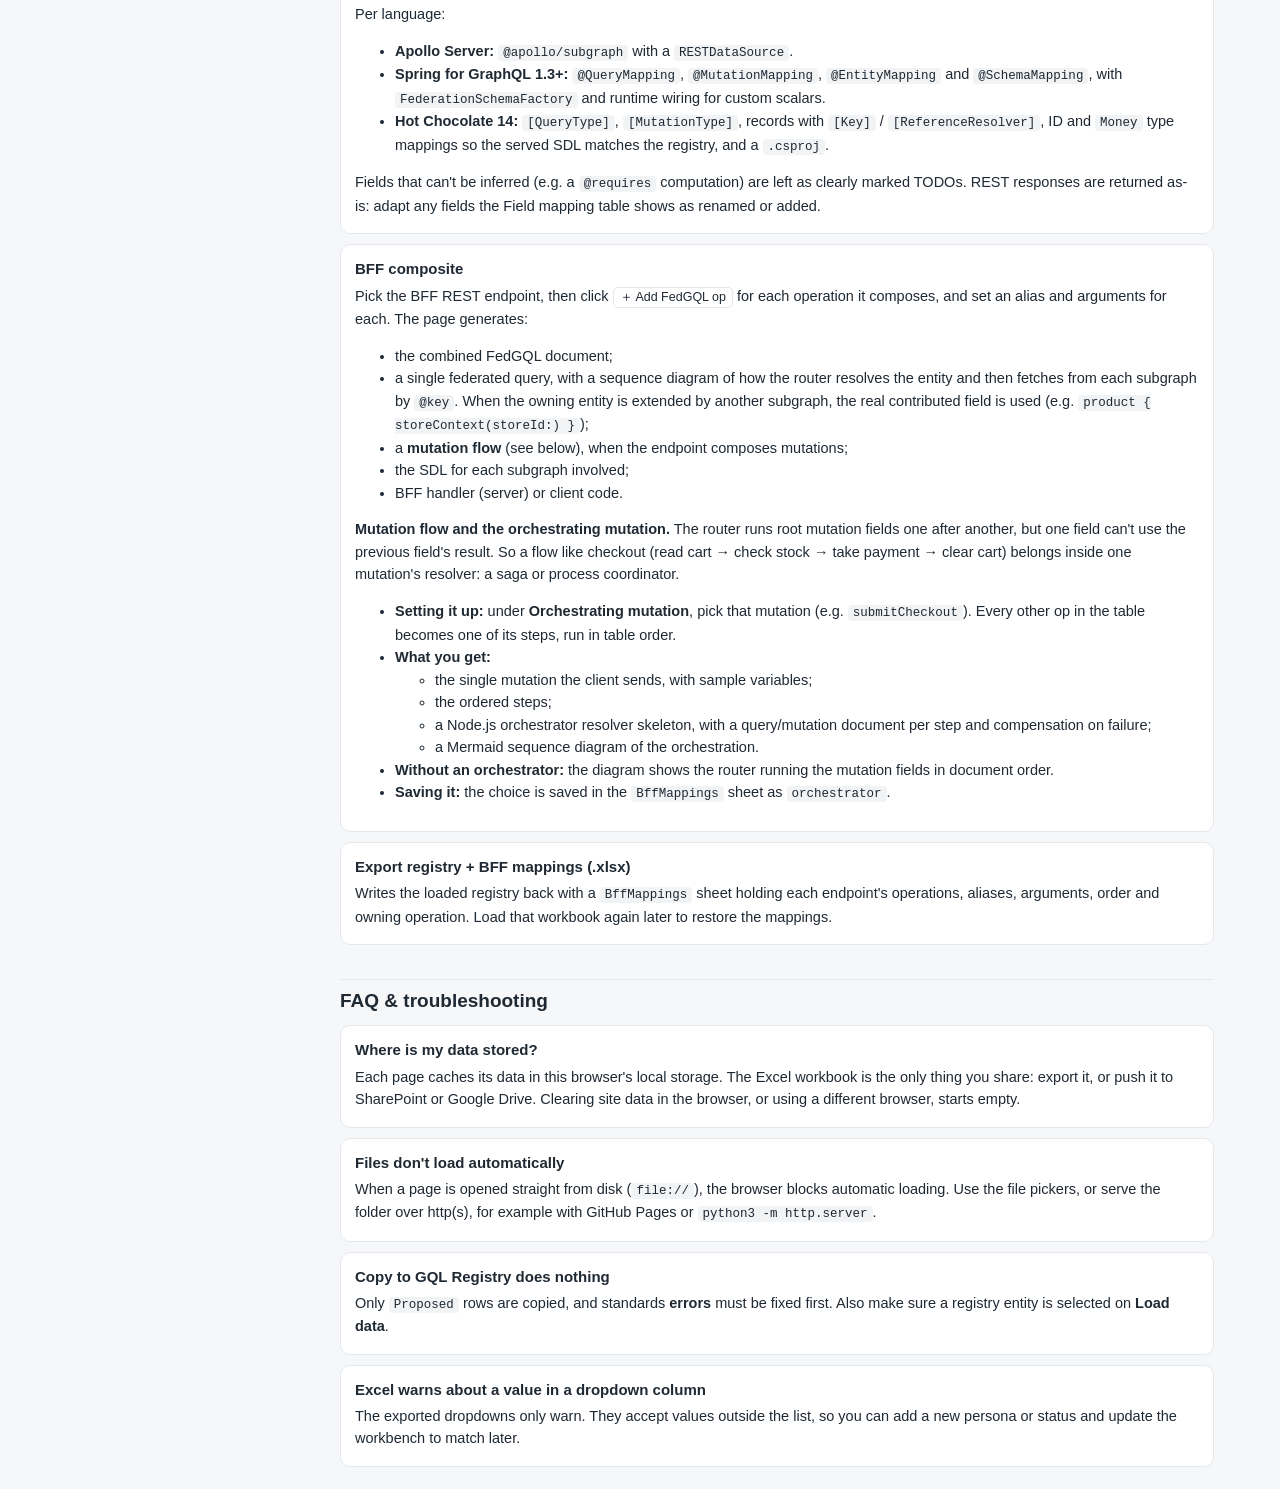
<file: help.html>
<!DOCTYPE html>
<html lang="en">
<head>
<meta charset="UTF-8" />
<meta name="viewport" content="width=device-width, initial-scale=1" />
<title>Workbench Help</title>
<link rel="stylesheet" href="styles.css" />
<style>
  :root{
    --bg: #f6f7f9; --panel: #fff; --ink: #1f2933; --muted: #6b7280; --line: #e4e7eb;
    --accent: #7048e8; --accent-soft: #efe9fd; --query: #0b7285; --mutation: #b45309;
    --ok: #15803d; --bad: #b91c1c; --warn: #b45309;
  }
  html, body{ height: auto; }   /* normal document scroll so #anchors from the ? icons land correctly */
  body{ font-family: -apple-system, BlinkMacSystemFont, "Segoe UI", Roboto, Helvetica, Arial, sans-serif;
    background: var(--bg); color: var(--ink); font-size: 14.5px; line-height: 1.55; }
  header{ background: var(--panel); border-bottom: 1px solid var(--line); padding: 10px 16px; display: flex;
    align-items: center; gap: 8px; flex-wrap: wrap; position: sticky; top: 0; z-index: 5; }
  header a.btn{ text-decoration: none; }
  .layout{ display: grid; grid-template-columns: 250px minmax(0, 1fr); gap: 24px; max-width: 1180px; margin: 0 auto; padding: 20px 16px 60px; }
  .toc{ position: sticky; top: 64px; align-self: start; max-height: calc(100vh - 80px); overflow: auto; font-size: 13px; }
  .toc input{ width: 100%; padding: 6px 8px; border: 1px solid var(--line); border-radius: 6px; font: inherit; margin-bottom: 10px; }
  .toc a{ display: block; color: var(--ink); text-decoration: none; padding: 2px 8px; border-radius: 5px; }
  .toc a:hover{ background: var(--accent-soft); }
  .toc .grp{ font-weight: 650; margin-top: 10px; }
  .toc .sub{ padding-left: 18px; color: var(--muted); }
  article{ min-width: 0; }
  article h1{ font-size: 24px; margin: 0 0 6px; }
  article h2{ font-size: 19px; margin: 34px 0 8px; padding-top: 6px; border-top: 1px solid var(--line); }
  article h3{ font-size: 15px; margin: 22px 0 6px; }
  section[id], h3[id], div.feat[id]{ scroll-margin-top: 70px; }
  .lead{ color: var(--muted); font-size: 15px; margin: 0 0 14px; }
  .feat{ background: var(--panel); border: 1px solid var(--line); border-radius: 10px; padding: 12px 14px; margin: 10px 0; }
  .feat h3{ margin: 0 0 4px; display: flex; gap: 8px; align-items: baseline; flex-wrap: wrap; }
  .feat h3 .where{ font-size: 12px; font-weight: 400; color: var(--muted); }
  .feat p{ margin: 4px 0; }
  .feat:target{ border-color: var(--accent); box-shadow: 0 0 0 3px var(--accent-soft); }
  .ui{ display: inline-block; border: 1px solid var(--line); background: #fff; border-radius: 5px; padding: 0 6px; font-size: 12.5px; white-space: nowrap; }
  code{ background: #f1f3f5; padding: 1px 5px; border-radius: 4px; font-size: 12.5px; }
  ol.steps{ counter-reset: s; list-style: none; padding: 0; margin: 10px 0; }
  ol.steps > li{ counter-increment: s; position: relative; padding: 8px 12px 8px 46px; margin: 6px 0; background: var(--panel); border: 1px solid var(--line); border-radius: 10px; }
  ol.steps > li::before{ content: counter(s); position: absolute; left: 12px; top: 8px; width: 24px; height: 24px; border-radius: 50%;
    background: var(--accent); color: #fff; font-weight: 700; font-size: 12.5px; display: flex; align-items: center; justify-content: center; }
  ol.steps > li b.t{ display: block; }
  .note{ border-left: 3px solid var(--accent); background: var(--accent-soft); padding: 8px 12px; border-radius: 0 8px 8px 0; margin: 10px 0; font-size: 13.5px; }
  .flow{ display: flex; flex-wrap: wrap; align-items: center; gap: 6px; margin: 10px 0; font-size: 13px; }
  .flow span{ background: var(--panel); border: 1px solid var(--line); border-radius: 8px; padding: 6px 10px; }
  .flow i{ color: var(--muted); font-style: normal; }
  table{ background: var(--panel); margin: 8px 0; }
  th{ background: #f8f9fb; }
  .hidden{ display: none !important; }
  @media (max-width: 820px){ .layout{ grid-template-columns: 1fr; } .toc{ position: static; max-height: none; } }
</style>
</head>
<body>
<header>
  <h1><a href="index.html" style="color:inherit;text-decoration:none">FedGQL Migration Workbench</a> · Help</h1>
  <span class="spacer"></span>
  <a class="btn" href="index.html">Home</a>
  <a class="btn" href="workbench.html">Registry workbench</a>
  <a class="btn" href="gql-migration.html">GQL migration</a>
  <a class="btn" href="subgraph-codemigration.html">Code migration</a>
  <!-- 
  <a class="btn" href="data-mapping.html">Data mapping</a>
  <a class="btn" href="rtm-mapping.html">Traceability</a>
  -->
  <a class="btn" href="demo.html">▶ Demo</a>
</header>

<div class="layout">
<nav class="toc" aria-label="Help contents">
  <input type="search" id="tocSearch" placeholder="Search help…" aria-label="Search help" />
  <a class="grp" href="#overview">Overview</a>
  <a class="grp" href="#quick-start">Quick start (end to end)</a>
  <a class="sub" href="#try-samples">Try it with the samples</a>
  <a class="grp" href="#workbench">Registry workbench</a>
  <a class="sub" href="#wb-load">Load / Export / Template</a>
  <a class="sub" href="#wb-sharepoint">SharePoint / Google Drive sync</a>
  <a class="sub" href="#wb-guide">Onboarding guide</a>
  <a class="sub" href="#wb-registry">Registry grid</a>
  <a class="sub" href="#sheet-entities">Sheets</a>
  <a class="sub" href="#row-ids">Row IDs</a>
  <a class="sub" href="#links">Links &amp; References</a>
  <a class="sub" href="#wb-standards">Schema standards</a>
  <a class="sub" href="#wb-graph">Federated Graph</a>
  <a class="sub" href="#wb-er">Visualization &amp; ER</a>
  <a class="sub" href="#wb-explorer">Explorer</a>
  <a class="sub" href="#wb-subgraph-sdl">Subgraph SDL</a>
  <a class="sub" href="#wb-summary">Summary</a>
  <a class="grp" href="#migration">GQL migration</a>
  <a class="sub" href="#mig-guide">Onboarding guide</a>
  <a class="sub" href="#mig-load">Load data</a>
  <a class="sub" href="#mig-import">Import OpenAPI</a>
  <a class="sub" href="#mig-monograph">MonoGraph schema</a>
  <a class="sub" href="#mig-subgraphs">Subgraphs</a>
  <a class="sub" href="#mig-fedgql">FedGQL subgraph</a>
  <a class="sub" href="#mig-copy">Copy to GQL Registry</a>
  <a class="grp" href="#code-migration">Code migration</a>
  <a class="sub" href="#code-guide">Onboarding guide</a>
  <a class="sub" href="#code-inputs">Inputs</a>
  <a class="sub" href="#code-single">Single op</a>
  <a class="sub" href="#code-bff">BFF composite</a>
  <a class="sub" href="#code-export">Export BFF mappings</a>
  <!-- 
  <a class="grp" href="#data-mapping">Data mapping</a>
  <a class="sub" href="#dm-load">Load / Export / Template</a>
  <a class="sub" href="#dm-samples">Samples (retail · FCC)</a>
  <a class="sub" href="#dm-mapping-types">API vs domain data mapping</a>
  <a class="sub" href="#dm-bulk-map">Bulk field mapping</a>
  <a class="sub" href="#dm-guide">Onboarding guide</a>
  <a class="sub" href="#dm-flows">Domains &amp; apps</a>
  <a class="sub" href="#dm-canvas">Mapping canvas</a>
  <a class="sub" href="#dm-registry">Registry</a>
  <a class="sub" href="#dm-datasets">Dataset types &amp; HTTP APIs</a>
  <a class="sub" href="#dm-lineage">Lineage</a>
  <a class="sub" href="#dm-events">Kafka &amp; schemas</a>
  <a class="grp" href="#rtm">Requirements traceability</a>
  <a class="sub" href="#rtm-model">Model &amp; workbook</a>
  <a class="sub" href="#rtm-guide">Onboarding guide</a>
  <a class="sub" href="#rtm-summary">Change summary</a>
  <a class="sub" href="#rtm-lineage">Lineage</a>
  <a class="sub" href="#rtm-checks">Coverage &amp; checks</a>
  <a class="sub" href="#dm-issues">Issues &amp; architecture rules</a>
  -->
  <a class="grp" href="#faq">FAQ &amp; troubleshooting</a>
</nav>

<article id="helpBody">
  <section id="overview">
    <h1>FedGQL Migration Workbench — Help</h1>
    <p class="lead">Browser-only tools for moving a monolithic GraphQL schema (the <b>MonoGraph</b>) and
      BFF REST APIs onto a <b>federated GraphQL</b> supergraph. Every tool reads and writes the same
      Excel workbook, <code>GQLRegistry.xlsx</code>. Nothing is uploaded: files are read in your browser and
      your work is cached in the browser's local storage.</p>
    <div class="flow">
      <span>MonoGraph SDL<br><small class="hint">+ subgraph REST (OpenAPI)</small></span><i>→</i>
      <span><b>GQL migration</b><br><small class="hint">generate FedGQL subgraph rows</small></span><i>→</i>
      <span><b>Registry workbench</b><br><small class="hint">curate · validate · approve</small></span><i>→</i>
      <span><b>Code migration</b><br><small class="hint">REST / BFF → FedGQL code</small></span>
    </div>
    <table>
      <thead><tr><th>Tool</th><th>Page</th><th>Use it to…</th></tr></thead>
      <tbody>
        <tr><td><a href="#workbench">Registry workbench</a></td><td><code>workbench.html</code></td><td>Maintain the registry of entities, schema types, queries, mutations and auth scopes. Validate them against the schema standards, view the federated graph, and sync the workbook with SharePoint or Google Drive.</td></tr>
        <tr><td><a href="#migration">GQL migration</a></td><td><code>gql-migration.html</code></td><td>Turn a subgraph service's OpenAPI spec (and the MonoGraph schema) into registry rows for one entity, review them, and copy the approved ones into the registry.</td></tr>
        <tr><td><a href="#code-migration">Code migration</a></td><td><code>subgraph-codemigration.html</code></td><td>Map REST operations or composite BFF endpoints to FedGQL operations and generate client and server code.</td></tr>
        <!-- 
        <tr><td><a href="#data-mapping">Data mapping</a></td><td><code>data-mapping.html</code></td><td>Trace each business attribute from core systems and third parties through Kafka, service data and REST / GraphQL APIs to the UI, in its own workbook, <code>DataMappingRegistry.xlsx</code>.</td></tr>
        <tr><td><a href="#rtm">Requirements traceability</a></td><td><code>rtm-mapping.html</code></td><td>Trace a program's high-level requirements to detail requirements, to the impacted applications and interfaces, to the Data mapping datasets, attributes and mappings, with a change summary and lineage per requirement, in <code>RTMRegistry.xlsx</code>.</td></tr>
        -->
      </tbody>
    </table>
    <p>Look for the <span class="help-ico" style="display:inline-flex">?</span> icon next to buttons and tabs in each tool. It opens the matching section of this page.</p>
    <p><b>Full-screen visualizers:</b> every diagram has a <span class="ui">⛶</span> button (in its header bar, or at its top-right corner): the onboarding overviews, the schema visualizer and its Visualization tab, the Federated graph and Mermaid ER, the data-mapping lineage visualizer, mapping canvas and domain flow diagram, the code-migration diagrams and the RTM lineage views. It fills the screen with that visualizer and refits it; <span class="ui">✕</span> or <kbd>Esc</kbd> brings it back. Dialogs opened from a full-screen visualizer still open on top of it.</p>
  </section>

  <section id="quick-start">
    <h2>Quick start — end to end</h2>
    <ol class="steps">
      <li><b class="t">Start a registry</b>Open the <a href="workbench.html">Registry workbench</a>. Click <span class="ui">Load .xlsx</span> to open your team's <code>GQLRegistry.xlsx</code>. Or click <span class="ui">Template</span> for an empty workbook, or <span class="ui">Load example</span> for the retail sample.</li>
      <li><b class="t">Register the target entities</b>On the <b>Entities</b> sheet, add one row per entity you will migrate. Fill in its domain, business application (this becomes its subgraph) and capability, then add LeanIX / Confluence / ER links.</li>
      <li><b class="t">Export the workbook</b>Click <span class="ui">Export .xlsx</span>, or <span class="ui">Save &amp; push</span> to share it through SharePoint or Google Drive.</li>
      <li><b class="t">Generate a subgraph</b>Open <a href="gql-migration.html">GQL migration</a>. On <b>Load data</b>, load the workbook, pick the <b>GQL Registry entity</b>, and <span class="ui">Import OpenAPI spec</span> for that entity's service.</li>
      <li><b class="t">Review against the MonoGraph</b>Optionally load the MonoGraph SDL on <b>MonoGraph schema</b>, browse its types and methods, and assign each to a target domain and entity.</li>
      <li><b class="t">Edit and propose</b>On <b>FedGQL subgraph</b>, edit the generated rows and fix any standards issues. Then set <b>Approval</b> to <code>Proposed</code> on each row that is ready.</li>
      <li><b class="t">Copy to the registry</b>Click <span class="ui">Copy to GQL Registry →</span>. Proposed rows are validated and merged into the registry on the <b>GQL Registry</b> tab. Or use <span class="ui">Export subgraph xls</span> to hand the rows over as a file.</li>
      <li><b class="t">Approve</b>In the Registry workbench, reviewers change <code>Proposed</code> to <code>Approved</code>, add auth scopes, then export or push the new workbook version.</li>
      <li><b class="t">Migrate the code</b>Open <a href="subgraph-codemigration.html">Code migration</a>. Load the approved registry and the REST/BFF spec, map each endpoint to its FedGQL operations, and copy the generated client or server code.</li>
    </ol>

    <h3 id="try-samples">Try it with the samples</h3>
    <p>Fastest route: click <span class="ui">Load example</span> in GQL migration or Code migration. It loads these files for you when the pages are served over http(s). The <code>samples/</code> folder holds a complete retail example with seven subgraphs: <b>product</b>, <b>pnp</b> (pricing), <b>inventory</b>, <b>search</b>, <b>cart</b>, <b>payments</b> and <b>checkout</b>.</p>
    <ol class="steps">
      <li><b class="t">Registry</b>In the workbench click <span class="ui">Load example</span>, or <span class="ui">Load .xlsx</span> → <code>samples/GQLRegistry-sample.xlsx</code>.</li>
      <li><b class="t">MonoGraph</b>In GQL migration, go to <b>MonoGraph schema</b> → <span class="ui">Choose file…</span> → <code>samples/mono-graph.gql</code>.</li>
      <li><b class="t">A subgraph</b>On <b>Load data</b>, load <code>samples/GQLRegistry-sample.xlsx</code> and pick <code>ENT-002 · ProductStoreContext</code>. Then <span class="ui">Import OpenAPI spec</span> → <code>samples/subgraph/pnp/openapi.yaml</code>. Compare the result with the target <code>samples/subgraph/pnp/subgraph.gql</code>.</li>
      <li><b class="t">Single-op code</b>In Code migration, load the sample registry and <code>samples/subgraph/cart/openapi.yaml</code>. <code>GET /carts/{id}</code> pairs with <code>query cart</code>; scroll to the <b>Sequence trace</b> to see the router reach the product subgraph for each line.</li>
      <li><b class="t">BFF code</b>Load <code>samples/bff-openapi.yaml</code> and switch Mode to <b>BFF composite</b>. The sample registry already maps four endpoints. <code>POST /bff/checkout</code> shows the <b>orchestrated checkout</b>: one <code>submitCheckout</code> mutation whose resolver calls cart → inventory → payments → cart. <code>GET /bff/cart/{cartId}</code> shows query federation.</li>
      <!-- 
        <li><b class="t">Data mapping</b>In <a href="data-mapping.html">Data mapping</a> click <span class="ui">Load example</span>, or <span class="ui">Load .xlsx</span> → <code>samples/DataMappingRegistry-sample.xlsx</code> for the same retail flow attribute by attribute. Load <code>samples/DataMappingRegistry-FCC-sample.xlsx</code> for an end-to-end cart &amp; checkout on Flipkart Commerce Cloud (<a href="#dm-samples">details</a>).</li>
       -->
    </ol>
  </section>

  <!-- ============================ Workbench ============================ -->
  <section id="workbench">
    <h2>Registry workbench <small class="hint">workbench.html</small></h2>
    <p>The registry spreadsheet with a grid editor on top. Edits save automatically in the browser. The Excel workbook is the portable copy you share.</p>

    <div class="feat" id="wb-load"><h3>Load .xlsx <span class="where">header</span></h3>
      <p>Opens a <code>GQLRegistry.xlsx</code> and <b>replaces</b> the data in the browser.</p></div>
    <div class="feat" id="wb-export"><h3>Export .xlsx <span class="where">header</span></h3>
      <p>Downloads the registry as a new version of the loaded file (for example <code>GQLRegistry-v3.xlsx</code>). The export has in-cell dropdowns for Persona, Kind, Approval Status and EntityID; a value outside the list gets a warning but is kept.</p></div>
    <div class="feat" id="wb-template"><h3>Template <span class="where">header</span></h3>
      <p>Downloads an empty workbook with all five sheets and their dropdowns. It already contains the foundational <code>FedGQL</code> entity and its default scalar types.</p></div>
    <div class="feat" id="wb-example"><h3>Load example <span class="where">header</span></h3>
      <p>Replaces the current data with the retail sample (product, pnp, inventory and search subgraphs), the same data as <code>samples/GQLRegistry-sample.xlsx</code>.</p></div>
    <div class="feat" id="wb-clear"><h3>Clear <span class="where">header</span></h3>
      <p>Deletes all registry data in this browser. Export first if you need to keep it.</p></div>

    <div class="feat" id="wb-sharepoint"><h3>SharePoint / Google Drive sync <span class="where">SharePoint | Google Drive · Pull &amp; merge · Save &amp; push · Settings</span></h3>
      <p><b>SharePoint | Google Drive</b>: choose where the shared workbook lives. Each target keeps its own links and last-sync time, and the buttons act on the selected one. The page never signs in; it opens SharePoint or Drive for you to download and upload.</p>
      <p><b>Settings</b>: paste the workbook's link and the folder's link. For SharePoint that's the file and its document library. For Google Drive, use <i>Share → Copy link</i> on the file and on its folder; a Google Sheet link also works.</p>
      <p><b>Pull &amp; merge</b>: download the latest workbook (for Drive, the link downloads the file directly and exports a Google Sheet as .xlsx), then select it. The workbench compares three versions: your last sync, your local edits and the shared copy. Changes from either side are merged. If a row changed on both sides, the shared version wins and your version is added as a separate “(local copy)” row, so nothing is lost.</p>
      <p><b>Save &amp; push</b>: downloads a version-bumped workbook. Upload it to the same SharePoint or Drive folder as a new file, so the version history is kept.</p></div>

    <div class="feat" id="wb-guide"><h3>Onboarding guide <span class="where">tab</span></h3>
      <p>An eight-step wizard that onboards <b>one business application</b> (subgraph) at a time into the shared registry. It has a progress bar and an animated overview; the registry itself and the visualizer always cover <b>all</b> applications.</p>
      <ol>
        <li><b>Registry overview</b>: every application with its entities, types, operations, approval states and errors. Load a workbook, the example or the template here.</li>
        <li><b>Business application</b>: pick one, or create a new one with its first entity, experience domain, service type and capability. You can also edit its entities or add more.</li>
        <li><b>Types &amp; entities</b>: <code>@key</code> entities, types, inputs, enums and interfaces, edited with the field editor (live SDL preview and standards check). Borrow other applications' entities as <b>Reference</b> or <b>Extend</b> rows.</li>
        <li><b>Queries</b> and 5. <b>Mutations</b>: the root operations, with parameters, return type and auth scopes.</li>
        <li value="6"><b>Auth scopes</b>: a scope × persona grid. Scopes used by operations but not defined are flagged.</li>
        <li><b>Review &amp; propose</b>: every standards issue for the application (✎ jumps to the row), its subgraph SDL, and <span class="ui">Propose</span> to move its Draft rows to Proposed (blocked while errors remain).</li>
        <li><b>Save &amp; publish</b>: export the registry or Save &amp; push to SharePoint / Google Drive. Editing the application again makes this step pending.</li>
      </ol>
      <p><b>Layout:</b></p>
      <ul>
        <li><b>Top:</b> the animated progress (progress bar, step list, context and the onboarding overview). <span class="ui">Hide overview</span> collapses the overview, and dragging the bar between top and bottom resizes them (double-click resets).</li>
        <li><b>Bottom left:</b> the current step.</li>
        <li><b>Bottom right:</b> the schema visualizer.</li>
        <li>The toolbar (Load / Export / Template / Example and the SharePoint / Google Drive bar) is collapsed; <span class="ui">▾ Toolbar</span> on the right of the tab bar shows it again.</li>
      </ul>
      <p>The <b>schema visualizer</b> on the right:</p>
      <ul>
        <li>Drag its edge to resize it; the ▶ / ◀ tab hides and shows it.</li>
        <li>The application being onboarded is outlined in purple. Every type an edit changes flashes green, and the view re-centres on it (<span class="ui">Follow changes</span>).</li>
        <li><span class="ui">Only this application</span> narrows the view to its types.</li>
        <li>It's the same visualizer as <b>Federated Graph → Visualization</b> and moves back there when you open that tab.</li>
      </ul></div>
    <div class="feat" id="wb-registry"><h3>Registry grid <span class="where">Registry tab</span></h3>
      <p>One tab per sheet. Every cell is editable in place, and dropdowns appear for entities (EntityID), Kind, Persona and Approval Status. Row colour follows Approval Status. Hover a column header to filter it Excel-style (▾), widen it (⤢) or hide it (×).</p></div>
    <div class="feat" id="wb-add-row"><h3>+ Add row</h3>
      <p>Adds a row at the top of the sheet with a generated ID (see <a href="#row-ids">Row IDs</a>). If the grid is filtered to a single entity, the new row belongs to that entity.</p></div>
    <div class="feat" id="wb-row-editor"><h3>✎ Edit row (fields &amp; descriptions) <span class="where">Schema · Queries · Mutations rows, and ✎ Edit in the Explorer</span></h3>
      <p>Opens a dialog for one row. For a <b>type</b>, every field is its own row: name, arguments (e.g. <code>storeId: ID!</code>), type, directives (e.g. <code>@external</code>) and a description. Enum values and their descriptions work the same way. For a <b>query or mutation</b>, each parameter is a row with its type and description, alongside the operation's name, return type, auth scopes and description. Reorder with ↑ ↓, add with + field / + parameter, and see the SDL and any standards issues update as you type.</p>
      <p>Descriptions are saved as standard GraphQL doc strings: a <code>"""text"""</code> line above the field or parameter in <b>Definition</b> / <b>Parameters</b>. They appear in the generated SDL, and all three tools read past them.</p></div>
    <div class="feat" id="wb-columns"><h3>Columns</h3>
      <p>Show or hide columns, and reset widths. Hidden columns are still saved and exported.</p></div>

    <h3>Sheets</h3>
    <div class="feat" id="sheet-entities"><h3>Entities <span class="where">ID ENT-###</span></h3>
      <p>One row per canonical entity: Name, Experience Domain, <b>Business Application</b> (the subgraph it belongs to), Business Capability and Description. Everything else hangs off an entity.</p></div>
    <div class="feat" id="sheet-schema"><h3>Schema <span class="where">ID SCH-&lt;EntityID&gt;-###</span></h3>
      <p>Every GraphQL type under an entity. <b>Kind</b> is <code>Key</code> (an entity with <code>@key</code>), <code>Type</code>, <code>Enum</code>, <code>Input</code>, <code>Interface</code>, <code>Scalar</code>, <code>Reference</code> (a stub of another subgraph's entity) or <code>Extend</code> (adds fields to another subgraph's entity). <b>Definition</b> holds the SDL body. <b>Description</b> documents the type; use ✎ to describe each field.</p></div>
    <div class="feat" id="sheet-queries"><h3>Queries <span class="where">ID QRY-&lt;EntityID&gt;-###</span></h3>
      <p>Root <code>Query</code> fields. Parameters are edited one per line as <code>name: Type</code>. Return Type is a combo box listing the registry's types, and you can still type wrappers like <code>[T!]!</code>. Auth Scopes is a comma-separated list.</p></div>
    <div class="feat" id="sheet-mutations"><h3>Mutations <span class="where">ID MUT-&lt;EntityID&gt;-###</span></h3>
      <p>Root <code>Mutation</code> fields, edited the same way as Queries. The standards prefer a single <code>input: &lt;Name&gt;Input!</code> argument.</p></div>
    <div class="feat" id="sheet-authscopes"><h3>AuthScopes <span class="where">ID SCP-&lt;EntityID&gt;-###</span></h3>
      <p>One row per scope and persona: pick the <b>Persona</b> (Customer, CustomerCare, B2BShopper, B2BShopperCare, B2BAdmin or B2BAdminCare) from the dropdown and describe the <b>Permission</b> it grants. If a persona has no row for a scope, it has no access to it.</p></div>

    <div class="feat" id="row-ids"><h3>Row IDs</h3>
      <p>Entities use <code>ENT-###</code>. Rows that belong to an entity include its ID in their own: <code>SCH-</code>, <code>QRY-</code>, <code>MUT-</code> and <code>SCP-&lt;EntityID&gt;-&lt;seq&gt;</code>, for example <code>QRY-ENT-003-002</code>. The migration tool generates IDs the same way. A new row starts as <code>…-ENT-000-###</code> (no entity yet); when you pick its Entity, the ID is renumbered under that entity. IDs you typed yourself are never changed.</p></div>
    <div class="feat" id="links"><h3>Links &amp; References and governance columns</h3>
      <p>Every sheet ends with <b>Contacts</b> (Domain Architect / Technical Service Owner), <b>Approval Status</b> (Draft → Proposed → Approved → Deprecated), <b>Comments</b> and <b>Links &amp; References</b>.</p>
      <p><b>Links &amp; References</b> holds both the documentation for a row and the legacy operation it replaces. Each line has a type from the dropdown and a value:</p>
      <ul>
        <li><b>LeanIX</b>, <b>Confluence</b> or <b>ER</b>: a URL;</li>
        <li><b>REST</b>: the endpoint the row replaces, e.g. <code>GET /carts/{id}</code>;</li>
        <li><b>monograph</b>: the MonoGraph operation it replaces, e.g. <code>Query.cart</code>;</li>
        <li><b>Other</b>: any other URL or text.</li>
      </ul>
      <p>↗ opens URLs, and lines without a type are treated as Other. The ✎ row dialog has the same editor. Code migration pairs each GraphQL operation with the REST endpoint named in its <b>REST</b> line.</p></div>
    <div class="feat" id="wb-standards"><h3>Standards ⓘ and issue flags</h3>
      <p>Schema, Queries and Mutations rows are checked as you edit against the <i>GQL Federation — Schema Standards and Patterns</i> rules and the <a href="https://www.apollographql.com/docs/graphos/platform/schema-management/linting/rules" target="_blank" rel="noopener">Apollo GraphOS schema linter rules</a> (all in <code>standards.json</code>). GraphOS rules keep their GraphOS IDs (e.g. <code>RESTY_FIELD_NAMES</code>, <code>TYPE_SUFFIX</code>, <code>ENUM_USED_AS_INPUT_WITHOUT_SUFFIX</code>, <code>ALL_ELEMENTS_REQUIRE_DESCRIPTION</code>, <code>DEFINED_TYPES_ARE_UNUSED</code>), and a house rule that enforces the same thing names its GraphOS ID instead of being checked twice. Some rules look across the whole registry: unused types and enums, enums used only as inputs, and the composition rules that compare a type defined in several subgraphs (<code>INCONSISTENT_ENTITY</code>, field and argument types, enum values, descriptions, <code>@override</code> clean-up). Rules marked <b>GraphOS only</b> need data the registry does not model, such as directive definitions, unions and the schema-level <code>@contact</code>. They are listed for reference and checked by GraphOS when the subgraph is published. Set <code>tags.approved</code> to enable the <code>@tag</code> name check. Flagged cells are outlined. A ⚠ badge on a row lists its issues with a fix and a link to the relevant section of the standards document. The toolbar chip filters the grid to rows with issues. Issues are advisory in the registry and never block saving.</p></div>

    <div class="feat" id="wb-graph"><h3>Federated Graph</h3>
      <p>Three tabs: <b>Subgraphs</b>, <b>Visualization</b> and <b>Mermaid ER</b> (described below). <b>Subgraphs</b> is a Mermaid diagram: router → one subgraph per Business Application (or per Business Capability) → its entities, with <code>@key</code> fields and operation counts. Entities with the same name in different subgraphs are joined by a dashed federation edge. <span class="ui">Copy Mermaid source</span> copies the diagram source for docs.</p></div>
    <div class="feat" id="wb-er"><h3>Visualization &amp; Mermaid ER <span class="where">Federated Graph → Visualization · Mermaid ER</span></h3>
      <p><b>Visualization</b> draws the supergraph the way Apollo GraphOS Studio's <i>Visualization</i> page does. Each type is one card, with its fields merged from every subgraph and listed under <b>FIELD</b> and <b>RETURN TYPE</b>. Entities are green with an <b>E</b> badge, an underlined return type links to its card, and arrows run from each field to the type it returns. Interfaces list their <b>IMPLEMENTATIONS</b> with dashed arrows. A coloured dot shows which subgraph contributes each field, and ⚠ marks a type or field with standards or GraphOS lint issues (hover for the rules). Use <b>Viewing</b> to start from Query, Mutation, both or all types, and <b>Subgraph</b> to show only one subgraph's contribution. <b>Lint</b> shows errors and warnings, adds suggestions, or turns markers off. <b>Inputs &amp; args</b> and <b>Enums</b> show or hide those cards, and <b>Highlight</b> marks matching types and fields. Click a card or field to see its description, arguments, directives and lint issues with fixes, follow links, or open <span class="ui">✎ Edit</span> for the registry row. Drag or scroll to pan, and pinch or Ctrl+scroll to zoom. The buttons at the bottom left zoom, fit, download an SVG and show the legend.</p>
      <p><b>Mermaid ER</b>: an entity-relationship view of the types in each subgraph. When a subgraph adds fields to another subgraph's entity (an <b>Extend</b> row), those fields get their own box, <i>(extends)</i>, joined to the owning type by <code>extends @key(…)</code>. A key-only <b>Reference</b> stub is joined by <code>references @key(…)</code>. Fields typed with another type become relations: a list is one-to-many, a nullable field is zero-or-one. <b>PK</b> marks <code>@key</code> fields, <b>FK</b> marks fields that point at another type, and each field shows its full type, arguments, directives and description.</p>
      <p>Pick a <b>Subgraph</b> to focus on it. That view also shows the entities it extends or references, and other subgraphs extending its entities. Tick <b>Include value &amp; input types</b> to add plain types and inputs. <span class="ui">Copy Mermaid source</span> copies the diagram for docs.</p></div>
    <div class="feat" id="wb-explorer"><h3>Explorer</h3>
      <p>A GraphiQL-style browser for the registry's queries and mutations. Search, or filter by Queries / Mutations, then open an operation to see its auth scopes, parameters, signature, a sample operation document and the entity's SDL, each with a Copy button.</p></div>
    <div class="feat" id="wb-subgraph-sdl"><h3>Subgraph SDL</h3>
      <p>The complete SDL a subgraph contributes for an entity: every type registered under it plus its root operations. <span class="ui">Copy SDL</span> copies it.</p></div>
    <div class="feat" id="wb-borrow"><h3>＋ Borrow / extend entity</h3>
      <p>Use an entity owned by another subgraph. <b>Reference</b> adds a stub (<code>@key(…, resolvable: false)</code>) so you can use it as a field type. <b>Extend</b> adds a field to it (for example, pnp adds <code>storeContext</code> to <code>Product</code>). Suggestions appear when your types already refer to another subgraph's entity.</p></div>
    <div class="feat" id="wb-summary"><h3>Summary</h3>
      <p>Per-subgraph counts of keys, types, inputs, enums, scalars, queries and mutations, with an approval-status breakdown. It also shows a collapsible tree of each type's relationships; use <span class="ui">Expand all</span> / <span class="ui">Collapse all</span>.</p></div>
  </section>

  <!-- ============================ Migration ============================ -->
  <section id="migration">
    <h2>GQL migration <small class="hint">gql-migration.html</small></h2>
    <p>Migrates one registry entity at a time: its service's OpenAPI spec becomes FedGQL registry rows, which you review, propose and copy into the registry.</p>

    <p class="note">The separate <i>Load data</i>, <i>MonoGraph schema</i>, <i>Subgraphs</i>, <i>FedGQL subgraph</i>, <i>Code migration</i> and <i>GQL Registry</i> tabs are now steps of the <b>Onboarding guide</b>. The sections below describe the features those steps use.</p>
    <p class="note"><b>Layout (all three tools):</b> the <b>top band</b> shows the animated progress: the progress bar, step list, context and overview. <span class="ui">Hide overview</span> collapses the overview, and the drag bar under the band resizes it (double-click resets). The current step fills the area below. The page toolbar is collapsed behind <span class="ui">▾ Toolbar</span>; header <span class="ui">Load example</span> starts the guide on the samples.</p>
    <div class="feat" id="mig-guide"><h3>Onboarding guide <span class="where">tab</span></h3>
      <p>A seven-step wizard with a progress bar that onboards one application to a federated subgraph and fills the registry for you:</p>
      <p>The <b>Migration overview</b> diagram above the steps (moved here from Code migration) follows your progress:</p>
      <ul>
        <li>It shows the flow: source estate → onboarding guide → subgraph mapping and GQL Registry → federated supergraph.</li>
        <li>Each stage turns <b>purple</b> while you're on it and <b>green</b> when it's done.</li>
        <li>The connector into the next stage animates, and a stage flashes when it becomes current or completes.</li>
        <li>Click a stage or step icon to jump to it, or <span class="ui">hide</span> it to collapse the diagram.</li>
      </ul>
      <ol>
        <li><b>Load GQL Registry</b>: choose <code>GQLRegistry.xlsx</code> (or the sample). To continue earlier work, also choose the saved <code>…-subgraph.xlsx</code> to resume.</li>
        <li><b>Domain &amp; application</b>: pick the experience domain, then the business application (registry entity). <span class="ui">＋ Add a new application</span> creates a Draft entity if it isn't registered yet.</li>
        <li><b>Migration source</b>: the <b>MonoGraph</b> SDL, the <b>BFF REST API</b>, or the service's own <b>subgraph REST API</b>.</li>
        <li><b>Load spec &amp; pick operations</b>: load the SDL or OpenAPI file (or a sample) and tick the root fields / endpoints that move to this subgraph. Suggestions are pre-ticked, and GET / write endpoints become queries / mutations (flip the kind if needed). <span class="ui">Generate subgraph</span> derives the types, queries and mutations: only the types the operations reach are kept, and other applications' entities become <code>@key</code> reference stubs.</li>
        <li><b>Review derived schema</b>: edit the generated rows in place and fix schema-standards errors (<span class="ui">Fix list nullability</span> rewrites list fields as <code>[T!]!</code>). Then click <span class="ui">Mark all rows Proposed</span>.</li>
        <li><b>Save subgraph mapping</b>: downloads <code>&lt;application&gt;-subgraph.xlsx</code> with these sheets:
          <ul>
            <li><b>Onboarding</b>: your choices and progress.</li>
            <li><b>Operations</b>: each source endpoint / root field → its GraphQL operation and registry ID.</li>
            <li><b>Entities / Schema / Queries / Mutations</b>: the rows in registry format.</li>
            <li><b>SourceSpec</b>: the source spec.</li>
          </ul>
          The 💾 button at the top saves at any step.</li>
        <li><b>Merge into GQL Registry</b>: previews add / update / skip per row, then merges the Proposed rows:
          <ul>
            <li>Rows are matched on entity + type name and on operation name, so existing rows keep their IDs.</li>
            <li>Operations owned by another entity, and types another entity already defines, are skipped with a note.</li>
            <li>A BFF source also adds BffMappings rows.</li>
          </ul>
          <span class="ui">Save GQLRegistry.xlsx</span> writes the whole workbook (every sheet kept). <span class="ui">Open in Registry workbench</span> sends the rows to the embedded registry for approval.</li>
      </ol></div>
    <div class="feat" id="mig-load"><h3>Load data <span class="where">tab</span></h3>
      <p>Load <code>GQLRegistry.xlsx</code> with <span class="ui">Choose file…</span>. When the pages are served over http(s), the workbook and MonoGraph schema load automatically from the same folder. Then, under <b>Domain details</b>, pick the <b>GQL Registry entity</b> you are migrating; its EntityID and domain details become the target for everything generated.</p></div>
    <div class="feat" id="mig-example"><h3>Load example <span class="where">header</span></h3>
      <p>Loads the retail sample from <code>samples/</code> in one click: the registry, the MonoGraph schema, and the OpenAPI spec of the subgraph picked in the dropdown (checkout, cart, payments, product, pnp, inventory or search). It selects that subgraph's registry entity as the migration target, so the <b>Subgraphs</b> and <b>FedGQL subgraph</b> tabs are ready to explore. It replaces the cached data and mapping, and asks first. Needs the pages served over http(s); on <code>file://</code> use the Choose file… buttons with the files in <code>samples/</code>.</p></div>
    <div class="feat" id="mig-resume"><h3>Subgraph migration (.xlsx)</h3>
      <p>Optional. Reloads a <code>…-subgraph.xlsx</code> you exported earlier, so you can continue where you left off.</p></div>
    <div class="feat" id="mig-clear"><h3>Clear cached data &amp; mapping</h3>
      <p>Clears everything this page cached in the browser: loaded files, imported subgraphs, assignments and row edits.</p></div>
    <div class="feat" id="mig-import"><h3>Import OpenAPI spec (JSON/YAML)</h3>
      <p>Imports one spec per subgraph. Component schemas become GraphQL types, request bodies become <code>input</code> types, GET operations become queries and other methods become mutations. The <code>operationId</code> becomes the operation name. Generated rows take IDs like <code>SCH-</code>, <code>QRY-</code> and <code>MUT-&lt;EntityID&gt;-###</code> under the chosen entity.</p>
      <p class="note">Keys are auto-detected only from an <code>id</code> or <code>&lt;Type&gt;Id</code> field. For other keys (such as <code>sku</code>), choosing the registry entity is enough: every generated row belongs to it.</p></div>
    <div class="feat" id="mig-monograph"><h3>MonoGraph schema <span class="where">tab</span></h3>
      <p>Load the monolith's SDL (<code>.graphqls</code>, <code>.graphql</code> or <code>.gql</code>). Search its types and root methods, view each one's SDL, and copy a type as a federation <code>@key</code> stub. Under <b>Assign to target domain / entity</b>, click <span class="ui">Save</span> to record where the type or method moves, which tracks migration coverage. <span class="ui">Unassign</span> removes it.</p></div>
    <div class="feat" id="mig-subgraphs"><h3>Subgraphs <span class="where">tab</span></h3>
      <p>Review an imported subgraph: its operations (switch one between query and mutation, or delete it), its types, and the generated federated SDL. You can also rename or delete the subgraph here.</p></div>
    <div class="feat" id="mig-borrow"><h3>＋ Borrow / extend entity <span class="where">Subgraphs tab</span></h3>
      <p>Add a <b>reference</b> or <b>extend</b> stub for an entity owned by another subgraph, the same way as in the workbench's <a href="#wb-borrow">Subgraph SDL</a> tab. Suggestions show the owning subgraph.</p></div>
    <div class="feat" id="mig-fedgql"><h3>FedGQL subgraph <span class="where">tab</span></h3>
      <p>The exact registry rows the subgraph will produce, grouped by Entities, Schema, Queries and Mutations. Cells are editable and your edits are kept (<span class="ui">Reset edits</span> discards them). Rows that break the standards are highlighted, with the issue shown underneath. New rows start as <code>Draft</code>; set <b>Approval</b> to <code>Proposed</code> when a row is ready.</p></div>
    <div class="feat" id="mig-add-rows"><h3>＋ Add type / query / mutation</h3>
      <p>Adds a row of your own to the subgraph, with an ID under the migration entity. <b>✕</b> removes a row you added.</p></div>
    <div class="feat" id="mig-reset"><h3>Reset edits</h3>
      <p>Discards your cell edits and regenerates the rows from the imported spec.</p></div>
    <div class="feat" id="mig-export"><h3>Export subgraph / Export subgraph xls</h3>
      <p>Downloads <code>&lt;subgraph&gt;-subgraph.xlsx</code> with Entities, Schema, Queries and Mutations sheets laid out like the registry. <b>Standards errors block the export</b>; warnings ask you to confirm. Check that the EntityIDs match the registry before sharing it.</p></div>
    <div class="feat" id="mig-copy"><h3>Copy to GQL Registry →</h3>
      <p>Checks the <b>Proposed</b> rows, together with the Entities rows they belong to, against the standards, then merges them into the registry on the <b>GQL Registry</b> tab. A row with the same ID is updated; any other row is added. Rows still in Draft are not copied.</p></div>
    <div class="feat" id="mig-registry"><h3>GQL Registry <span class="where">tab</span></h3>
      <p>The Registry workbench, embedded in this page. It uses the same browser storage as <code>workbench.html</code>, so copied rows also appear there. Approve and export from it.</p></div>
  </section>

  <!-- ========================== Code migration ========================== -->
  <section id="code-migration">
    <h2>Code migration <small class="hint">subgraph-codemigration.html</small></h2>
    <p>Generates the code that moves callers from REST to FedGQL. It opens on its own, or embedded in the <b>Code migration</b> tab of GQL migration.</p>
    <p class="note"><b>Layout (all three tools):</b> the <b>top band</b> shows the animated progress: the progress bar, step list, context and overview. <span class="ui">Hide overview</span> collapses the overview, and the drag bar under the band resizes it (double-click resets). The current step fills the area below. The page toolbar is collapsed behind <span class="ui">▾ Toolbar</span>; header <span class="ui">Load example</span> starts the guide on the samples.</p>
    <div class="feat" id="code-guide"><h3>Onboarding guide <span class="where">tab</span></h3>
      <p>An eight-step wizard with a progress bar and an animated <b>Migration overview</b>. It migrates one monolith endpoint at a time to its target subgraph, with the client and server code as separate steps:</p>
      <ol>
        <li><b>Load GQL Registry</b>: the FedGQL schema, each subgraph's ServiceType and the BffMappings sheet.</li>
        <li><b>Monolith &amp; spec</b>, one of:
          <ul>
            <li>a <b>monolithic BFF</b> (composite endpoints);</li>
            <li>a <b>legacy service / orchestrator REST API</b>;</li>
            <li>the <b>MonoGraph</b> (its resolvers).</li>
          </ul>
          Load its OpenAPI spec or SDL, or a sample.</li>
        <li><b>Endpoint &amp; operations</b>: pick the endpoint or root field and its FedGQL operation(s). Operations are matched by their <code>REST:</code> / <code>monograph:</code> links, and a BFF endpoint's existing BffMappings load with it.</li>
        <li><b>Target service &amp; pattern</b>: the target's <b>Domain</b>, <b>Orchestrator</b> or <b>Integration</b> service type decides what its code may do. For a BFF, choose orchestration (an orchestrating mutation, with REST / gRPC per downstream call) or query stitching.</li>
        <li><b>Review mapping</b>: name and type changes, the composed document, and a sequence trace.</li>
        <li><b>Client code</b>: the current REST / MonoGraph call next to the FedGQL call, for JavaScript, Java, Android (Kotlin) or iOS (Swift).</li>
        <li><b>Server code</b>: the current BFF handler / REST controller / MonoGraph resolver next to the target subgraph service, with its REST and GraphQL APIs and generated files, for Java, .NET or Node.js.</li>
        <li><b>Save &amp; export</b>: the registry with <b>BffMappings</b> and a <b>CodeMigration</b> log sheet (.xlsx), plus a <b>code pack</b> (.md) for the teams.</li>
      </ol>
      <p>Each stage of the diagram turns purple while it's current and green when it's done. The connector into the next stage animates, and you can click a stage or step icon to jump to it.</p></div>
    <div class="feat" id="code-inputs"><h3>Inputs</h3>
      <p>Load <code>GQLRegistry.xlsx</code>, which supplies the FedGQL operations and types, and the REST spec (OpenAPI or Swagger, in YAML or JSON). Pick the registry entity (subgraph) to limit the list to that subgraph's operations.</p></div>
    <div class="feat" id="code-example"><h3>Load example <span class="where">header</span></h3>
      <p>Loads <code>samples/GQLRegistry-sample.xlsx</code> (including its pre-mapped BFF endpoints) with the REST spec picked in the dropdown. <b>BFF</b> opens BFF composite mode on <code>POST /bff/checkout</code>, the orchestrated checkout. A subgraph (e.g. <b>cart</b>) opens single-op mode on that subgraph, with REST and GraphQL operations already paired. Needs the pages served over http(s); on <code>file://</code> use the Choose… buttons.</p></div>
    <div class="feat" id="code-modes"><h3>Mode</h3>
      <p><b>Single op</b> maps one REST operation to one FedGQL operation. <b>BFF composite</b> maps one BFF endpoint to a set of FedGQL queries and mutations from different subgraphs.</p></div>
    <div class="feat" id="code-single"><h3>Single op</h3>
      <p>Pick the REST operation and the GraphQL operation; they are paired automatically when an operation's <b>REST</b> line in <b>Links &amp; References</b> matches the REST method and path. Choose <b>Client</b> (JavaScript, Java, Android/Kotlin, iOS/Swift) or <b>Server</b> (Java Spring for GraphQL, .NET Hot Chocolate, Node.js Apollo Server). You get the REST and FedGQL versions side by side, with renamed fields and types highlighted, plus a sample response.</p>
      <p>A <b>sequence trace</b> (Mermaid, rendered and copyable) shows how the router serves the operation: it calls the owning subgraph, then sends <code>_entities</code> calls by <code>@key</code> to every subgraph that owns an entity selected in the response. For example, <code>cart</code> → cart subgraph, then the product subgraph for each line's product fields. Mutations get the same trace.</p>
      <p><b>Server output</b> generates the whole <b>federation subgraph</b> that owns the selected operation, not just one resolver. The selected operation is marked <i>← selected op</i>. You get:</p>
      <ul>
        <li><b>Subgraph schema:</b> federation SDL with <code>@key</code> and descriptions.</li>
        <li><b>REST client:</b> wraps the current service, with one method per operation, bound by its <b>REST</b> line in Links &amp; References. Path parameters, query strings and request bodies are filled from the GraphQL arguments (including fields of an <code>…Input</code>).</li>
        <li><b>Query and Mutation resolvers:</b> for every operation in the subgraph.</li>
        <li><b>Federation resolvers:</b> an entity reference resolver (<code>_entities</code>) for each <code>@key</code> type the subgraph owns. For fields it adds to another subgraph's entity (e.g. pnp's <code>Product.storeContext</code>), a resolver that reuses the matching lookup query.</li>
        <li><b>Server bootstrap.</b></li>
      </ul>
      <p>Per language:</p>
      <ul>
        <li><b>Apollo Server:</b> <code>@apollo/subgraph</code> with a <code>RESTDataSource</code>.</li>
        <li><b>Spring for GraphQL 1.3+:</b> <code>@QueryMapping</code>, <code>@MutationMapping</code>, <code>@EntityMapping</code> and <code>@SchemaMapping</code>, with <code>FederationSchemaFactory</code> and runtime wiring for custom scalars.</li>
        <li><b>Hot Chocolate 14:</b> <code>[QueryType]</code>, <code>[MutationType]</code>, records with <code>[Key]</code> / <code>[ReferenceResolver]</code>, ID and <code>Money</code> type mappings so the served SDL matches the registry, and a <code>.csproj</code>.</li>
      </ul>
      <p>Fields that can't be inferred (e.g. a <code>@requires</code> computation) are left as clearly marked TODOs. REST responses are returned as-is: adapt any fields the Field mapping table shows as renamed or added.</p></div>
    <div class="feat" id="code-bff"><h3>BFF composite</h3>
      <p>Pick the BFF REST endpoint, then click <span class="ui">＋ Add FedGQL op</span> for each operation it composes, and set an alias and arguments for each. The page generates:</p>
      <ul>
        <li>the combined FedGQL document;</li>
        <li>a single federated query, with a sequence diagram of how the router resolves the entity and then fetches from each subgraph by <code>@key</code>. When the owning entity is extended by another subgraph, the real contributed field is used (e.g. <code>product { storeContext(storeId:) }</code>);</li>
        <li>a <b>mutation flow</b> (see below), when the endpoint composes mutations;</li>
        <li>the SDL for each subgraph involved;</li>
        <li>BFF handler (server) or client code.</li>
      </ul>
      <p><b>Mutation flow and the orchestrating mutation.</b> The router runs root mutation fields one after another, but one field can't use the previous field's result. So a flow like checkout (read cart → check stock → take payment → clear cart) belongs inside one mutation's resolver: a saga or process coordinator.</p>
      <ul>
        <li><b>Setting it up:</b> under <b>Orchestrating mutation</b>, pick that mutation (e.g. <code>submitCheckout</code>). Every other op in the table becomes one of its steps, run in table order.</li>
        <li><b>What you get:</b>
          <ul>
            <li>the single mutation the client sends, with sample variables;</li>
            <li>the ordered steps;</li>
            <li>a Node.js orchestrator resolver skeleton, with a query/mutation document per step and compensation on failure;</li>
            <li>a Mermaid sequence diagram of the orchestration.</li>
          </ul></li>
        <li><b>Without an orchestrator:</b> the diagram shows the router running the mutation fields in document order.</li>
        <li><b>Saving it:</b> the choice is saved in the <code>BffMappings</code> sheet as <code>orchestrator</code>.</li>
      </ul></div>
    <div class="feat" id="code-export"><h3>Export registry + BFF mappings (.xlsx)</h3>
      <p>Writes the loaded registry back with a <code>BffMappings</code> sheet holding each endpoint's operations, aliases, arguments, order and owning operation. Load that workbook again later to restore the mappings.</p></div>
  </section>

  <!-- ========================== Data mapping =========================== -->
  <!-- 
  <section id="data-mapping">
    <h2>Data mapping <small class="hint">data-mapping.html</small></h2>
    <p>A registry of how each business attribute travels across layers: core systems (MDM / PIM / ERP) and third parties → integration services → Kafka events → service databases → REST / GraphQL APIs → the BFF and FedGQL router → UI. Mappings use the source-to-target (STTM) shape: <i>source dataset + path → target dataset + path</i>, with a transformation and a rule. Everything lives in one workbook, <code>DataMappingRegistry.xlsx</code>, cached in the browser like the other tools. The <span class="ui">ⓘ Quick guide</span> button in the page header opens a short in-page summary of this section.</p>

    <div class="feat" id="dm-load"><h3>Load .xlsx · Export .xlsx · Template <span class="where">header</span></h3>
      <p><b>Load .xlsx</b> replaces the data in the browser with a workbook. It reads the eight registry sheets (Domains, Applications, Datasets, Attributes, Mappings, Flows, Events, BusinessTerms) and the type sheets (HTTP APIs, GQL Schema, Database, Kafka Avro, Databricks, Files), which update the datasets and attributes. Older kind names are converted on load.</p>
      <p><b>Export .xlsx</b> writes the same sheets plus a Guide sheet, with in-cell dropdowns for status, kinds, transformations and IDs; a value outside a list only warns. <b>Template</b> downloads an empty workbook with the same sheets and dropdowns.</p></div>
    <div class="feat" id="dm-example"><h3>Load example · Clear <span class="where">header</span></h3>
      <p><b>Load example</b> replaces the data with the retail example, the same data as <code>samples/DataMappingRegistry-sample.xlsx</code>. <b>Clear</b> empties the registry. Both ask first, and Ctrl/⌘+Z undoes them.</p></div>

    <div class="feat" id="dm-samples"><h3>Samples <span class="where">samples/</span></h3>
      <p><b><code>DataMappingRegistry-sample.xlsx</code></b> (retail): 7 domains, 15 applications, 44 datasets. MDM (Kafka CDC), PIM (REST) and a supplier CSV feed the Product Integration Service, which publishes <code>product.ingested.v1</code>. The product, pnp, inventory, search, cart, payments and checkout services each own their table, REST API, subgraph and Kafka event. Retail Web reads through the FedGQL router, the Retail App through the BFF, and the checkout orchestrator calls the other services' REST APIs. It loads with no errors or warnings./p>
      <p><b><code>DataMappingRegistry-FCC-sample.xlsx</code></b> (Flipkart Commerce Cloud): an end-to-end cart &amp; checkout on the <a href="https://docs.flipkartcommercecloud.com/docs/digital-commerce/cart-and-checkout/apis/api-overview" target="_blank" rel="noopener">FCC Transact API v1</a>, with a catalog hub and a data feed observatory: 16 applications, 48 datasets and 428 mappings:</p>
      <ul>
        <li><b>PDP</b>: the Product Service carries each SKU's FCC <code>listingId</code> to the web PDP and the add-to-cart form.</li>
        <li><b>Cart</b>: the Commerce Orchestrator (commerce subgraph) calls FCC <code>POST /v1/cart</code>, <code>POST /v1/cart/{id}/items</code> and <code>GET /v1/cart/{id}</code>. The cart reaches the web over GraphQL and the app over the cart REST API → BFF.</li>
        <li><b>placeOrder</b>: FCC <code>POST /v1/checkout</code> → <code>POST /v1/checkout/{checkoutId}/payments</code> (creates the order id) → <code>POST /v1/checkout/{checkoutId}/order</code>, with saga state in <code>checkout_attempt</code>.</li>
        <li><b>Order capture</b>: FCC's payment-termination webhook reaches the FCC Order Bridge, which reads <code>GET /v1/checkout/{checkoutId}</code> and publishes <code>order.created.v1</code> (email hashed) to the Order Service.</li>
        <li>Every FCC call maps the five FCC headers: <code>X-Request-Id</code>, <code>X-Tenant-Id</code>, <code>X-Channel</code>, <code>X-Timestamp</code> and <code>Authorisation</code>.</li>
        <li><b>Catalog Hub</b> (09-Data hub on Databricks): MDM changes arrive over Kafka and the PIM's daily JSONL export as a file; they are merged in <code>catalog.silver.product</code> and curated into <code>catalog.gold.product_published</code>. The hub distributes the catalog over Kafka (<code>catalog.product.published.v1</code> → Product Service), the FCC Catalog REST API (listing ids come back; a webhook reports the feed status), the Algolia batch API, and an Elasticsearch <code>_bulk</code> file the Search Service loads.</li>
        <li><b>Data Feed Observatory</b> (10-Data platform on ClickHouse): MDM changes, the hub's feed-run log, the Product Service's ingestion log and the Search Service's indexing log arrive over Kafka in <code>feeds.feed_events</code>, with a daily roll-up in <code>feeds.feed_stats_daily</code>.</li>
      </ul>
      <p>The public FCC docs give the endpoints and headers but not the request / response bodies, so FCC body fields, the FCC Catalog endpoint and the webhook payloads are modelled and marked <code>Proposed</code>. Confirm them against FCC's <code>sampleTransactOpenAPI.yaml</code>. The <b>Issues</b> view shows 12 PII warnings for this sample: the shopper's email, phone, name and address go unmasked from the checkout form to FCC. They are flags for a privacy review, left in on purpose.</p></div>

    <div class="feat" id="dm-mapping-types"><h3>API data mapping and domain data mapping <span class="where">step 5 · Domains &amp; apps · canvas</span></h3>
      <p>Every integration flow is one of two kinds, kept in the Flows sheet's <b>MappingType</b> column (filled in automatically when empty):</p>
      <ul>
        <li><b>API data mapping</b>: a call from the front end to the back end, and its response back: <b>front end → BFF / FedGQL router → domain / orchestrator / integration service → database or third party</b>. Patterns: REST API, GraphQL, Internal (a service's API ↔ its own tables). Record each hop in the direction its mapped data moves: request fields front → back, response fields back → front.</li>
        <li><b>Domain data mapping</b>: a data sync: <b>core / source system → (integration service) → data hub → data platform</b>, plus the services and channels the hub distributes to. Patterns: Kafka event, CDC, File (CSV), REST API, Internal.</li>
      </ul>
      <p>Step 5 of the guide asks which one you are recording and then builds the <b>path</b> layer by layer, starting from the application you are onboarding:</p>
      <ul>
        <li><b>API call path</b>: UI app → BFF or FedGQL router → domain / orchestrator / integration service → the service's <i>own database</i> or a third party. Each layer is a dropdown, pre-filled from the flows that already exist (pick another service or third party to follow a different call). For every hop the table shows the <b>request</b> flow (data front → back) and the <b>response</b> flow (data back → front); a missing one has a <span class="ui">＋ GraphQL / REST API flow</span> button that creates it as a Draft API data mapping and opens its attribute mappings. A service and its own tables share one Internal flow, mapped both ways.</li>
        <li><b>Data sync path</b>: core / source system → integration service (optional) → data hub → data platform, with the hub also feeding subscribers (optional: services and channels). Each hop shows its sync flow, or a <span class="ui">＋ Kafka event flow</span> button.</li>
      </ul>
      <p>Below the path, <i>Everything … reaches</i> shows every application connected over that kind of flow, the list holds only that kind's integrations, and <i>Add an integration</i> offers the matching patterns with the next-layer applications marked. <b>Domains &amp; apps</b> filters the flow diagram and table by kind, and the canvas has <i>Focus → Mapping type</i>. The Issues view checks each kind: an API data mapping that is a Kafka / CDC / file sync, touches a core system, data hub or data platform, or skips a layer; and a domain data mapping that involves a front end, the BFF or the router.</p></div>
    <div class="feat" id="dm-bulk-map"><h3>Map fields between systems (bulk mapping) <span class="where">step 5 · mapping canvas → ⇄ Bulk map</span></h3>
      <p>A dialog that maps <b>every field</b> of a target dataset from a source dataset in one go. It opens from the guide's integration step (an integration's <span class="ui">mappings →</span>, a hop of the API / sync path, a newly created hop, or <span class="ui">⇄ Map all fields…</span>) and from the canvas toolbar (<span class="ui">⇄ Bulk map</span>, which starts from the focused source → target pair or flow, or the selected dataset).</p>
      <ul>
        <li><b>Source and target system</b>: pick each application and its dataset; <span class="ui">⇄</span> swaps them.</li>
        <li><b>Integration flow</b>: the flow between the two systems that carries the mappings, or <i>＋ New integration flow</i> with its pattern (created on Save, as an API or domain data mapping).</li>
        <li><b>One row per target field</b> (type, required <b>*</b>, business term): choose the source field (✓ marks fields already used), or <i>no source</i> for a Constant / Generate / Default / Derive, then the transformation, rule and status. <span class="ui">＋</span> adds another source for the same field (Concat / Derive); ⚠ flags a Direct / Rename between incompatible types.</li>
        <li><span class="ui">✨ Suggest</span> fills the empty rows by business term, then by name similarity (highlighted until saved); filter <i>All · Unmapped · Suggested</i> or find a field.</li>
        <li><span class="ui">Save mappings</span> creates, updates and removes the pair's mappings together (new ones as Draft) and carries business terms over; Ctrl/⌘+Z undoes it. Fields already mapped under another flow say so on their row.</li>
      </ul></div>
    <div class="feat" id="dm-guide"><h3>Onboarding guide <span class="where">tab</span></h3>
      <p>A seven-step wizard for one domain and one business application at a time: domain &amp; business terms → business application → datasets &amp; types → attributes &amp; terms → integration mapping → lineage → export &amp; save (Excel and Markdown). The lineage visualizer slides in on the right; pick the level (applications, datasets, attributes) and what to trace.</p></div>
    <div class="feat" id="dm-flows"><h3>Domains &amp; apps <span class="where">tab</span></h3>
      <p>Domain cards with each application's type and the datasets it owns, a flow diagram grouped by domain, and the flow inventory. IDs follow the convention <code>DOM-04-PRODT</code> (domain number + 5-letter code) and <code>APP-04-PRODT-01</code> (+ application type number: 01 domain service, 02 orchestrator service, 03 integration service, 04 BFF, 05 FedGQL router, 06 front end, 07 core system, 08 third party, 09 data hub, 10 data platform). <span class="ui">Apply ID convention</span> renames older IDs and updates every reference.</p>
      <p><b>09-Data hub</b> and <b>10-Data platform</b> applications run on <b>Databricks</b>, <b>Snowflake</b> or <b>ClickHouse</b> and take in and distribute data over <b>Kafka</b>. A data hub serves curated, shared data products to other applications (for example a Snowflake hub fed by domain events, republishing canonical topics). A data platform is the analytics lakehouse or warehouse. They own Kafka events, Databricks tables, DB tables (engine Snowflake or ClickHouse), file schemas and data APIs. The Technology column suggests stacks such as <i>Snowflake + Snowflake Kafka Connector</i>, <i>ClickHouse + Kafka table engine</i> and <i>Databricks + Kafka Structured Streaming</i>; tables then default to that engine.</p></div>
    <div class="feat" id="dm-canvas"><h3>Mapping canvas <span class="where">tab</span></h3>
      <p>Each card is a dataset, coloured by layer; lines are attribute mappings, coloured by flow pattern and dashed until Approved. Drag an attribute's ● port onto another attribute to map it, click a line to edit its transformation, and use <b>Focus</b> to narrow to a flow, a source → target pair, a business term, a domain or an application. In pair mode <span class="ui">✨ Auto-map</span> suggests Draft mappings.</p>
      <p><b>Swimlanes</b> (<i>Focus → Mapping type</i>, on by default; untick <span class="ui">Swimlanes</span> for the free layout):</p>
      <ul>
        <li><b>API data mapping</b>: one row per <b>UI form</b> (request: form → API) or <b>UI component</b> (response: API → screen), holding the call chain that starts there; columns are the same layers as the guide's API call path: <b>UI app → BFF / FedGQL router → service</b> (orchestrator, domain and integration services together) <b>→ database / third party</b> (a service's tables, third parties and core systems). Datasets reached by no UI dataset share a <i>Service to service</i> row. In each cell, request datasets sit above response ones.</li>
        <li><b>Domain data mapping</b>: one row per kind of domain data (e.g. <i>Product data</i>, <i>Order data</i>, named after the business-term domain its attributes carry); columns are the same layers as the guide's data sync path: <b>core / third party (source) → integration service → data hub → data platform → subscribers / third party</b>. Files and Kafka events sit with the system that owns them; a third party that is fed data (a commerce or search platform) is a subscriber, one that only sends data is a source. Every layer is shown, even when it is empty.</li>
      </ul>
      <p>In swimlanes the cards keep their lane: dragging a card header pans the canvas instead of moving it. Mapping by dragging a port, editing lines and the side panel work as usual.</p></div>
    <div class="feat" id="dm-registry"><h3>Registry <span class="where">tab</span></h3>
      <p>Every sheet as an editable grid, plus <b>By application</b>: an application's datasets grouped by kind, each with its attributes and Kafka registration. Renaming an ID or a path updates every reference to it.</p></div>
    <div class="feat" id="dm-datasets"><h3>Dataset types &amp; HTTP APIs <span class="where">dataset dialog · ⇪ Import from API spec</span></h3>
      <p>Kinds are numbered (01-DB Table … 15-Other). A <b>REST endpoint</b> is one <code>HTTP API</code> dataset holding both its request and its response; each field's <b>In</b> (header, path, query, body or response) tells them apart. A <b>GraphQL call</b> is an <code>HTTP Request</code> (variables) and / or an <code>HTTP Response</code> (selection) dataset. For the ownership rules, both count as an HTTP API of the owning service or router. <span class="ui">⇪ Import from API spec</span> builds these datasets from an OpenAPI spec or a GraphQL schema. The <b>✎ Details</b> dialog edits each type in its own shape (OpenAPI, SDL, SQL DDL, Avro, Databricks, CSV / JSON).</p>
      <p><b>Starter samples:</b> a new dataset opens on its <b>Source</b> tab with a sample for its type, commented out: a PostgreSQL table with PK / FK / defaults / an index, a MongoDB <code>$jsonSchema</code> collection with nested objects and arrays, a Databricks Delta table with <code>STRUCT</code> / <code>ARRAY</code> columns and a partition, an Avro event, an OpenAPI operation, GraphQL SDL, CSV / JSON file columns, and UI form / component fields. Click <span class="ui">Uncomment sample</span> (or delete the <code>--</code>, <code>//</code> or <code>#</code> markers), change it, then <span class="ui">Apply to fields</span>. <span class="ui">Show sample</span> brings it back at any time; applying text that is still all comments is refused. For a DB table the sample follows the engine: PostgreSQL by default, a Snowflake table with <code>VARIANT</code>, Kafka-connector metadata and <code>CLUSTER BY</code>, or a ClickHouse <code>ReplacingMergeTree</code> table with <code>PARTITION BY</code> / <code>ORDER BY</code>. Snowflake and ClickHouse table options go in the <b>Indexes</b> box. The dialog also links the standard reference for the type, for example PostgreSQL / MySQL / Oracle / SQL Server / Snowflake / ClickHouse <code>CREATE TABLE</code> (by the selected engine, with the Snowflake Kafka connector and ClickHouse Kafka engine), MongoDB schema validation, Databricks <code>CREATE TABLE</code> and data types, the Avro spec, OpenAPI 3.0.3, the GraphQL spec, RFC 4180 for CSV, and HTML input types for UI forms.</p></div>
    <div class="feat" id="dm-lineage"><h3>Lineage <span class="where">tab</span></h3>
      <p>A business term × layer matrix with core → UI coverage, plus end-to-end traces per term that you can copy as CSV.</p></div>
    <div class="feat" id="dm-events"><h3>Kafka &amp; schemas <span class="where">tab</span></h3>
      <p>The event catalog: topic, schema-registry subject, compatibility, partition key, producer and consumers. Generates Avro, JSON Schema, GraphQL SDL, SQL DDL, TypeScript or a source-to-target spec (Markdown) from any dataset.</p></div>
    <div class="feat" id="dm-issues"><h3>Issues &amp; architecture rules <span class="where">tab</span></h3>
      <p>Errors: broken references, duplicate IDs or paths, mappings to attributes that don't exist. Warnings: unmapped API / UI / event fields, Direct mappings between incompatible types, PII or Confidential data flowing out without Mask / Hash / Encrypt, and Kafka events without a registration or a valid key. Each issue has a <span class="ui">Show</span> button.</p>
      <p>Architecture rules, checked per application type: front ends integrate only through the BFF (REST) or the FedGQL router (GraphQL); only domain and orchestrator services publish subgraphs to the router; core and third-party systems reach an integration service via REST API, Kafka event, File (CSV) or CDC; data hubs and data platforms integrate via Kafka event (preferred), CDC, File (CSV) or REST API, and one with no Kafka flow gets an info note; and each type owns only the dataset kinds that fit it (for example a BFF owns HTTP APIs, a front end owns UI components and forms).</p></div>
  </section>
  -->

  <!-- ===================== Requirements traceability ====================== -->
  <!-- 
  <section id="rtm">
    <h2>Requirements traceability <small class="hint">rtm-mapping.html</small></h2>
    <p>A requirements traceability matrix (RTM) for a program that spans several business domains, applications and datasets. Each high-level requirement (HLR) breaks down into detail requirements, which the high-level design satisfies by changing business applications and interfaces, which the detail design spells out as Data mapping artifacts: interfaces (flows), datasets, attributes, mappings and Kafka events. Applications, flows and datasets are read, never written, from the Data mapping registry.</p>
    <div class="feat" id="rtm-model"><h3>Model &amp; workbook <span class="where">header</span></h3>
      <p>Sheets: <b>Programs</b> → <b>HighLevelReqs</b> (<code>HLR-01</code>, with its BusinessDomains) → <b>Requirements</b> (<code>REQ-01-03</code>) → <b>HLDesign</b> (<code>HLD-001</code>: one impacted component, an AppID or a FlowID, with its ChangeType and the ReqIDs it satisfies) → <b>DetailDesign</b> (<code>DD-0001</code>: a FlowID, DatasetID, <code>DatasetID#path</code>, MappingID or <code>SRC#path -&gt; TGT#path</code> for a new mapping, or an EventID). The optional <b>ReqIDs</b> on a detail-design row narrows it to some of the design row's requirements, for components shared by several HLRs. ChangeType is New, Modify, Retire or No change (in regression scope). <b>Export .xlsx</b> adds TraceMatrix, AppImpact, InterfaceImpact and DatasetImpact sheets; <b>Load .xlsx</b> reads the five editable sheets.</p>
      <p><b>Data mapping source</b> (the chip in the header): the registry open in <code>data-mapping.html</code> in this browser (kept in sync), a <code>DataMappingRegistry.xlsx</code>, or the bundled retail sample. <b>Load example</b> or <code>samples/RTM-Sample.xlsx</code> is the <i>eCommerce transformation 2027</i> program: store-aware PDP and cart, click &amp; collect checkout, supplier logistics data for search, and the mobile app moving from the BFF to the FedGQL router. It uses the IDs in <code>DataMappingRegistry-sample.xlsx</code>.</p></div>
    <div class="feat" id="rtm-guide"><h3>Onboarding guide <span class="where">tab</span></h3>
      <p>Six steps for one HLR: the requirement and its business domains → detail requirements → impacted applications (by domain) → impacted interfaces (flows from or to those applications) → detail design (tick datasets, attributes, events and mappings, or add new ones) → review. The <b>end-to-end helper</b> in step 5 traces an attribute through the Data mapping registry and adds every hop as interface and mapping rows. The live lineage on the right redraws as you go.</p></div>
    <div class="feat" id="rtm-summary"><h3>Change summary <span class="where">tab</span></h3>
      <p>For the whole program or one HLR: impacted applications, interfaces, datasets, attributes, mappings and events by change; an HLR × business-domain heat map with coverage; and per-application, per-interface and per-dataset tables with a column per HLR. A solid pill is declared on a design row; a dashed one is derived (a new attribute modifies its dataset and application). The <b>Data mapping backlog</b> lists new artifacts to register in Data mapping.</p></div>
    <div class="feat" id="rtm-lineage"><h3>Lineage <span class="where">tab</span></h3>
      <p>Per HLR: the trace tree (HLR → requirements → design → detail design; click a box to highlight its path, download as SVG or copy as CSV), the applications and interfaces it touches laid out by layer and coloured by change, and the attribute data lineage from source to last consumer, marking new, changed and retired mappings.</p></div>
    <div class="feat" id="rtm-checks"><h3>Coverage &amp; checks <span class="where">tab</span></h3>
      <p>Coverage per HLR (designed and detailed requirements). Errors: broken references and artifacts that are not in Data mapping. Warnings: requirements without design, design rows without detail, artifacts outside their component, New artifacts that already exist. Info: new artifacts to register and interfaces reaching applications outside the design.</p></div>
  </section>
  -->

  <section id="faq">
    <h2>FAQ &amp; troubleshooting</h2>
    <div class="feat"><h3>Where is my data stored?</h3>
      <p>Each page caches its data in this browser's local storage. The Excel workbook is the only thing you share: export it, or push it to SharePoint or Google Drive. Clearing site data in the browser, or using a different browser, starts empty.</p></div>
    <div class="feat"><h3>Files don't load automatically</h3>
      <p>When a page is opened straight from disk (<code>file://</code>), the browser blocks automatic loading. Use the file pickers, or serve the folder over http(s), for example with GitHub Pages or <code>python3 -m http.server</code>.</p></div>
    <div class="feat"><h3>Copy to GQL Registry does nothing</h3>
      <p>Only <code>Proposed</code> rows are copied, and standards <b>errors</b> must be fixed first. Also make sure a registry entity is selected on <b>Load data</b>.</p></div>
    <div class="feat"><h3>Excel warns about a value in a dropdown column</h3>
      <p>The exported dropdowns only warn. They accept values outside the list, so you can add a new persona or status and update the workbench to match later.</p></div>
  </section>
</article>
</div>

<script>
// Filter the contents and sections as you type in "Search help…".
document.getElementById("tocSearch").addEventListener("input", e => {
  const q = e.target.value.trim().toLowerCase();
  document.querySelectorAll("#helpBody .feat").forEach(f => f.classList.toggle("hidden", !!q && !f.textContent.toLowerCase().includes(q)));
  document.querySelectorAll(".toc a").forEach(a => {
    const t = document.querySelector(a.getAttribute("href"));
    a.classList.toggle("hidden", !!q && !(t && t.textContent.toLowerCase().includes(q)));
  });
});
</script>
<script src="versions.js" defer></script>
<footer class="site-foot">© 2026 iLabs Tools. All rights reserved.</footer>
</body>
</html>
</file>
<file: styles.css>
/* styles.css — shared styles for the GQL Schema Registry apps
   (workbench.html, gql-migration.html, subgraph-codemigration.html, index/help/demo)
   Linked before each page's inline <style>; page-specific and drifted rules
   (e.g. :root variables, body/header/main layout) stay inline and override these.
   46 shared rules, extracted verbatim. */

*{ box-sizing: border-box; }
html, body{ margin: 0; height: 100%; }
header h1{ font-size: 16px; margin: 0; font-weight: 650; }
header .spacer{ flex: 1; }
button, .btn{ font: inherit; border: 1px solid var(--line); background: #fff; color: var(--ink); padding: 6px 12px; border-radius: 6px; cursor: pointer; white-space: nowrap; }
button:hover{ background: #f0f2f4; }
button.primary{ background: var(--accent); color: #fff; border-color: var(--accent); }
button.danger{ color: var(--bad); border-color: #f0c9c9; }
.status{ font-size: 12px; color: var(--muted); }
nav button{ border: none; border-bottom: 2px solid transparent; border-radius: 0; padding: 10px 14px; background: transparent; color: var(--muted); font-weight: 550; }
nav button.active{ color: var(--accent); border-bottom-color: var(--accent); }
.view{ display: none; }
.view.active{ display: block; }
.card{ background: var(--panel); border: 1px solid var(--line); border-radius: 10px; padding: 14px; margin-bottom: 16px; }
.card h2{ margin: 0 0 4px; font-size: 15px; }
.card p.desc{ margin: 0 0 12px; color: var(--muted); font-size: 12.5px; }
table{ border-collapse: collapse; width: 100%; font-size: 13px; }
th, td{ border: 1px solid var(--line); padding: 5px 8px; text-align: left; vertical-align: top; }
.hint{ color: var(--muted); font-size: 12px; }
.empty{ color: var(--muted); padding: 24px; text-align: center; }
input[type=file]{ display: none; }
pre.code{ background: #0f172a; color: #e2e8f0; padding: 12px; border-radius: 8px; overflow: auto; font-size: 12.5px; line-height: 1.5; margin: 0; }
pre.code .k{ color: #c4b5fd; }
pre.code .t{ color: #7dd3fc; }
pre.code .c{ color: #64748b; }
.code-head h3{ margin: 0; font-size: 13px; }
.copy-btn{ font-size: 12px; padding: 3px 10px; }
pre.code .s{ color: #86efac; }
@media (max-width: 860px){ .grid2 { grid-template-columns: 1fr; } }
.grid2 > div{ min-width: 0; }
.grid2 pre.code{ white-space: pre-wrap; overflow-wrap: break-word; overflow-x: hidden; }
mark.diff{ background: #fef3c7; color: #92400e; border-radius: 3px; padding: 0 3px; font-weight: 600; }
pre.code mark.diff{ background: #78350f; color: #fde68a; }
tr.rowchg td{ background: #fffbeb; }
.chg{ display: inline-block; font-size: 11px; color: var(--warn); border: 1px solid #f0d9a8; background: #fdf4e7; border-radius: 999px; padding: 1px 8px; }
ul.chglist{ margin: 4px 0 10px; padding-left: 18px; font-size: 12.5px; }
ul.chglist li{ margin: 2px 0; }
.pickers{ display: flex; gap: 12px; flex-wrap: wrap; }
.picker b{ display: block; font-size: 12.5px; }
.picker .st{ font-size: 12px; margin-top: 4px; }
.picker .st.loaded{ color: var(--ok); }
.picker .st.missing{ color: var(--muted); }
.selrow label{ display: flex; flex-direction: column; gap: 3px; font-size: 12px; color: var(--muted); }
.mono{ font-family: ui-monospace, SFMono-Regular, Menlo, monospace; }
.toast{ position: fixed; bottom: 18px; left: 50%; transform: translateX(-50%); background: #0f172a; color: #fff; padding: 8px 16px; border-radius: 999px; font-size: 13px; opacity: 0; transition: opacity .2s; pointer-events: none; }
.toast.show{ opacity: .95; }
/* Typed Links & References (LeanIX / Confluence / ER / Other) — common.js linksHTML + gql-migration editor */
.link-type{ display: inline-block; font-size: 11px; padding: 1px 7px; border-radius: 999px; border: 1px solid var(--line); color: var(--muted); margin-right: 4px; }
.lk-line{ display: flex; gap: 2px; align-items: center; margin-bottom: 2px; }
.lk-line select{ max-width: 96px; }
.lk-line input{ min-width: 160px; }
/* Help "?" icons (common.js addHelpIcons) + header Help / Demo links */
.help-ico{ display: inline-flex; align-items: center; justify-content: center; width: 16px; height: 16px; margin: 0 6px 0 2px; border-radius: 50%; border: 1px solid var(--line); background: #fff; color: var(--muted); font-size: 10.5px; font-weight: 700; text-decoration: none; vertical-align: middle; flex: none; line-height: 1; }
.help-ico:hover{ color: #fff; background: var(--accent); border-color: var(--accent); }
nav .help-ico{ align-self: center; margin-left: -8px; }
a.btn.help-link{ text-decoration: none; }
/* in toolbars the icon sits as a badge on the button's top-right corner so headers don't wrap */
header .help-ico, .syncbar .help-ico{ width: 14px; height: 14px; font-size: 9.5px; margin: -22px 0 0 -14px; position: relative; z-index: 1; }

/* ---- Full-screen visualizers (fullscreen.js): a [data-fullscreen] container fills the window ---- */
.fs-btn{ padding: 2px 8px; font-size: 13px; line-height: 1.4; cursor: pointer; }
.fs-btn.fs-pin{ position: absolute; top: 8px; right: 8px; z-index: 5; background: #fff; border: 1px solid var(--line); border-radius: 6px; box-shadow: 0 1px 2px rgba(0,0,0,.06); }
.fs-btn.on{ color: #fff; background: var(--accent); border-color: var(--accent); }
[data-fullscreen]{ position: relative; }
.fs-on{ position: fixed !important; inset: 0 !important; z-index: 45; width: auto !important; height: auto !important; max-width: none !important; max-height: none !important;
  margin: 0 !important; border-radius: 0 !important; border: none !important; box-shadow: none !important; padding: 12px 16px !important; background: var(--panel, #fff);
  display: flex !important; flex-direction: column; overflow: auto; box-sizing: border-box; }
body.fs-active{ overflow: hidden; }
/* the drawing area takes the rest of the screen */
.fs-on .viz-wrap, .fs-on .cv-wrap, .fs-on .dg-lin-wrap, .fs-on .ob-viz-body, .fs-on .svg-wrap{ flex: 1 1 auto; height: auto !important; max-height: none !important; min-height: 0; }
.fs-on .ob-viz-body .viz-wrap{ min-height: 0; }
/* the animated overview is HTML: centre it and scale it up */
.ob-ov.fs-on{ justify-content: center; }
.ob-ov.fs-on .ov{ zoom: 1.35; }
/* Mermaid / SVG diagrams drawn straight into the container scale to the screen */
.fs-on > svg{ width: 100% !important; height: 100% !important; max-width: none !important; flex: 1 1 auto; }

/* ---- Copyright footer (every page) ---- */
.site-foot{ flex: none; padding: 6px 16px; font-size: 11.5px; line-height: 1.4; color: var(--muted, #6b7280); background: var(--panel, #fff);
  border-top: 1px solid var(--line, #e5e7eb); text-align: center; }
</file>
